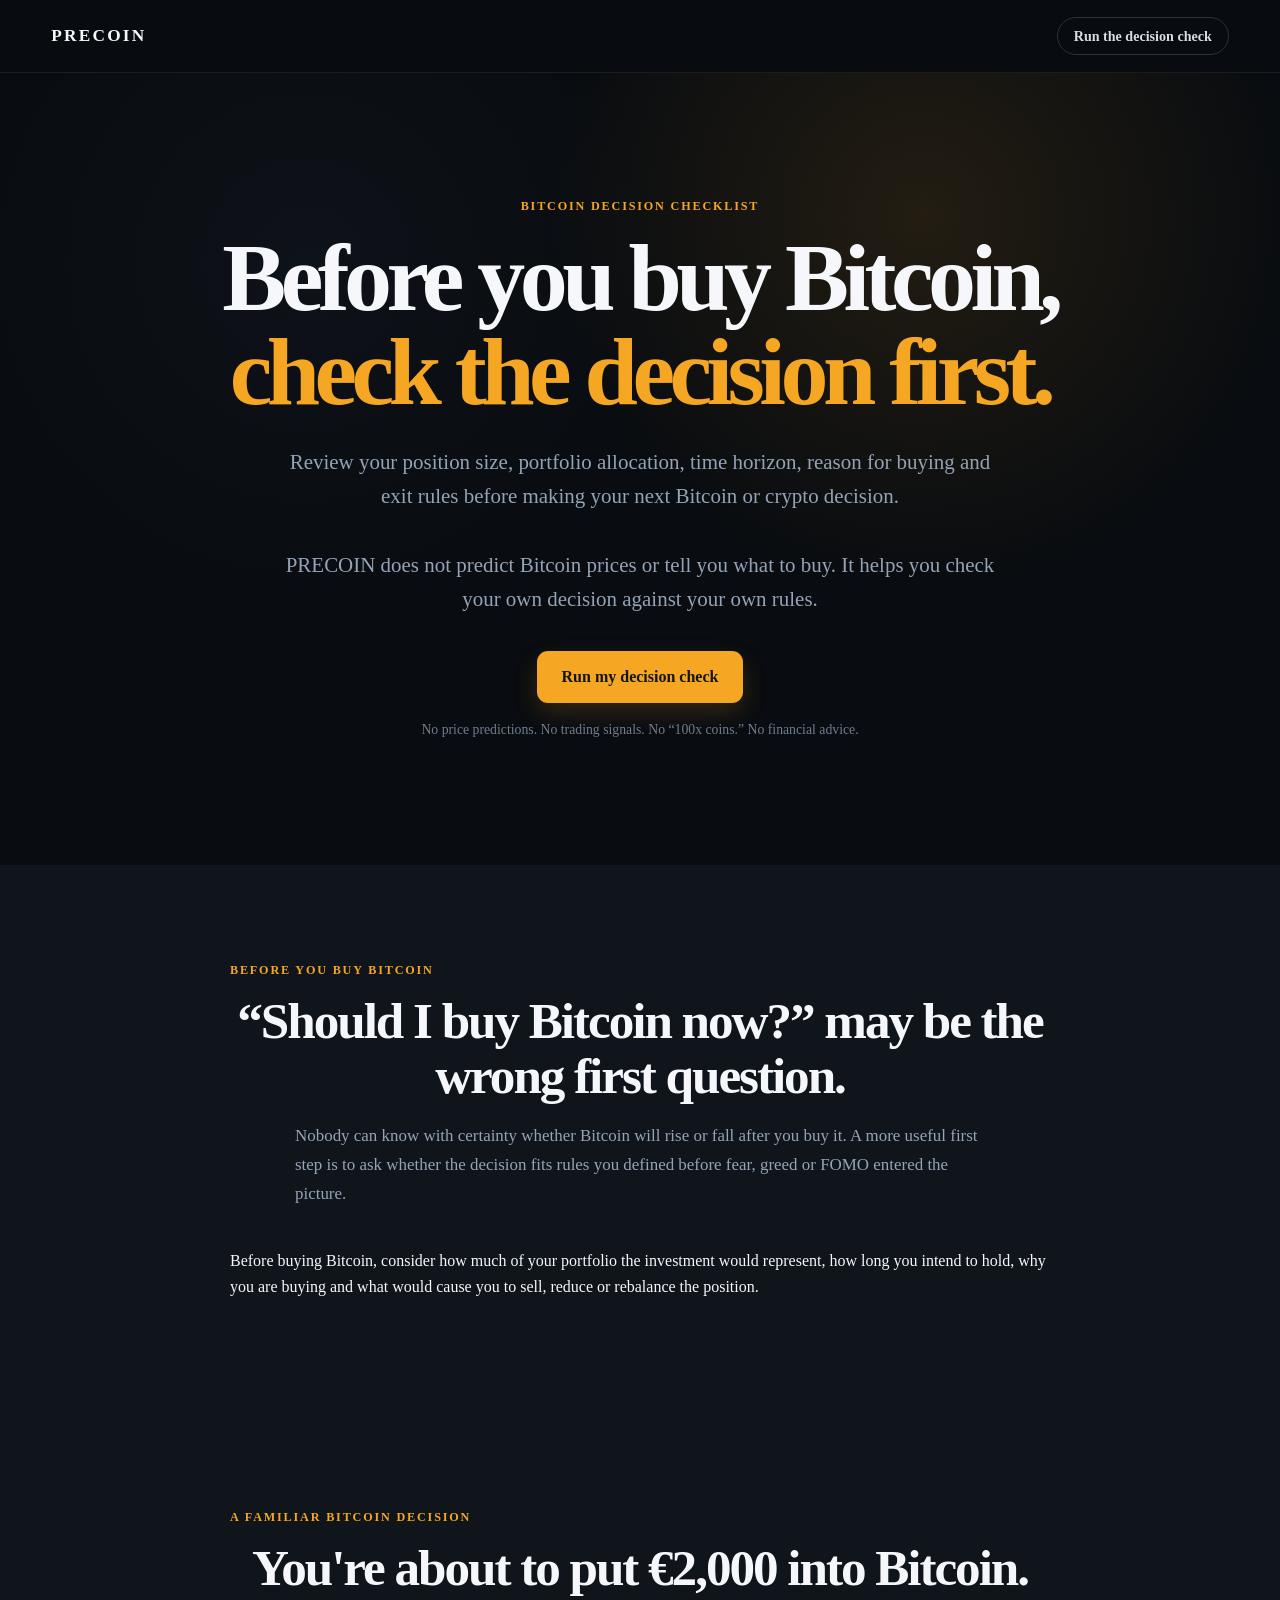
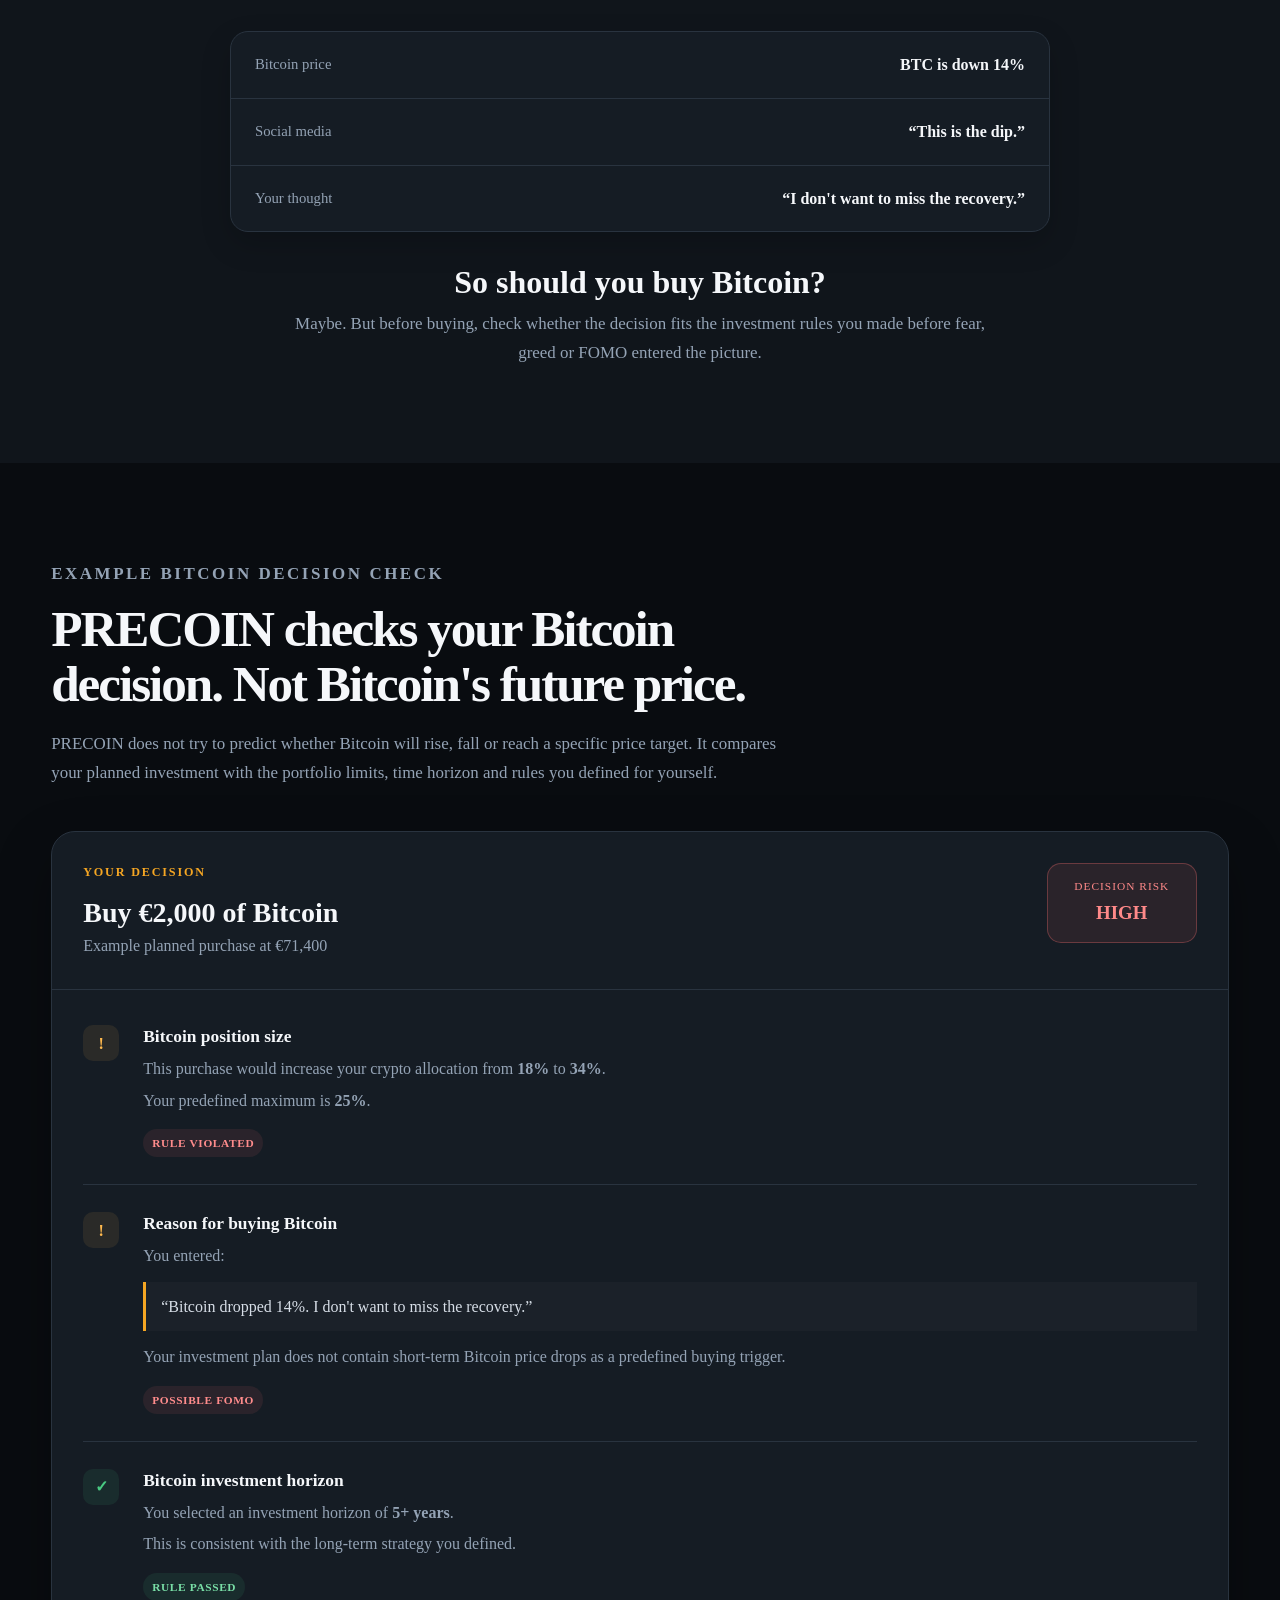
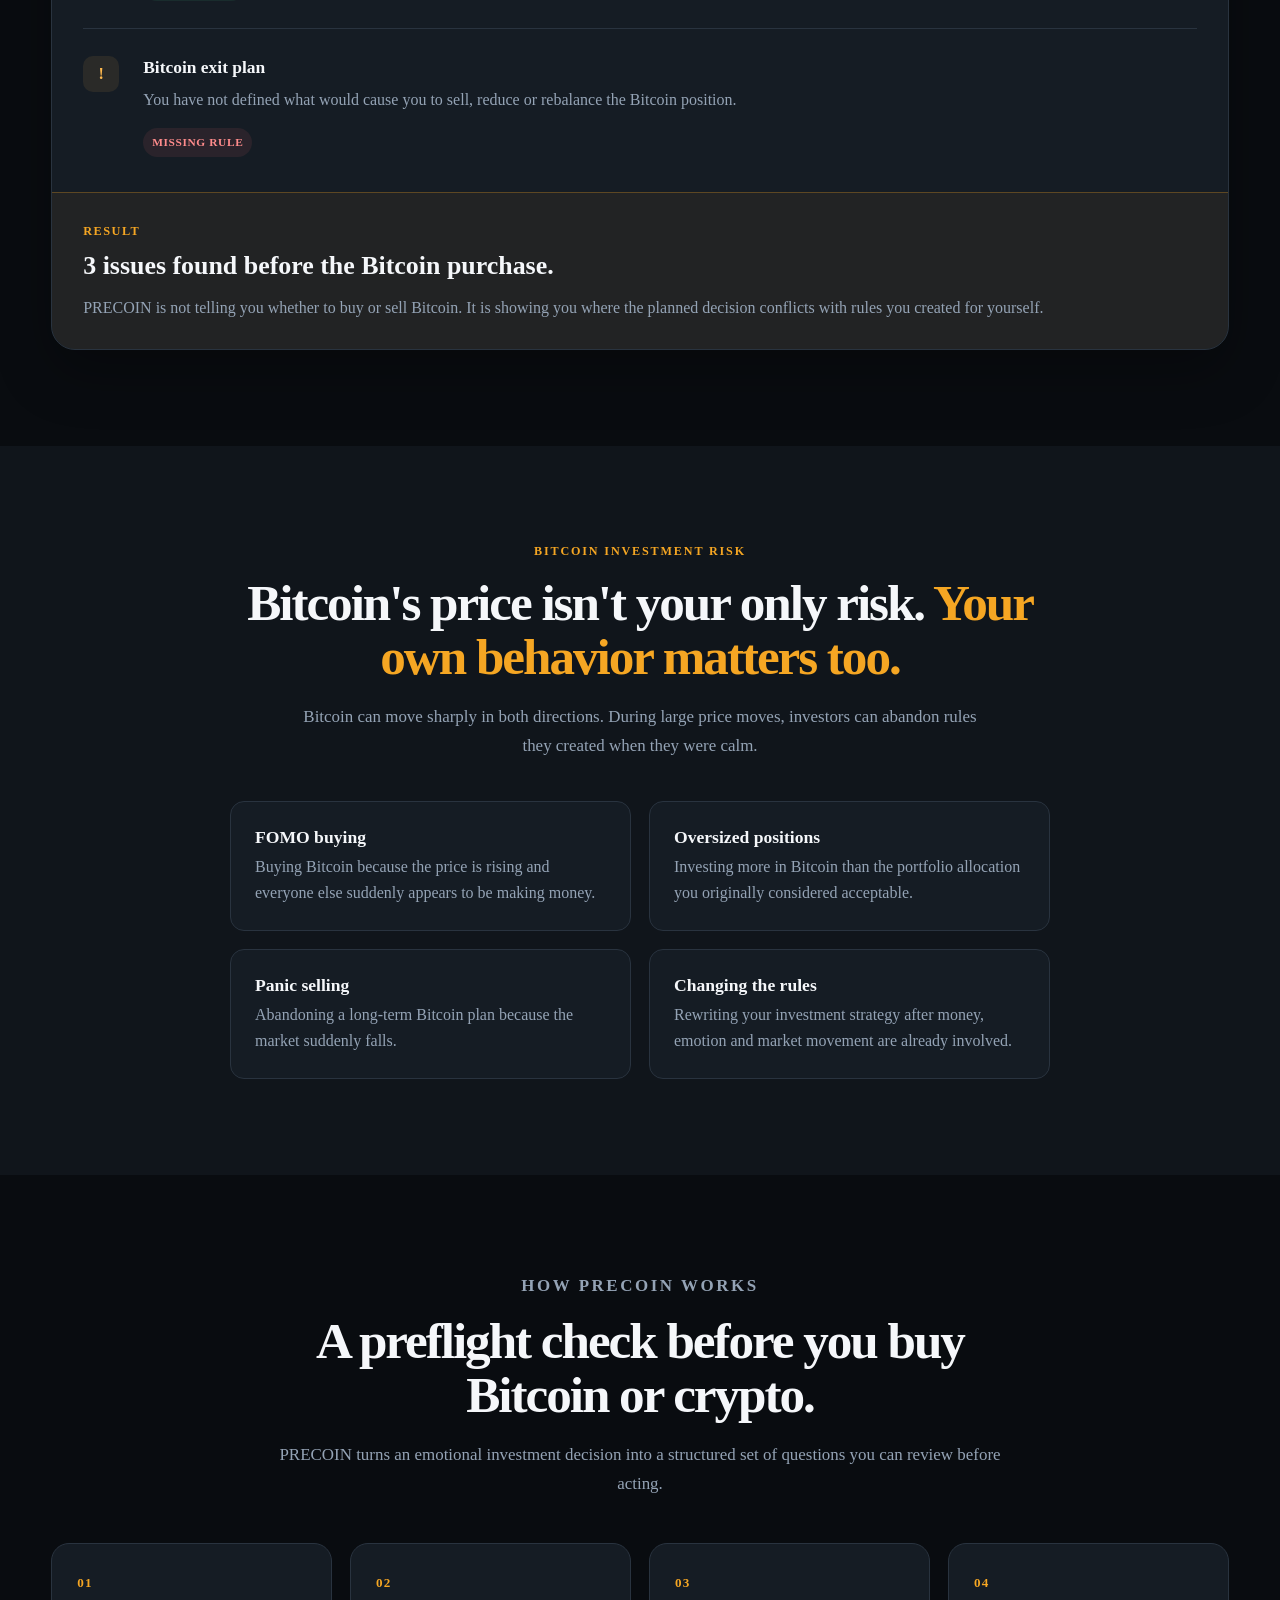
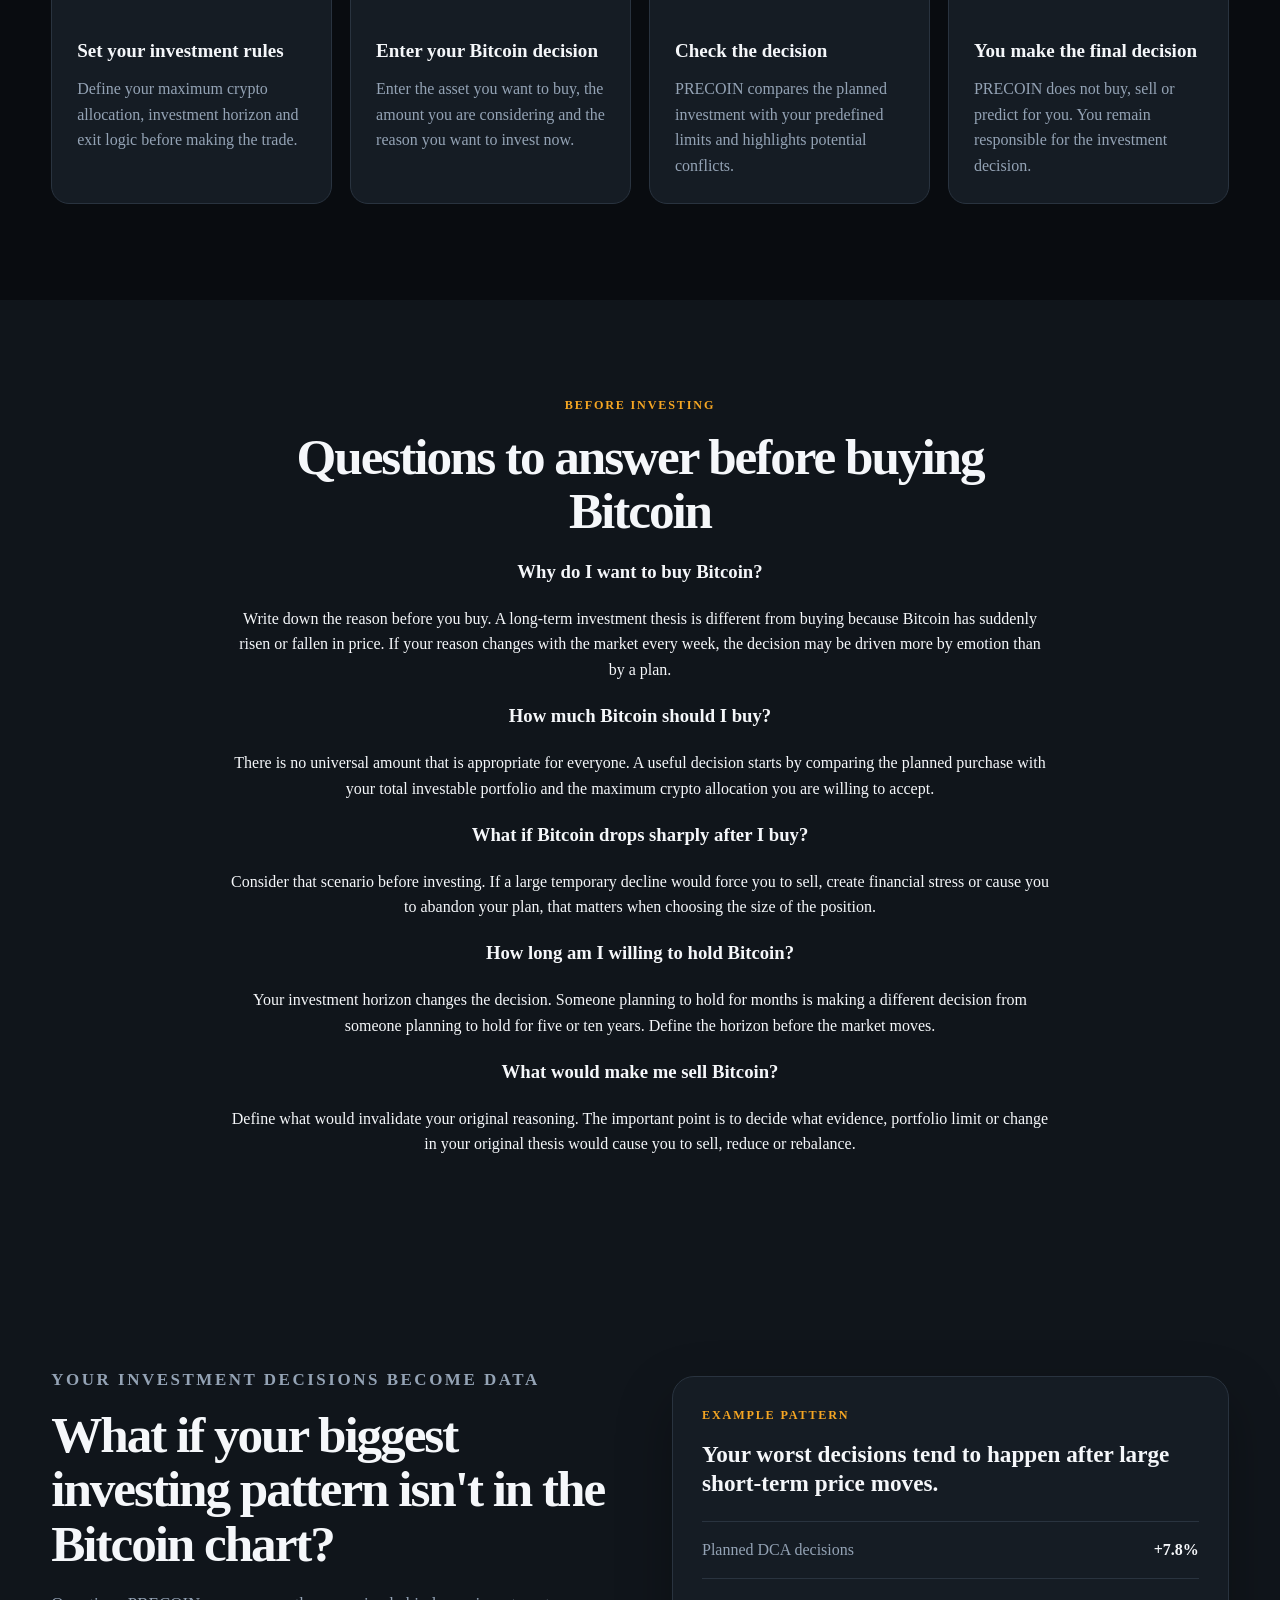
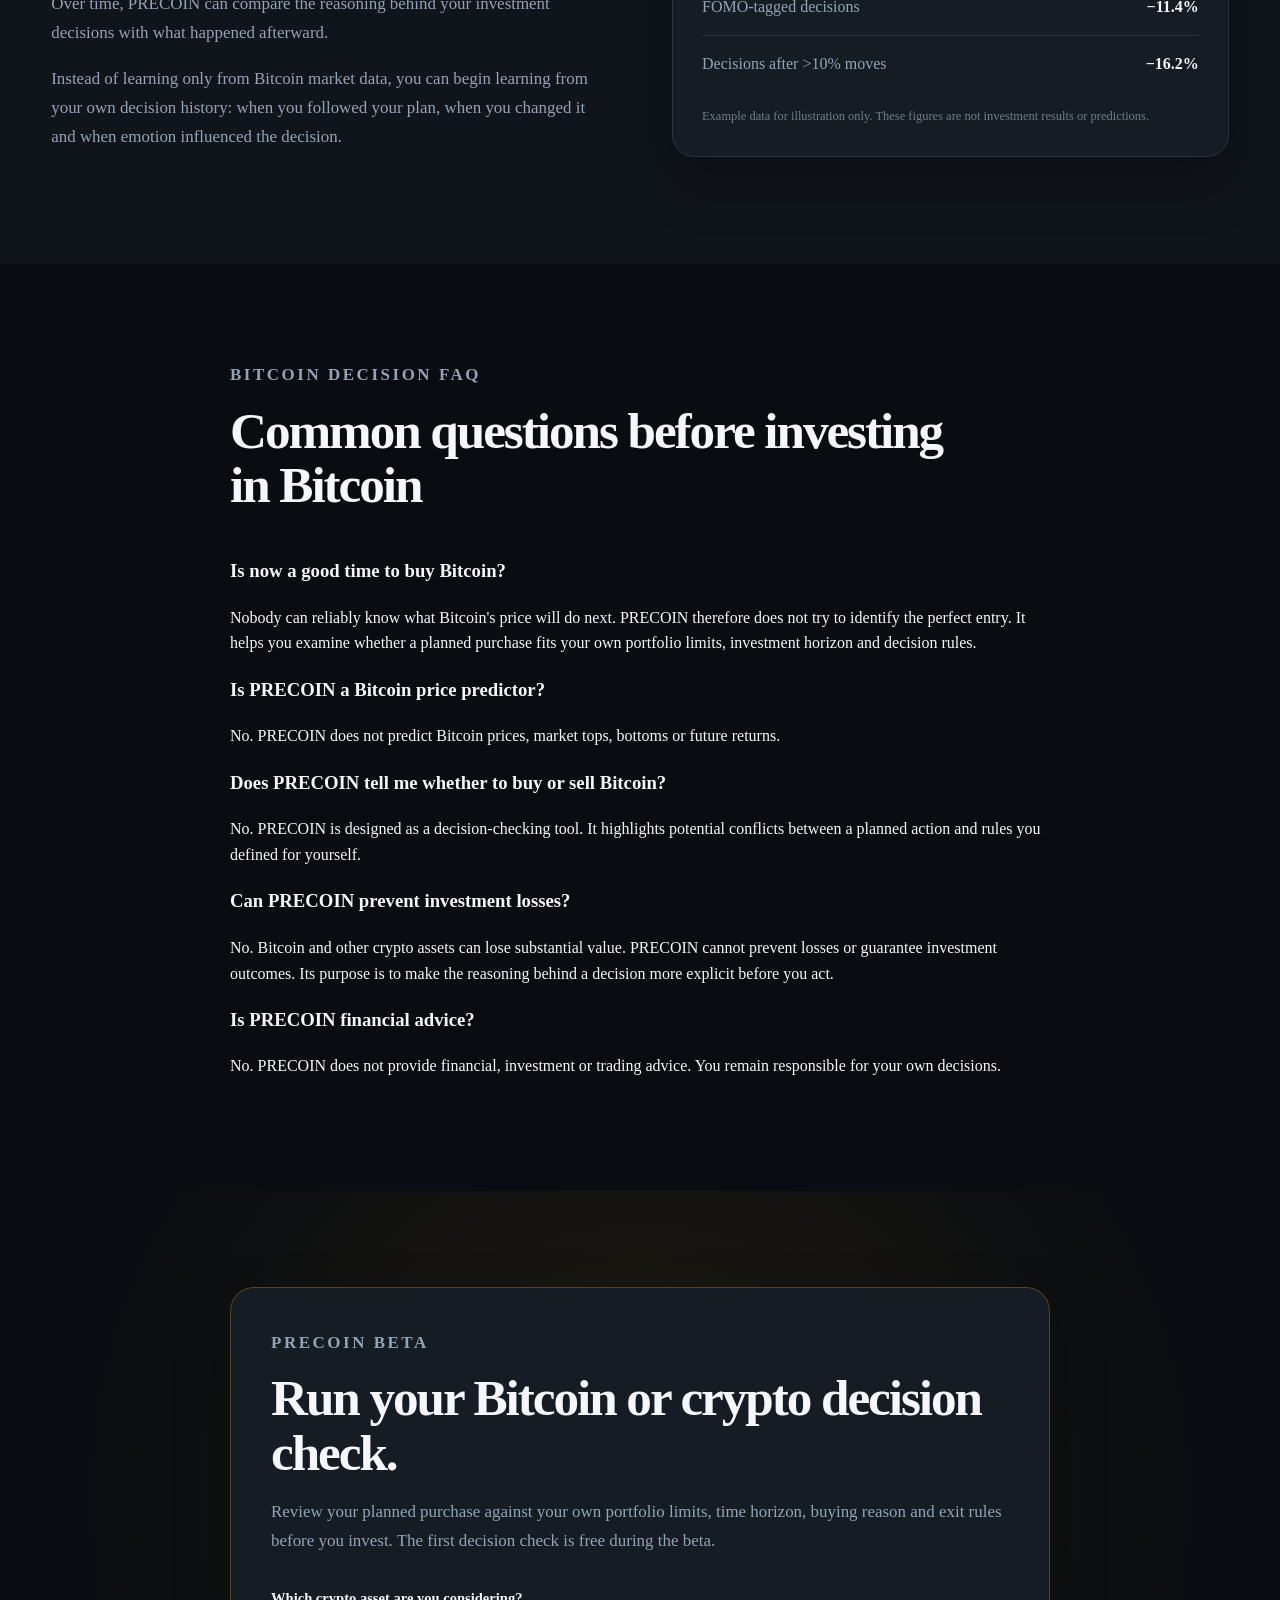
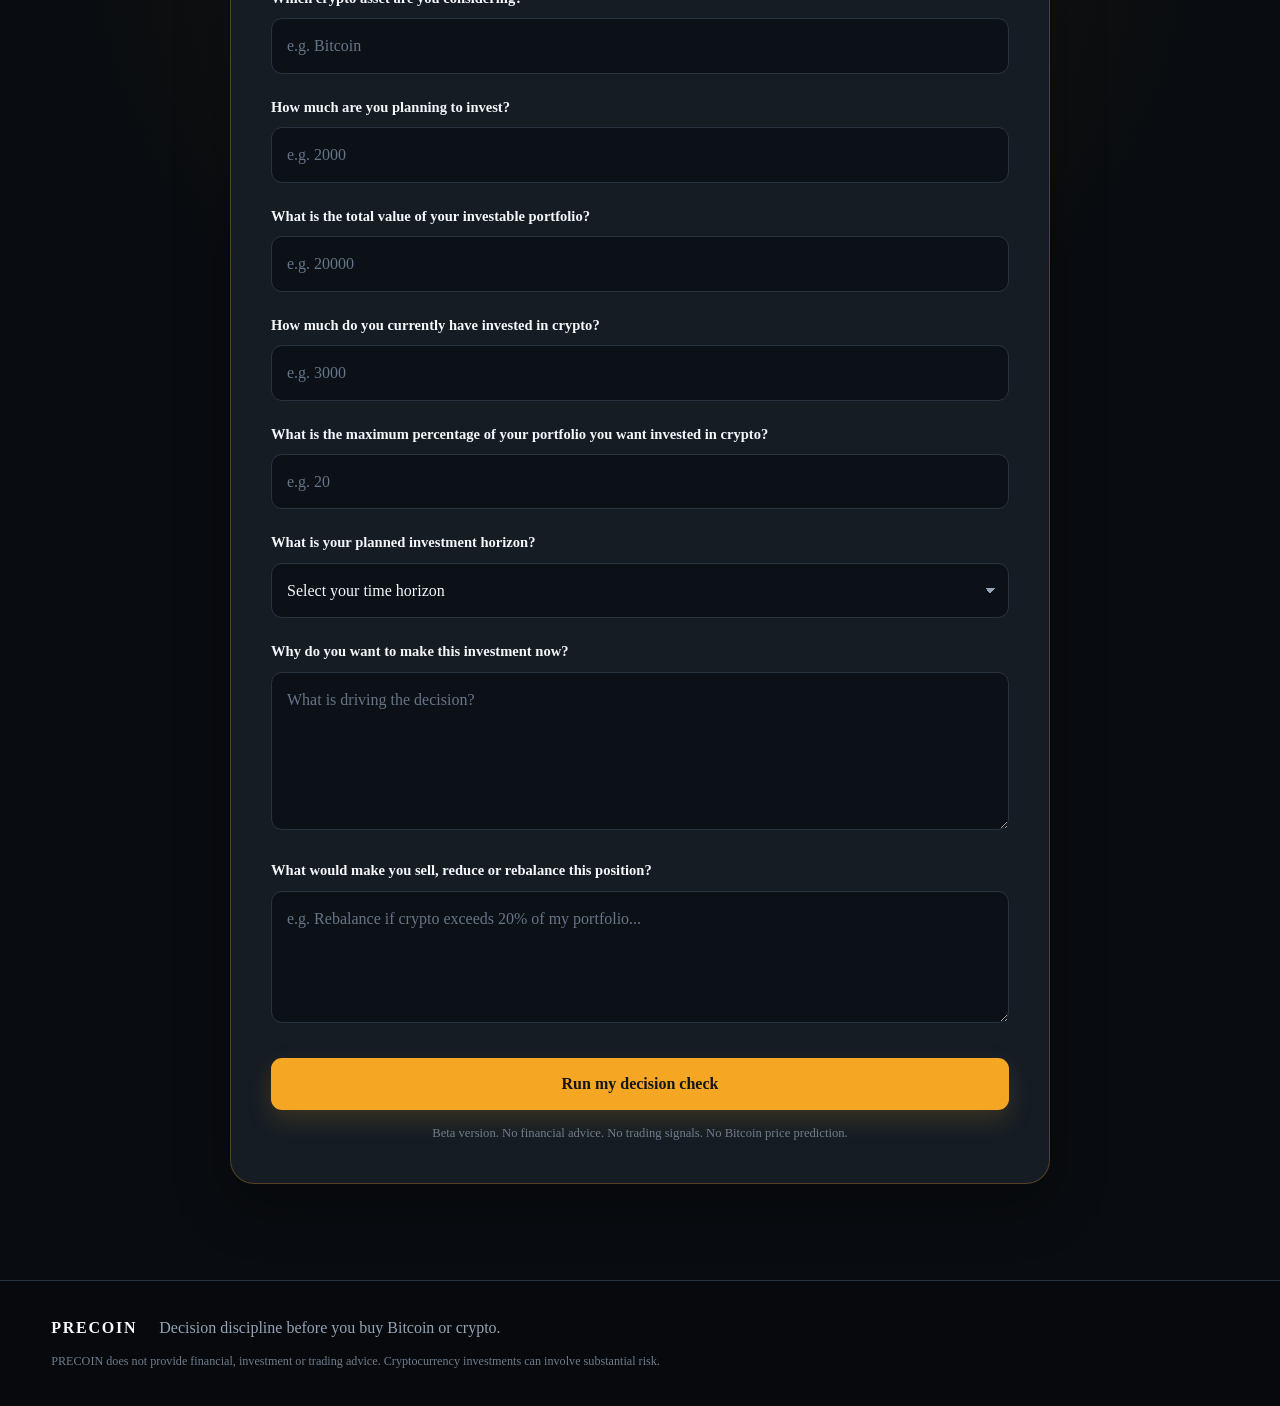
<file: index.html>
<!DOCTYPE html>
<html lang="en">

<head>

  <!-- =========================================================
       PRECOIN
       Google Ads Validation Landing Page
       ========================================================= -->

  <meta charset="UTF-8" />

  <meta
    name="viewport"
    content="width=device-width, initial-scale=1.0"
  />


  <!-- =========================================================
       SEO TITLE

       Primary intent:
       Bitcoin Decision Checklist

       Secondary intent:
       checking a Bitcoin decision before buying
  ========================================================== -->

  <title>
    Bitcoin Decision Checklist — Check Before You Buy | PRECOIN
  </title>


  <!-- =========================================================
       META DESCRIPTION
  ========================================================== -->

  <meta
    name="description"
    content="Use the PRECOIN Bitcoin Decision Checklist to review your position size, portfolio allocation, time horizon, buying reason and exit rules before you invest."
  />


  <!-- =========================================================
       ROBOTS
  ========================================================== -->

  <meta
    name="robots"
    content="index, follow, max-image-preview:large, max-snippet:-1, max-video-preview:-1"
  />


  <!-- =========================================================
       CANONICAL
  ========================================================== -->

  <link
    rel="canonical"
    href="https://gilbertperkmann.github.io/PRECOIN/"
  />


  <!-- =========================================================
       LANGUAGE
  ========================================================== -->

  <link
    rel="alternate"
    hreflang="en"
    href="https://gilbertperkmann.github.io/PRECOIN/"
  />

  <link
    rel="alternate"
    hreflang="x-default"
    href="https://gilbertperkmann.github.io/PRECOIN/"
  />


  <!-- =========================================================
       OPEN GRAPH
  ========================================================== -->

  <meta
    property="og:type"
    content="website"
  />

  <meta
    property="og:url"
    content="https://gilbertperkmann.github.io/PRECOIN/"
  />

  <meta
    property="og:title"
    content="Bitcoin Decision Checklist — Check Before You Buy | PRECOIN"
  />

  <meta
    property="og:description"
    content="Review your position size, allocation, time horizon, buying reason and exit rules before making a Bitcoin or crypto decision."
  />

  <meta
    property="og:site_name"
    content="PRECOIN"
  />


  <!-- =========================================================
       X / TWITTER
  ========================================================== -->

  <meta
    name="twitter:card"
    content="summary"
  />

  <meta
    name="twitter:title"
    content="Bitcoin Decision Checklist | PRECOIN"
  />

  <meta
    name="twitter:description"
    content="Review your own reasons, risk and rules before making your next Bitcoin or crypto decision."
  />


  <!-- =========================================================
       THEME COLOR
  ========================================================== -->

  <meta
    name="theme-color"
    content="#0b0b0b"
  />


  <!-- =========================================================
       FAVICON

       Bestehende funktionierende Lösung bleibt unangetastet.
  ========================================================== -->

  <link
    rel="icon"
    type="image/png"
    href="favicon.png?v=2"
  />


  <!-- =========================================================
       CSS
  ========================================================== -->

  <link
    rel="stylesheet"
    href="styles.css"
  />


  <!-- =========================================================
       STRUCTURED DATA
  ========================================================== -->

  <script type="application/ld+json">
  {
    "@context": "https://schema.org",
    "@graph": [
      {
        "@type": "WebPage",
        "@id": "https://gilbertperkmann.github.io/PRECOIN/#webpage",
        "url": "https://gilbertperkmann.github.io/PRECOIN/",
        "name": "Bitcoin Decision Checklist — Check Before You Buy | PRECOIN",
        "description": "PRECOIN is a Bitcoin and crypto decision checklist that helps investors review position size, portfolio allocation, time horizon, buying reasons and exit rules before investing.",
        "inLanguage": "en"
      },
      {
        "@type": "WebApplication",
        "@id": "https://gilbertperkmann.github.io/PRECOIN/#application",
        "name": "PRECOIN",
        "url": "https://gilbertperkmann.github.io/PRECOIN/",
        "description": "A pre-investment Bitcoin and crypto decision checklist.",
        "applicationCategory": "FinanceApplication",
        "operatingSystem": "Any",
        "browserRequirements": "Requires a modern web browser",
        "isAccessibleForFree": true
      }
    ]
  }
  </script>


  <!-- =========================================================
       GOOGLE ADS TAG
  ========================================================== -->

  <script
    async
    src="https://www.googletagmanager.com/gtag/js?id=AW-18393117263"
  ></script>

  <script>

    window.dataLayer = window.dataLayer || [];

    function gtag() {
      dataLayer.push(arguments);
    }

    gtag("js", new Date());

    gtag(
      "config",
      "AW-18393117263"
    );

  </script>


  <!-- =========================================================
       GOOGLE ADS PAGE-VIEW CONVERSION
  ========================================================== -->

  <script>

    gtag(
      "event",
      "conversion",
      {
        send_to: "AW-18393117263/x964CNzB4eIcEM_kwsJE",
        value: 1.0,
        currency: "EUR"
      }
    );

  </script>


  <!-- =========================================================
       PLAUSIBLE ANALYTICS
  ========================================================== -->

  <script
    async
    src="https://plausible.io/js/pa-YNaZ8hRILQKtbYapi4p0c.js"
  ></script>

  <script>

    window.plausible =
      window.plausible ||
      function () {

        (plausible.q = plausible.q || [])
          .push(arguments);

      };


    plausible.init =
      plausible.init ||
      function (options) {

        plausible.o =
          options || {};

      };


    plausible.init();

  </script>

</head>


<body>


  <!-- =========================================================
       ACCESSIBILITY
  ========================================================== -->

  <a
    href="#main-content"
    class="skip-link"
  >
    Skip to main content
  </a>


  <!-- =========================================================
       HEADER
  ========================================================== -->

  <header class="site-header">

    <div class="container header-inner">


      <a
        href="https://gilbertperkmann.github.io/PRECOIN/"
        class="brand"
        aria-label="PRECOIN home"
      >
        PRECOIN
      </a>


      <a
        href="#decision-check"
        class="header-cta"
      >
        Run the decision check
      </a>


    </div>

  </header>


  <!-- =========================================================
       MAIN
  ========================================================== -->

  <main id="main-content">


    <!-- =========================================================
         HERO

         Message Match:

         Search:
         Bitcoin Decision Checklist

         Ad:
         Bitcoin Decision Checklist

         Landing page:
         Bitcoin Decision Checklist
  ========================================================== -->

    <section
      class="hero"
      aria-labelledby="hero-title"
    >

      <div class="container hero-inner">


        <p class="eyebrow">
          BITCOIN DECISION CHECKLIST
        </p>


        <h1 id="hero-title">
          Before you buy Bitcoin,
          <span>
            check the decision first.
          </span>
        </h1>


        <p class="hero-text">

          Review your position size,
          portfolio allocation,
          time horizon,
          reason for buying
          and exit rules before making
          your next Bitcoin or crypto decision.

        </p>


        <p class="hero-text">

          PRECOIN does not predict Bitcoin prices
          or tell you what to buy.

          It helps you check your own decision
          against your own rules.

        </p>


        <a
          href="#decision-check"
          class="primary-button"
        >
          Run my decision check
        </a>


        <p class="hero-note">

          No price predictions.
          No trading signals.
          No “100x coins.”
          No financial advice.

        </p>


      </div>

    </section>


    <!-- =========================================================
         DIRECT SEARCH-INTENT ANSWER
  ========================================================== -->

    <section
      class="scenario-section"
      aria-labelledby="bitcoin-buy-question"
    >

      <div class="container narrow-container">


        <p class="section-label">
          BEFORE YOU BUY BITCOIN
        </p>


        <h2 id="bitcoin-buy-question">
          “Should I buy Bitcoin now?” may be the wrong first question.
        </h2>


        <p class="large-copy">

          Nobody can know with certainty
          whether Bitcoin will rise or fall
          after you buy it.

          A more useful first step is to ask
          whether the decision fits rules
          you defined before fear,
          greed or FOMO entered the picture.

        </p>


        <p>

          Before buying Bitcoin,
          consider how much of your portfolio
          the investment would represent,
          how long you intend to hold,
          why you are buying
          and what would cause you to sell,
          reduce or rebalance the position.

        </p>


      </div>

    </section>


    <!-- =========================================================
         REAL-WORLD EXAMPLE
  ========================================================== -->

    <section
      class="scenario-section"
      aria-labelledby="example-bitcoin-decision"
    >

      <div class="container narrow-container">


        <p class="section-label">
          A FAMILIAR BITCOIN DECISION
        </p>


        <h2 id="example-bitcoin-decision">
          You're about to put €2,000 into Bitcoin.
        </h2>


        <div class="scenario-card">


          <div class="scenario-row">

            <span class="scenario-key">
              Bitcoin price
            </span>

            <span class="scenario-value">
              BTC is down 14%
            </span>

          </div>


          <div class="scenario-row">

            <span class="scenario-key">
              Social media
            </span>

            <span class="scenario-value">
              “This is the dip.”
            </span>

          </div>


          <div class="scenario-row">

            <span class="scenario-key">
              Your thought
            </span>

            <span class="scenario-value">
              “I don't want to miss the recovery.”
            </span>

          </div>


        </div>


        <h3 class="scenario-question">
          So should you buy Bitcoin?
        </h3>


        <p class="scenario-answer">

          Maybe.

          But before buying,
          check whether the decision fits
          the investment rules you made
          before fear, greed or FOMO
          entered the picture.

        </p>


      </div>

    </section>


    <!-- =========================================================
         EXAMPLE DECISION CHECK
  ========================================================== -->

    <section
      class="report-section"
      aria-labelledby="example-report-title"
    >

      <div class="container">


        <div class="section-heading">


          <p class="section-label">
            EXAMPLE BITCOIN DECISION CHECK
          </p>


          <h2 id="example-report-title">

            PRECOIN checks your Bitcoin decision.
            Not Bitcoin's future price.

          </h2>


          <p>

            PRECOIN does not try to predict
            whether Bitcoin will rise,
            fall or reach a specific price target.

            It compares your planned investment
            with the portfolio limits,
            time horizon
            and rules you defined for yourself.

          </p>


        </div>


        <div class="report-card">


          <div class="report-top">


            <div>

              <p class="report-small-label">
                YOUR DECISION
              </p>

              <h3>
                Buy €2,000 of Bitcoin
              </h3>

              <p class="report-subtext">
                Example planned purchase at €71,400
              </p>

            </div>


            <div
              class="risk-badge risk-high"
              aria-label="Decision risk high"
            >

              <span>
                Decision risk
              </span>

              <strong>
                HIGH
              </strong>

            </div>


          </div>


          <div class="report-items">


            <!-- POSITION SIZE -->

            <article class="report-item warning">


              <div
                class="report-icon"
                aria-hidden="true"
              >
                !
              </div>


              <div>

                <h3>
                  Bitcoin position size
                </h3>

                <p>

                  This purchase would increase
                  your crypto allocation
                  from <strong>18%</strong>
                  to <strong>34%</strong>.

                </p>

                <p>

                  Your predefined maximum is
                  <strong>25%</strong>.

                </p>

                <span class="status-tag danger-tag">
                  Rule violated
                </span>

              </div>


            </article>


            <!-- BUYING REASON -->

            <article class="report-item warning">


              <div
                class="report-icon"
                aria-hidden="true"
              >
                !
              </div>


              <div>

                <h3>
                  Reason for buying Bitcoin
                </h3>

                <p>
                  You entered:
                </p>

                <blockquote>
                  “Bitcoin dropped 14%. I don't want to miss the recovery.”
                </blockquote>

                <p>

                  Your investment plan does not contain
                  short-term Bitcoin price drops
                  as a predefined buying trigger.

                </p>

                <span class="status-tag danger-tag">
                  Possible FOMO
                </span>

              </div>


            </article>


            <!-- TIME HORIZON -->

            <article class="report-item success">


              <div
                class="report-icon"
                aria-hidden="true"
              >
                ✓
              </div>


              <div>

                <h3>
                  Bitcoin investment horizon
                </h3>

                <p>

                  You selected an investment horizon of
                  <strong>5+ years</strong>.

                </p>

                <p>

                  This is consistent with
                  the long-term strategy you defined.

                </p>

                <span class="status-tag success-tag">
                  Rule passed
                </span>

              </div>


            </article>


            <!-- EXIT PLAN -->

            <article class="report-item warning">


              <div
                class="report-icon"
                aria-hidden="true"
              >
                !
              </div>


              <div>

                <h3>
                  Bitcoin exit plan
                </h3>

                <p>

                  You have not defined
                  what would cause you to sell,
                  reduce or rebalance
                  the Bitcoin position.

                </p>

                <span class="status-tag danger-tag">
                  Missing rule
                </span>

              </div>


            </article>


          </div>


          <div class="report-result">


            <p>
              RESULT
            </p>


            <h3>
              3 issues found before the Bitcoin purchase.
            </h3>


            <p>

              PRECOIN is not telling you
              whether to buy or sell Bitcoin.

              It is showing you where
              the planned decision conflicts
              with rules you created for yourself.

            </p>


          </div>


        </div>


      </div>

    </section>


    <!-- =========================================================
         BEHAVIORAL RISK
  ========================================================== -->

    <section
      class="risk-section"
      aria-labelledby="bitcoin-risk-title"
    >

      <div class="container narrow-container">


        <p class="section-label">
          BITCOIN INVESTMENT RISK
        </p>


        <h2 id="bitcoin-risk-title">

          Bitcoin's price isn't your only risk.

          <span>
            Your own behavior matters too.
          </span>

        </h2>


        <p class="large-copy">

          Bitcoin can move sharply
          in both directions.

          During large price moves,
          investors can abandon rules
          they created when they were calm.

        </p>


        <div class="behavior-grid">


          <article class="behavior-card">

            <h3>
              FOMO buying
            </h3>

            <p>

              Buying Bitcoin because the price is rising
              and everyone else suddenly appears
              to be making money.

            </p>

          </article>


          <article class="behavior-card">

            <h3>
              Oversized positions
            </h3>

            <p>

              Investing more in Bitcoin
              than the portfolio allocation
              you originally considered acceptable.

            </p>

          </article>


          <article class="behavior-card">

            <h3>
              Panic selling
            </h3>

            <p>

              Abandoning a long-term Bitcoin plan
              because the market suddenly falls.

            </p>

          </article>


          <article class="behavior-card">

            <h3>
              Changing the rules
            </h3>

            <p>

              Rewriting your investment strategy
              after money,
              emotion
              and market movement
              are already involved.

            </p>

          </article>


        </div>


      </div>

    </section>


    <!-- =========================================================
         HOW IT WORKS
  ========================================================== -->

    <section
      class="how-section"
      aria-labelledby="how-precoin-works"
    >

      <div class="container">


        <div class="section-heading centered">


          <p class="section-label">
            HOW PRECOIN WORKS
          </p>


          <h2 id="how-precoin-works">
            A preflight check before you buy Bitcoin or crypto.
          </h2>


          <p>

            PRECOIN turns an emotional investment decision
            into a structured set of questions
            you can review before acting.

          </p>


        </div>


        <div class="steps-grid">


          <article class="step-card">

            <span
              class="step-number"
              aria-hidden="true"
            >
              01
            </span>

            <h3>
              Set your investment rules
            </h3>

            <p>

              Define your maximum crypto allocation,
              investment horizon
              and exit logic
              before making the trade.

            </p>

          </article>


          <article class="step-card">

            <span
              class="step-number"
              aria-hidden="true"
            >
              02
            </span>

            <h3>
              Enter your Bitcoin decision
            </h3>

            <p>

              Enter the asset you want to buy,
              the amount you are considering
              and the reason you want to invest now.

            </p>

          </article>


          <article class="step-card">

            <span
              class="step-number"
              aria-hidden="true"
            >
              03
            </span>

            <h3>
              Check the decision
            </h3>

            <p>

              PRECOIN compares the planned investment
              with your predefined limits
              and highlights potential conflicts.

            </p>

          </article>


          <article class="step-card">

            <span
              class="step-number"
              aria-hidden="true"
            >
              04
            </span>

            <h3>
              You make the final decision
            </h3>

            <p>

              PRECOIN does not buy,
              sell
              or predict for you.

              You remain responsible
              for the investment decision.

            </p>

          </article>


        </div>


      </div>

    </section>


    <!-- =========================================================
         QUESTIONS BEFORE BUYING
  ========================================================== -->

    <section
      class="risk-section"
      aria-labelledby="questions-before-buying-bitcoin"
    >

      <div class="container narrow-container">


        <p class="section-label">
          BEFORE INVESTING
        </p>


        <h2 id="questions-before-buying-bitcoin">
          Questions to answer before buying Bitcoin
        </h2>


        <article>

          <h3>
            Why do I want to buy Bitcoin?
          </h3>

          <p>

            Write down the reason before you buy.

            A long-term investment thesis
            is different from buying
            because Bitcoin has suddenly risen
            or fallen in price.

            If your reason changes with the market
            every week,
            the decision may be driven more
            by emotion than by a plan.

          </p>

        </article>


        <article>

          <h3>
            How much Bitcoin should I buy?
          </h3>

          <p>

            There is no universal amount
            that is appropriate for everyone.

            A useful decision starts
            by comparing the planned purchase
            with your total investable portfolio
            and the maximum crypto allocation
            you are willing to accept.

          </p>

        </article>


        <article>

          <h3>
            What if Bitcoin drops sharply after I buy?
          </h3>

          <p>

            Consider that scenario before investing.

            If a large temporary decline
            would force you to sell,
            create financial stress
            or cause you to abandon your plan,
            that matters when choosing
            the size of the position.

          </p>

        </article>


        <article>

          <h3>
            How long am I willing to hold Bitcoin?
          </h3>

          <p>

            Your investment horizon changes the decision.

            Someone planning to hold for months
            is making a different decision
            from someone planning to hold
            for five or ten years.

            Define the horizon
            before the market moves.

          </p>

        </article>


        <article>

          <h3>
            What would make me sell Bitcoin?
          </h3>

          <p>

            Define what would invalidate
            your original reasoning.

            The important point is to decide
            what evidence,
            portfolio limit
            or change in your original thesis
            would cause you to sell,
            reduce
            or rebalance.

          </p>

        </article>


      </div>

    </section>


    <!-- =========================================================
         PERSONAL DECISION DATA
  ========================================================== -->

    <section
      class="data-section"
      aria-labelledby="decision-history-title"
    >

      <div class="container">


        <div class="data-layout">


          <div class="data-copy">


            <p class="section-label">
              YOUR INVESTMENT DECISIONS BECOME DATA
            </p>


            <h2 id="decision-history-title">

              What if your biggest investing pattern
              isn't in the Bitcoin chart?

            </h2>


            <p>

              Over time,
              PRECOIN can compare the reasoning
              behind your investment decisions
              with what happened afterward.

            </p>


            <p>

              Instead of learning only
              from Bitcoin market data,
              you can begin learning
              from your own decision history:

              when you followed your plan,
              when you changed it
              and when emotion influenced the decision.

            </p>


          </div>


          <div class="pattern-card">


            <p class="pattern-label">
              EXAMPLE PATTERN
            </p>


            <h3>

              Your worst decisions tend to happen
              after large short-term price moves.

            </h3>


            <div class="pattern-stat">

              <span>
                Planned DCA decisions
              </span>

              <strong>
                +7.8%
              </strong>

            </div>


            <div class="pattern-stat">

              <span>
                FOMO-tagged decisions
              </span>

              <strong>
                −11.4%
              </strong>

            </div>


            <div class="pattern-stat">

              <span>
                Decisions after &gt;10% moves
              </span>

              <strong>
                −16.2%
              </strong>

            </div>


            <p class="pattern-disclaimer">

              Example data for illustration only.

              These figures are not investment results
              or predictions.

            </p>


          </div>


        </div>


      </div>

    </section>


    <!-- =========================================================
         FAQ
  ========================================================== -->

    <section
      class="how-section"
      aria-labelledby="bitcoin-faq-title"
    >

      <div class="container narrow-container">


        <div class="section-heading">


          <p class="section-label">
            BITCOIN DECISION FAQ
          </p>


          <h2 id="bitcoin-faq-title">
            Common questions before investing in Bitcoin
          </h2>


        </div>


        <article>

          <h3>
            Is now a good time to buy Bitcoin?
          </h3>

          <p>

            Nobody can reliably know
            what Bitcoin's price will do next.

            PRECOIN therefore does not try
            to identify the perfect entry.

            It helps you examine
            whether a planned purchase fits
            your own portfolio limits,
            investment horizon
            and decision rules.

          </p>

        </article>


        <article>

          <h3>
            Is PRECOIN a Bitcoin price predictor?
          </h3>

          <p>

            No.

            PRECOIN does not predict Bitcoin prices,
            market tops,
            bottoms
            or future returns.

          </p>

        </article>


        <article>

          <h3>
            Does PRECOIN tell me whether to buy or sell Bitcoin?
          </h3>

          <p>

            No.

            PRECOIN is designed
            as a decision-checking tool.

            It highlights potential conflicts
            between a planned action
            and rules you defined for yourself.

          </p>

        </article>


        <article>

          <h3>
            Can PRECOIN prevent investment losses?
          </h3>

          <p>

            No.

            Bitcoin and other crypto assets
            can lose substantial value.

            PRECOIN cannot prevent losses
            or guarantee investment outcomes.

            Its purpose is to make
            the reasoning behind a decision
            more explicit before you act.

          </p>

        </article>


        <article>

          <h3>
            Is PRECOIN financial advice?
          </h3>

          <p>

            No.

            PRECOIN does not provide
            financial,
            investment
            or trading advice.

            You remain responsible
            for your own decisions.

          </p>

        </article>


      </div>

    </section>


    <!-- =========================================================
         PRIMARY VALIDATION ACTION
  ========================================================== -->

    <section
      class="cta-section"
      id="decision-check"
      aria-labelledby="decision-check-title"
    >

      <div class="container narrow-container">


        <div class="cta-box">


          <p class="section-label">
            PRECOIN BETA
          </p>


          <h2 id="decision-check-title">
            Run your Bitcoin or crypto decision check.
          </h2>


          <p>

            Review your planned purchase
            against your own portfolio limits,
            time horizon,
            buying reason
            and exit rules before you invest.

            The first decision check
            is free during the beta.

          </p>


          <form
            id="precoinForm"
            class="precoin-form"
          >


            <!-- ASSET -->

            <div class="form-group">

              <label for="asset">
                Which crypto asset are you considering?
              </label>

              <input
                type="text"
                id="asset"
                name="asset"
                placeholder="e.g. Bitcoin"
                autocomplete="off"
                required
              />

            </div>


            <!-- AMOUNT -->

            <div class="form-group">

              <label for="amount">
                How much are you planning to invest?
              </label>

              <input
                type="number"
                id="amount"
                name="amount"
                placeholder="e.g. 2000"
                min="1"
                step="any"
                inputmode="decimal"
                required
              />

            </div>


            <!-- PORTFOLIO VALUE -->

            <div class="form-group">

              <label for="portfolioValue">
                What is the total value of your investable portfolio?
              </label>

              <input
                type="number"
                id="portfolioValue"
                name="portfolioValue"
                placeholder="e.g. 20000"
                min="1"
                step="any"
                inputmode="decimal"
                required
              />

            </div>


            <!-- CURRENT CRYPTO VALUE -->

            <div class="form-group">

              <label for="currentCryptoValue">
                How much do you currently have invested in crypto?
              </label>

              <input
                type="number"
                id="currentCryptoValue"
                name="currentCryptoValue"
                placeholder="e.g. 3000"
                min="0"
                step="any"
                inputmode="decimal"
                required
              />

            </div>


            <!-- MAX ALLOCATION -->

            <div class="form-group">

              <label for="maxCryptoAllocation">

                What is the maximum percentage
                of your portfolio
                you want invested in crypto?

              </label>

              <input
                type="number"
                id="maxCryptoAllocation"
                name="maxCryptoAllocation"
                placeholder="e.g. 20"
                min="1"
                max="100"
                step="1"
                inputmode="numeric"
                required
              />

            </div>


            <!-- TIME HORIZON -->

            <div class="form-group">

              <label for="timeHorizon">
                What is your planned investment horizon?
              </label>

              <select
                id="timeHorizon"
                name="timeHorizon"
                required
              >

                <option
                  value=""
                  disabled
                  selected
                >
                  Select your time horizon
                </option>

                <option value="less-than-1-year">
                  Less than 1 year
                </option>

                <option value="1-3-years">
                  1–3 years
                </option>

                <option value="3-5-years">
                  3–5 years
                </option>

                <option value="5-plus-years">
                  5+ years
                </option>

              </select>

            </div>


            <!-- BUYING REASON -->

            <div class="form-group">

              <label for="reason">
                Why do you want to make this investment now?
              </label>

              <textarea
                id="reason"
                name="reason"
                rows="5"
                placeholder="What is driving the decision?"
                required
              ></textarea>

            </div>


            <!-- EXIT RULE -->

            <div class="form-group">

              <label for="exitRule">
                What would make you sell, reduce or rebalance this position?
              </label>

              <textarea
                id="exitRule"
                name="exitRule"
                rows="4"
                placeholder="e.g. Rebalance if crypto exceeds 20% of my portfolio..."
                required
              ></textarea>

            </div>


            <button
              type="submit"
              class="primary-button form-button"
            >
              Run my decision check
            </button>


            <p class="form-note">

              Beta version.
              No financial advice.
              No trading signals.
              No Bitcoin price prediction.

            </p>


          </form>


          <div
            id="formSuccess"
            class="form-success"
            aria-live="polite"
            hidden
          >

            <strong>
              Decision received.
            </strong>

            <p>
              Your PRECOIN beta check is ready for the next step.
            </p>

          </div>


        </div>


      </div>

    </section>


  </main>


  <!-- =========================================================
       FOOTER
  ========================================================== -->

  <footer class="site-footer">

    <div class="container footer-inner">


      <strong>
        PRECOIN
      </strong>


      <p>
        Decision discipline before you buy Bitcoin or crypto.
      </p>


      <p class="footer-disclaimer">

        PRECOIN does not provide financial,
        investment
        or trading advice.

        Cryptocurrency investments
        can involve substantial risk.

      </p>


    </div>

  </footer>


  <!-- =========================================================
       JAVASCRIPT
  ========================================================== -->

  <script
    src="javascript.js"
    defer
  ></script>


</body>

</html>
</file>
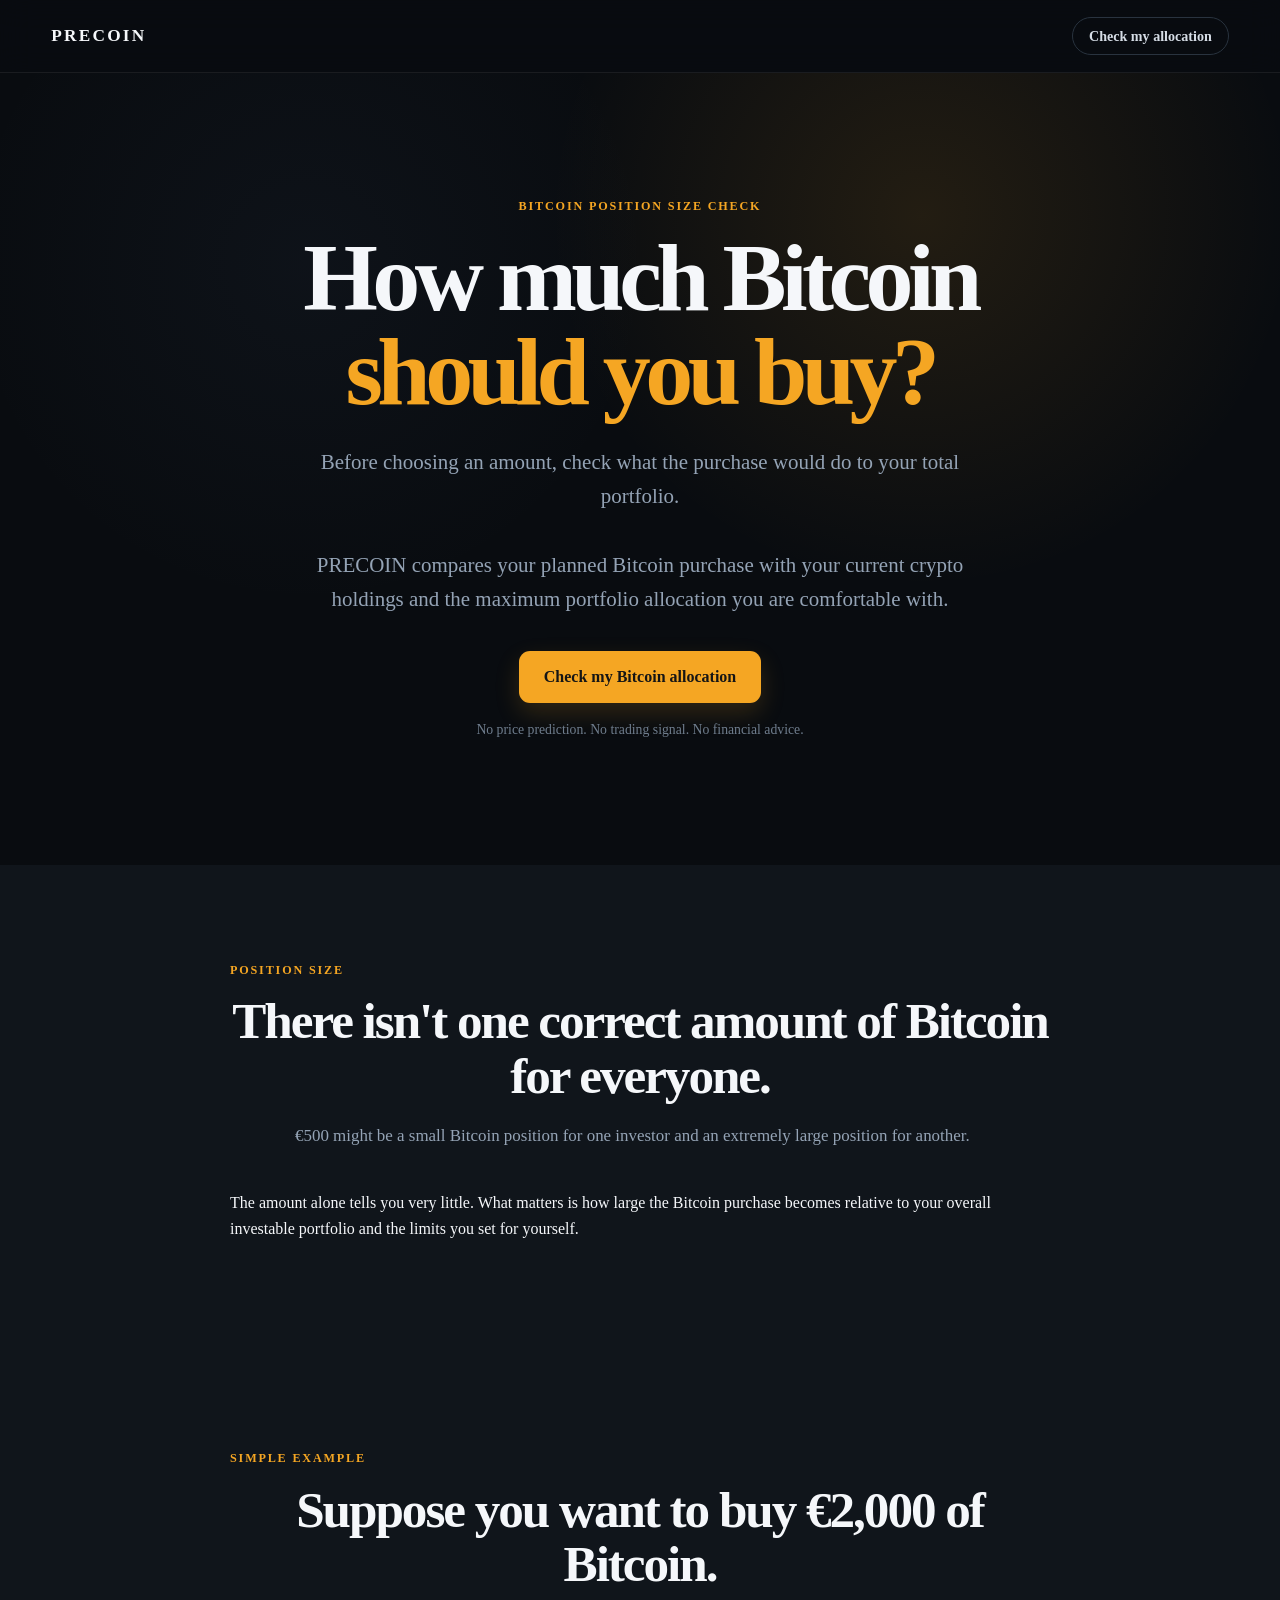
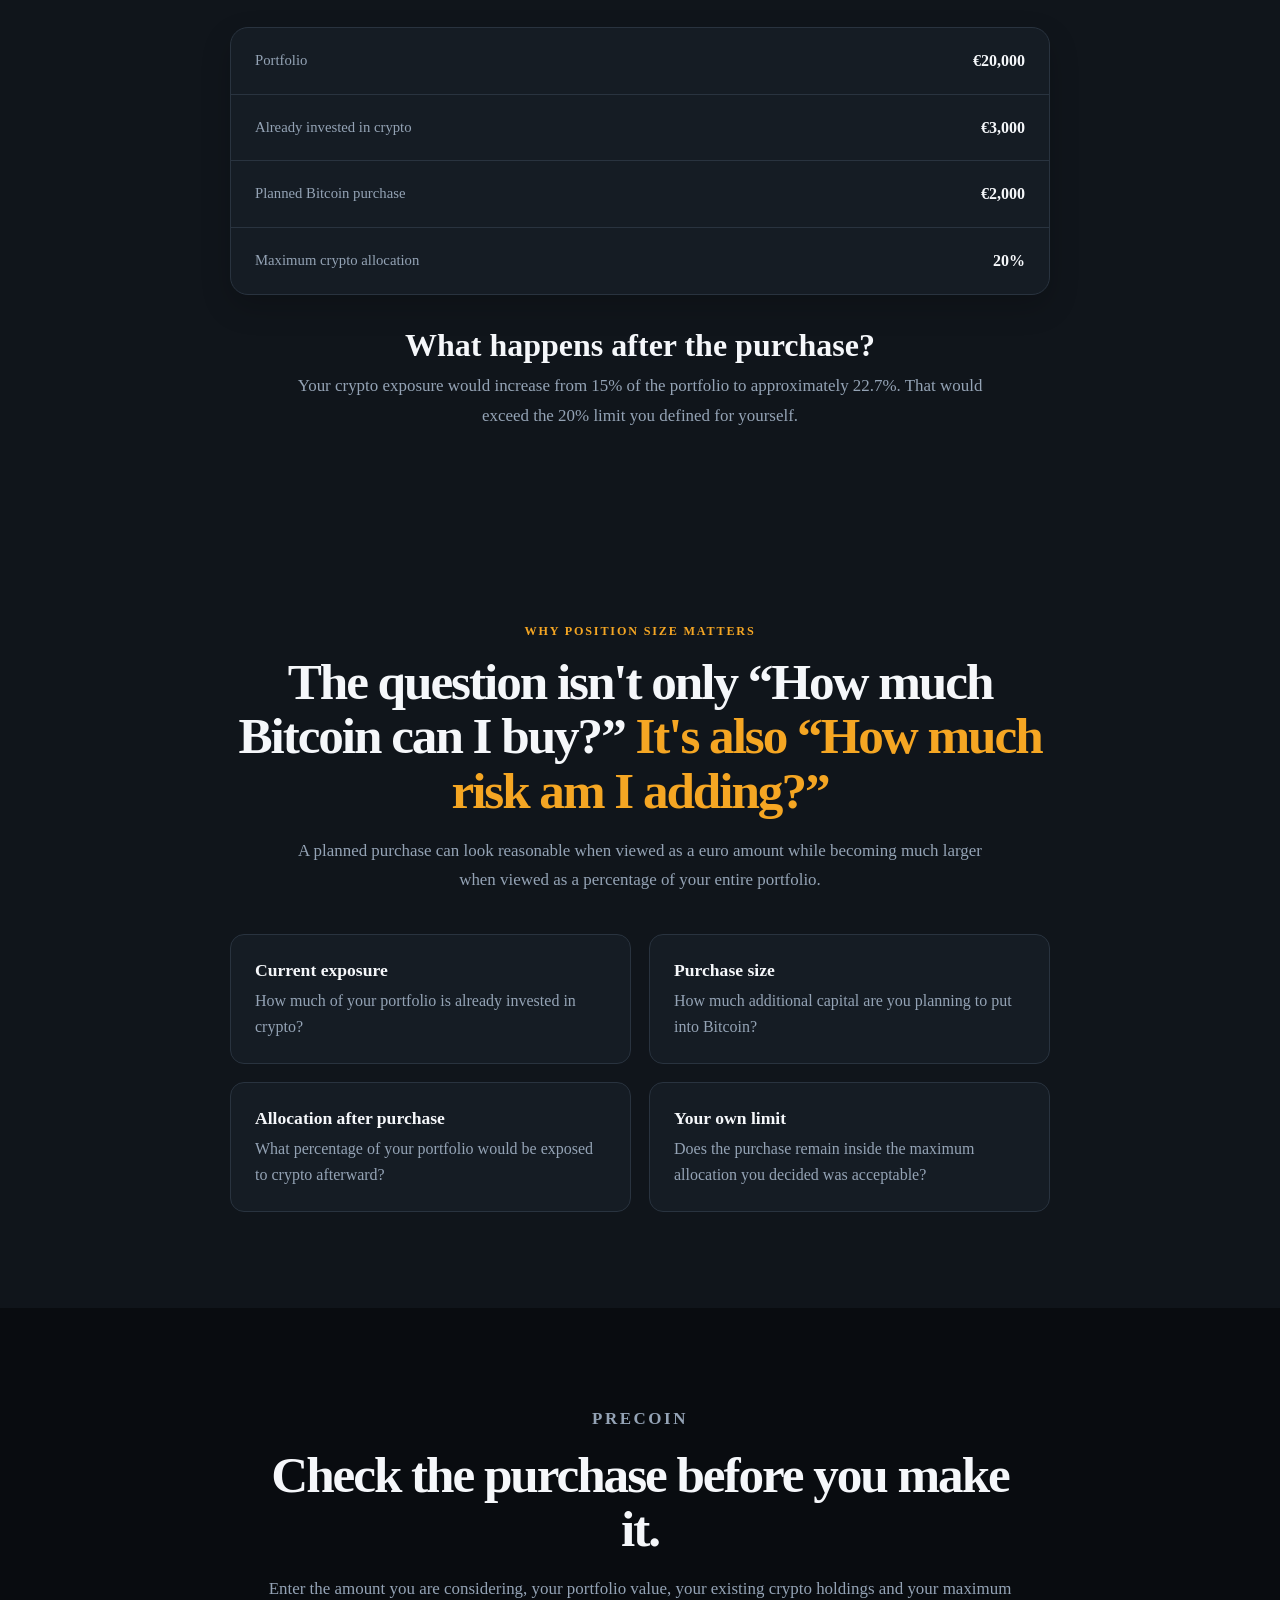
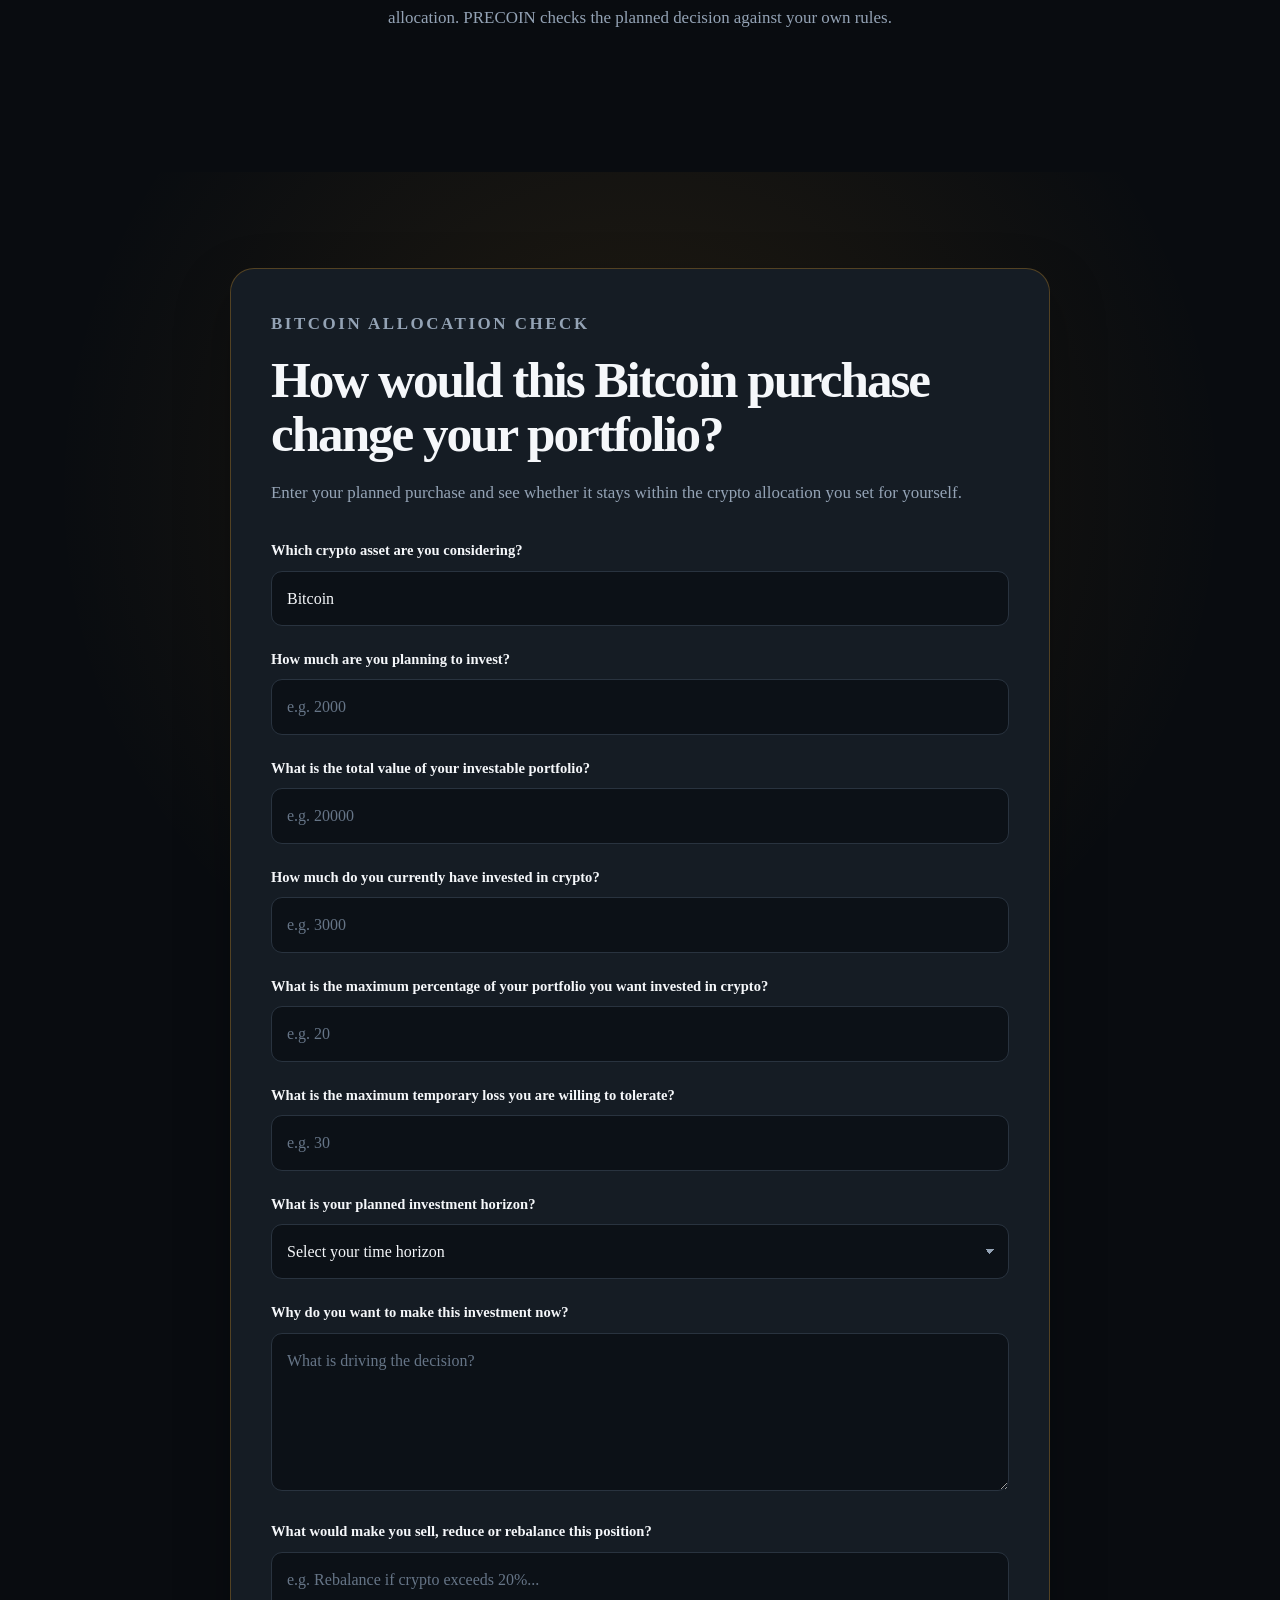
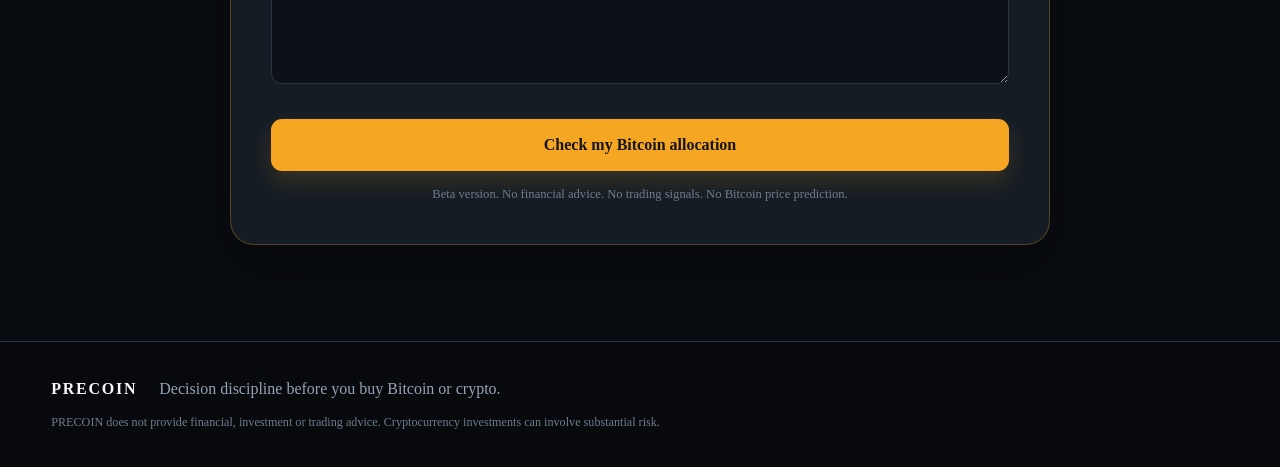
<file: how-much-bitcoin/index.html>
<!DOCTYPE html>
<html lang="en">

<head>

  <meta charset="UTF-8">

  <meta
    name="viewport"
    content="width=device-width, initial-scale=1.0"
  >

  <!-- =========================================================
       LANDING PAGE 2
       Search intent: How much Bitcoin should I buy?
  ========================================================== -->

  <title>
    How Much Bitcoin Should I Buy? Check Your Allocation | PRECOIN
  </title>

  <meta
    name="description"
    content="How much Bitcoin should you buy? Check how a planned Bitcoin purchase would change your portfolio allocation before you invest."
  >

  <meta
    name="robots"
    content="index, follow"
  >

  <link
    rel="canonical"
    href="https://gilbertperkmann.github.io/PRECOIN/how-much-bitcoin/"
  >

  <!-- =========================================================
       IMPORTANT:
       ../ means: go one folder back
  ========================================================== -->

  <link
    rel="icon"
    type="image/png"
    href="../favicon.png?v=2"
  >

  <link
    rel="stylesheet"
    href="../styles.css"
  >


  <!-- =========================================================
       GOOGLE ADS
  ========================================================== -->

  <script
    async
    src="https://www.googletagmanager.com/gtag/js?id=AW-18393117263"
  ></script>

  <script>

    window.dataLayer = window.dataLayer || [];

    function gtag() {
      dataLayer.push(arguments);
    }

    gtag("js", new Date());

    gtag(
      "config",
      "AW-18393117263"
    );

  </script>


  <!-- =========================================================
       PLAUSIBLE
  ========================================================== -->

  <script
    async
    src="https://plausible.io/js/pa-YNaZ8hRILQKtbYapi4p0c.js"
  ></script>

  <script>

    window.plausible =
      window.plausible ||
      function () {

        (plausible.q = plausible.q || [])
          .push(arguments);

      };

    plausible.init =
      plausible.init ||
      function (options) {

        plausible.o = options || {};

      };

    plausible.init();

  </script>

</head>


<body>


  <!-- =========================================================
       HEADER
  ========================================================== -->

  <header class="site-header">

    <div class="container header-inner">

      <a
        href="../"
        class="brand"
      >
        PRECOIN
      </a>

      <a
        href="#decision-check"
        class="header-cta"
      >
        Check my allocation
      </a>

    </div>

  </header>


  <main id="main-content">


    <!-- =========================================================
         HERO
         
         THIS IS THE IMPORTANT DIFFERENCE.
         
         The visitor searched:
         "How much Bitcoin should I buy?"
         
         Therefore we answer THAT question immediately.
    ========================================================== -->

    <section class="hero">

      <div class="container hero-inner">

        <p class="eyebrow">
          BITCOIN POSITION SIZE CHECK
        </p>

        <h1>

          How much Bitcoin
          <span>
            should you buy?
          </span>

        </h1>

        <p class="hero-text">

          Before choosing an amount,
          check what the purchase would do
          to your total portfolio.

        </p>

        <p class="hero-text">

          PRECOIN compares your planned Bitcoin purchase
          with your current crypto holdings
          and the maximum portfolio allocation
          you are comfortable with.

        </p>

        <a
          href="#decision-check"
          class="primary-button"
        >
          Check my Bitcoin allocation
        </a>

        <p class="hero-note">

          No price prediction.
          No trading signal.
          No financial advice.

        </p>

      </div>

    </section>


    <!-- =========================================================
         SEARCH INTENT ANSWER
    ========================================================== -->

    <section class="scenario-section">

      <div class="container narrow-container">

        <p class="section-label">
          POSITION SIZE
        </p>

        <h2>
          There isn't one correct amount of Bitcoin for everyone.
        </h2>

        <p class="large-copy">

          €500 might be a small Bitcoin position
          for one investor
          and an extremely large position
          for another.

        </p>

        <p>

          The amount alone tells you very little.

          What matters is how large the Bitcoin purchase
          becomes relative to your overall investable portfolio
          and the limits you set for yourself.

        </p>

      </div>

    </section>


    <!-- =========================================================
         EXAMPLE
    ========================================================== -->

    <section class="scenario-section">

      <div class="container narrow-container">

        <p class="section-label">
          SIMPLE EXAMPLE
        </p>

        <h2>
          Suppose you want to buy €2,000 of Bitcoin.
        </h2>

        <div class="scenario-card">

          <div class="scenario-row">

            <span class="scenario-key">
              Portfolio
            </span>

            <span class="scenario-value">
              €20,000
            </span>

          </div>


          <div class="scenario-row">

            <span class="scenario-key">
              Already invested in crypto
            </span>

            <span class="scenario-value">
              €3,000
            </span>

          </div>


          <div class="scenario-row">

            <span class="scenario-key">
              Planned Bitcoin purchase
            </span>

            <span class="scenario-value">
              €2,000
            </span>

          </div>


          <div class="scenario-row">

            <span class="scenario-key">
              Maximum crypto allocation
            </span>

            <span class="scenario-value">
              20%
            </span>

          </div>

        </div>


        <h3 class="scenario-question">
          What happens after the purchase?
        </h3>

        <p class="scenario-answer">

          Your crypto exposure would increase
          from 15% of the portfolio
          to approximately 22.7%.

          That would exceed
          the 20% limit you defined for yourself.

        </p>

      </div>

    </section>


    <!-- =========================================================
         WHY THIS MATTERS
    ========================================================== -->

    <section class="risk-section">

      <div class="container narrow-container">

        <p class="section-label">
          WHY POSITION SIZE MATTERS
        </p>

        <h2>

          The question isn't only
          “How much Bitcoin can I buy?”

          <span>
            It's also “How much risk am I adding?”
          </span>

        </h2>

        <p class="large-copy">

          A planned purchase can look reasonable
          when viewed as a euro amount
          while becoming much larger
          when viewed as a percentage
          of your entire portfolio.

        </p>


        <div class="behavior-grid">


          <article class="behavior-card">

            <h3>
              Current exposure
            </h3>

            <p>
              How much of your portfolio
              is already invested in crypto?
            </p>

          </article>


          <article class="behavior-card">

            <h3>
              Purchase size
            </h3>

            <p>
              How much additional capital
              are you planning to put into Bitcoin?
            </p>

          </article>


          <article class="behavior-card">

            <h3>
              Allocation after purchase
            </h3>

            <p>
              What percentage of your portfolio
              would be exposed to crypto afterward?
            </p>

          </article>


          <article class="behavior-card">

            <h3>
              Your own limit
            </h3>

            <p>
              Does the purchase remain inside
              the maximum allocation
              you decided was acceptable?
            </p>

          </article>


        </div>

      </div>

    </section>


    <!-- =========================================================
         BRIDGE INTO PRECOIN
    ========================================================== -->

    <section class="how-section">

      <div class="container">

        <div class="section-heading centered">

          <p class="section-label">
            PRECOIN
          </p>

          <h2>
            Check the purchase before you make it.
          </h2>

          <p>

            Enter the amount you are considering,
            your portfolio value,
            your existing crypto holdings
            and your maximum allocation.

            PRECOIN checks the planned decision
            against your own rules.

          </p>

        </div>

      </div>

    </section>


    <!-- =========================================================
         SAME PRODUCT
         DIFFERENT ENTRY POINT
    ========================================================== -->

    <section
      class="cta-section"
      id="decision-check"
    >

      <div class="container narrow-container">

        <div class="cta-box">

          <p class="section-label">
            BITCOIN ALLOCATION CHECK
          </p>

          <h2>
            How would this Bitcoin purchase change your portfolio?
          </h2>

          <p>

            Enter your planned purchase
            and see whether it stays
            within the crypto allocation
            you set for yourself.

          </p>


          <form
            id="precoinForm"
            class="precoin-form"
          >


            <div class="form-group">

              <label for="asset">
                Which crypto asset are you considering?
              </label>

              <input
                type="text"
                id="asset"
                name="asset"
                value="Bitcoin"
                required
              >

            </div>


            <div class="form-group">

              <label for="amount">
                How much are you planning to invest?
              </label>

              <input
                type="number"
                id="amount"
                name="amount"
                placeholder="e.g. 2000"
                min="1"
                step="any"
                required
              >

            </div>


            <div class="form-group">

              <label for="portfolioValue">
                What is the total value of your investable portfolio?
              </label>

              <input
                type="number"
                id="portfolioValue"
                name="portfolioValue"
                placeholder="e.g. 20000"
                min="1"
                step="any"
                required
              >

            </div>


            <div class="form-group">

              <label for="currentCryptoValue">
                How much do you currently have invested in crypto?
              </label>

              <input
                type="number"
                id="currentCryptoValue"
                name="currentCryptoValue"
                placeholder="e.g. 3000"
                min="0"
                step="any"
                required
              >

            </div>






            <div class="form-group">

              <label for="maxCryptoAllocation">

                What is the maximum percentage
                of your portfolio
                you want invested in crypto?

              </label>

              <input
                type="number"
                id="maxCryptoAllocation"
                name="maxCryptoAllocation"
                placeholder="e.g. 20"
                min="1"
                max="100"
                step="1"
                required
              >

            </div>




            <div class="form-group">

  <label for="maxLoss">
    What is the maximum temporary loss you are willing to tolerate?
  </label>

  <input
    type="number"
    id="maxLoss"
    name="maxLoss"
    placeholder="e.g. 30"
    min="0"
    max="100"
    step="1"
    required
  >

</div>
            <!--
              These fields remain because the SAME PRECOIN
              JavaScript expects them.
            -->

            <div class="form-group">

              <label for="timeHorizon">
                What is your planned investment horizon?
              </label>

              <select
                id="timeHorizon"
                name="timeHorizon"
                required
              >

                <option value="" disabled selected>
                  Select your time horizon
                </option>

                <option value="less-than-1-year">
                  Less than 1 year
                </option>

                <option value="1-3-years">
                  1–3 years
                </option>

                <option value="3-5-years">
                  3–5 years
                </option>

                <option value="5-plus-years">
                  5+ years
                </option>

              </select>

            </div>


            <div class="form-group">

              <label for="reason">
                Why do you want to make this investment now?
              </label>

              <textarea
                id="reason"
                name="reason"
                rows="5"
                placeholder="What is driving the decision?"
                required
              ></textarea>

            </div>


            <div class="form-group">

              <label for="exitRule">
                What would make you sell, reduce or rebalance this position?
              </label>

              <textarea
                id="exitRule"
                name="exitRule"
                rows="4"
                placeholder="e.g. Rebalance if crypto exceeds 20%..."
                required
              ></textarea>

            </div>


            <button
              type="submit"
              class="primary-button form-button"
            >
              Check my Bitcoin allocation
            </button>


            <p class="form-note">

              Beta version.
              No financial advice.
              No trading signals.
              No Bitcoin price prediction.

            </p>


          </form>


          <div
            id="formSuccess"
            class="form-success"
            aria-live="polite"
            hidden
          >

            <strong>
              Decision received.
            </strong>

            <p>
              Your PRECOIN decision check is ready.
            </p>

          </div>

        </div>

      </div>

    </section>


  </main>


  <footer class="site-footer">

    <div class="container footer-inner">

      <strong>
        PRECOIN
      </strong>

      <p>
        Decision discipline before you buy Bitcoin or crypto.
      </p>

      <p class="footer-disclaimer">

        PRECOIN does not provide financial,
        investment or trading advice.

        Cryptocurrency investments
        can involve substantial risk.

      </p>

    </div>

  </footer>


  <!-- =========================================================
       SAME JAVASCRIPT AS MAIN PRECOIN PAGE

       ../ = one folder up
  ========================================================== -->

  <script
    src="../javascript.js"
    defer
  ></script>


</body>

</html>
</file>
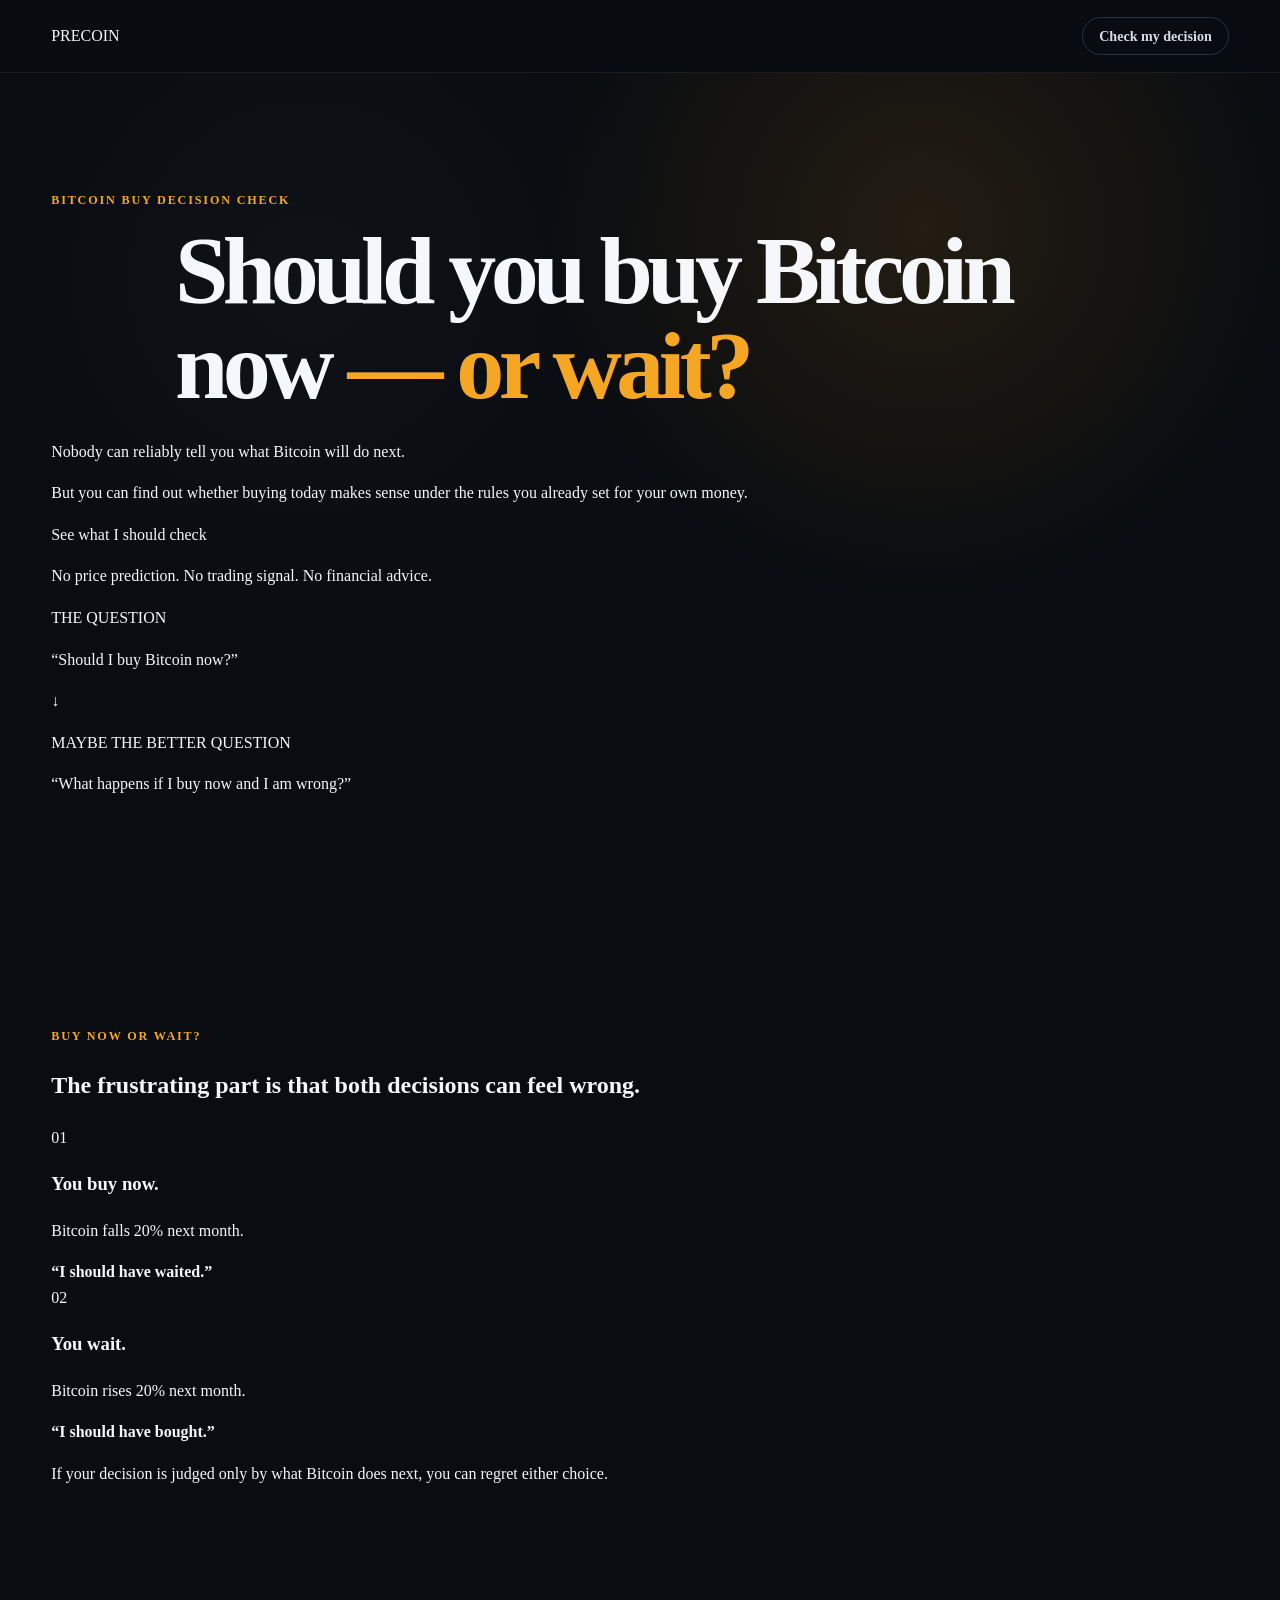
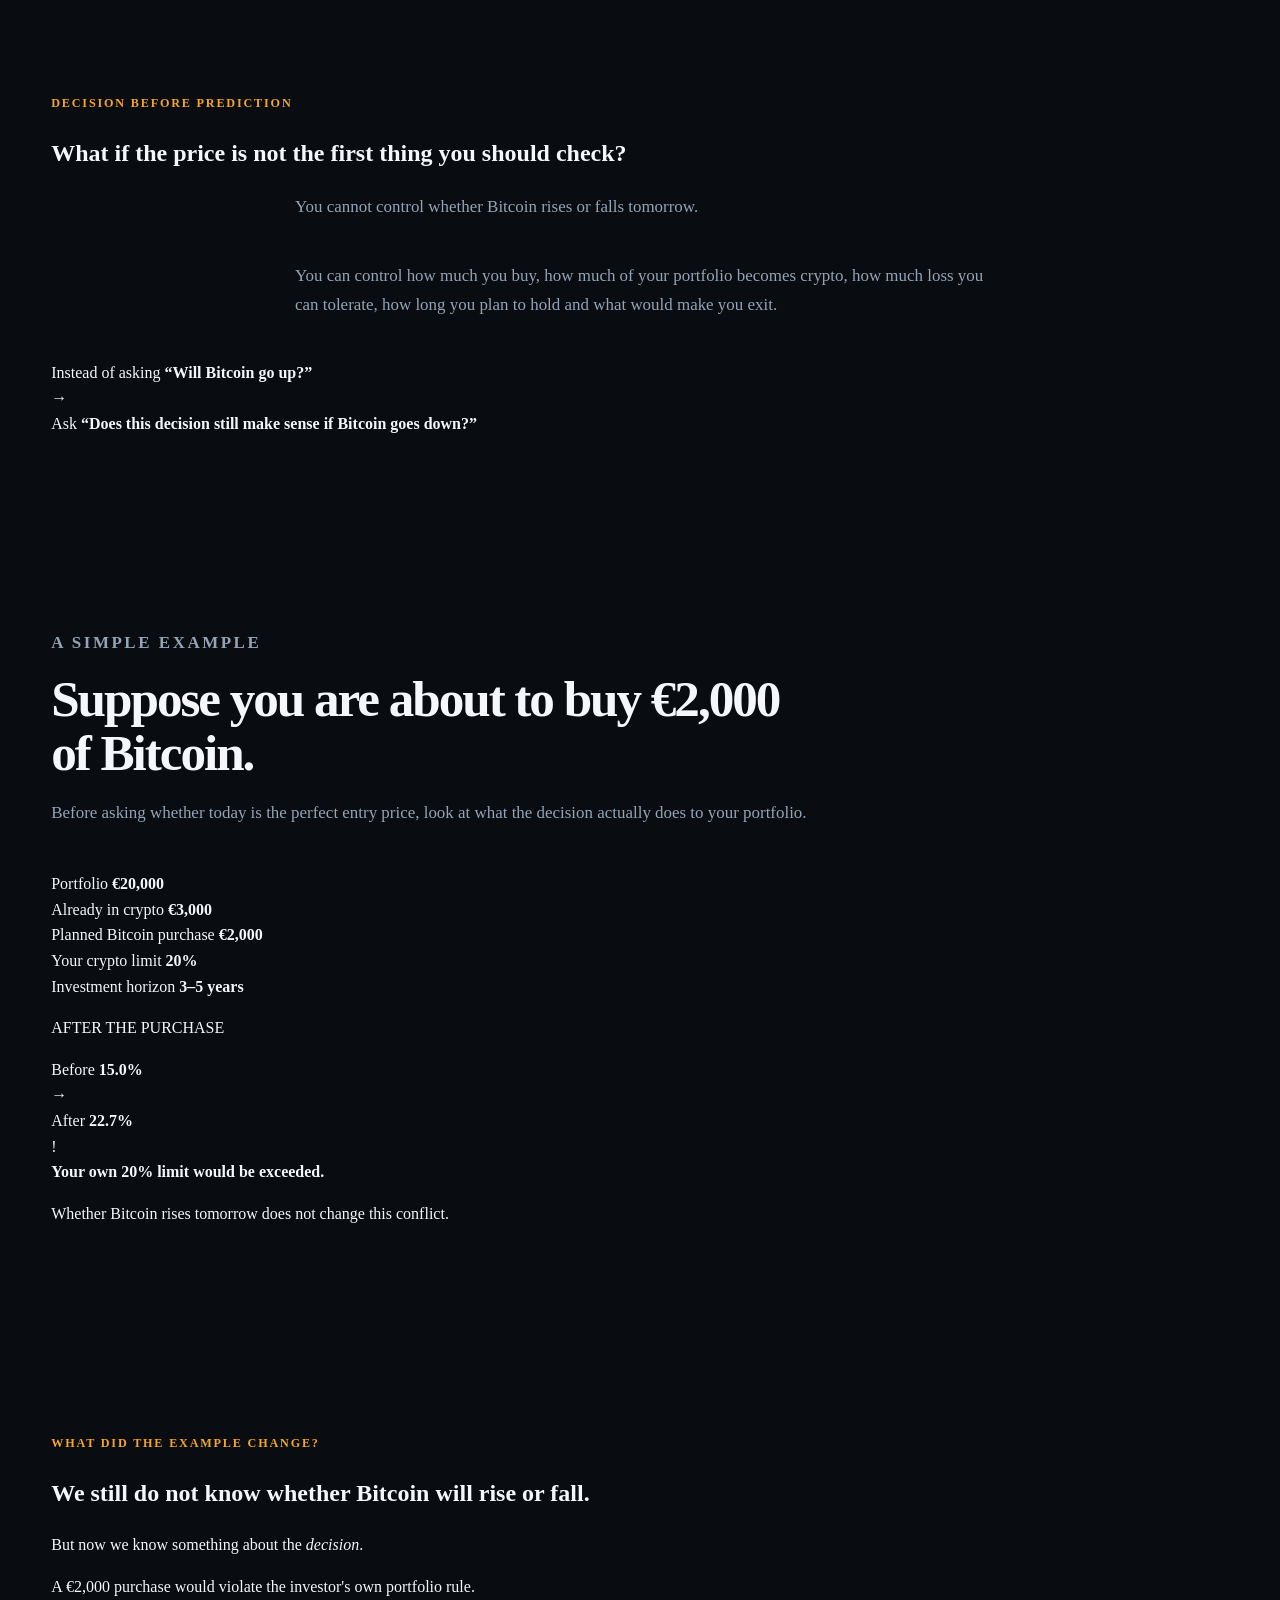
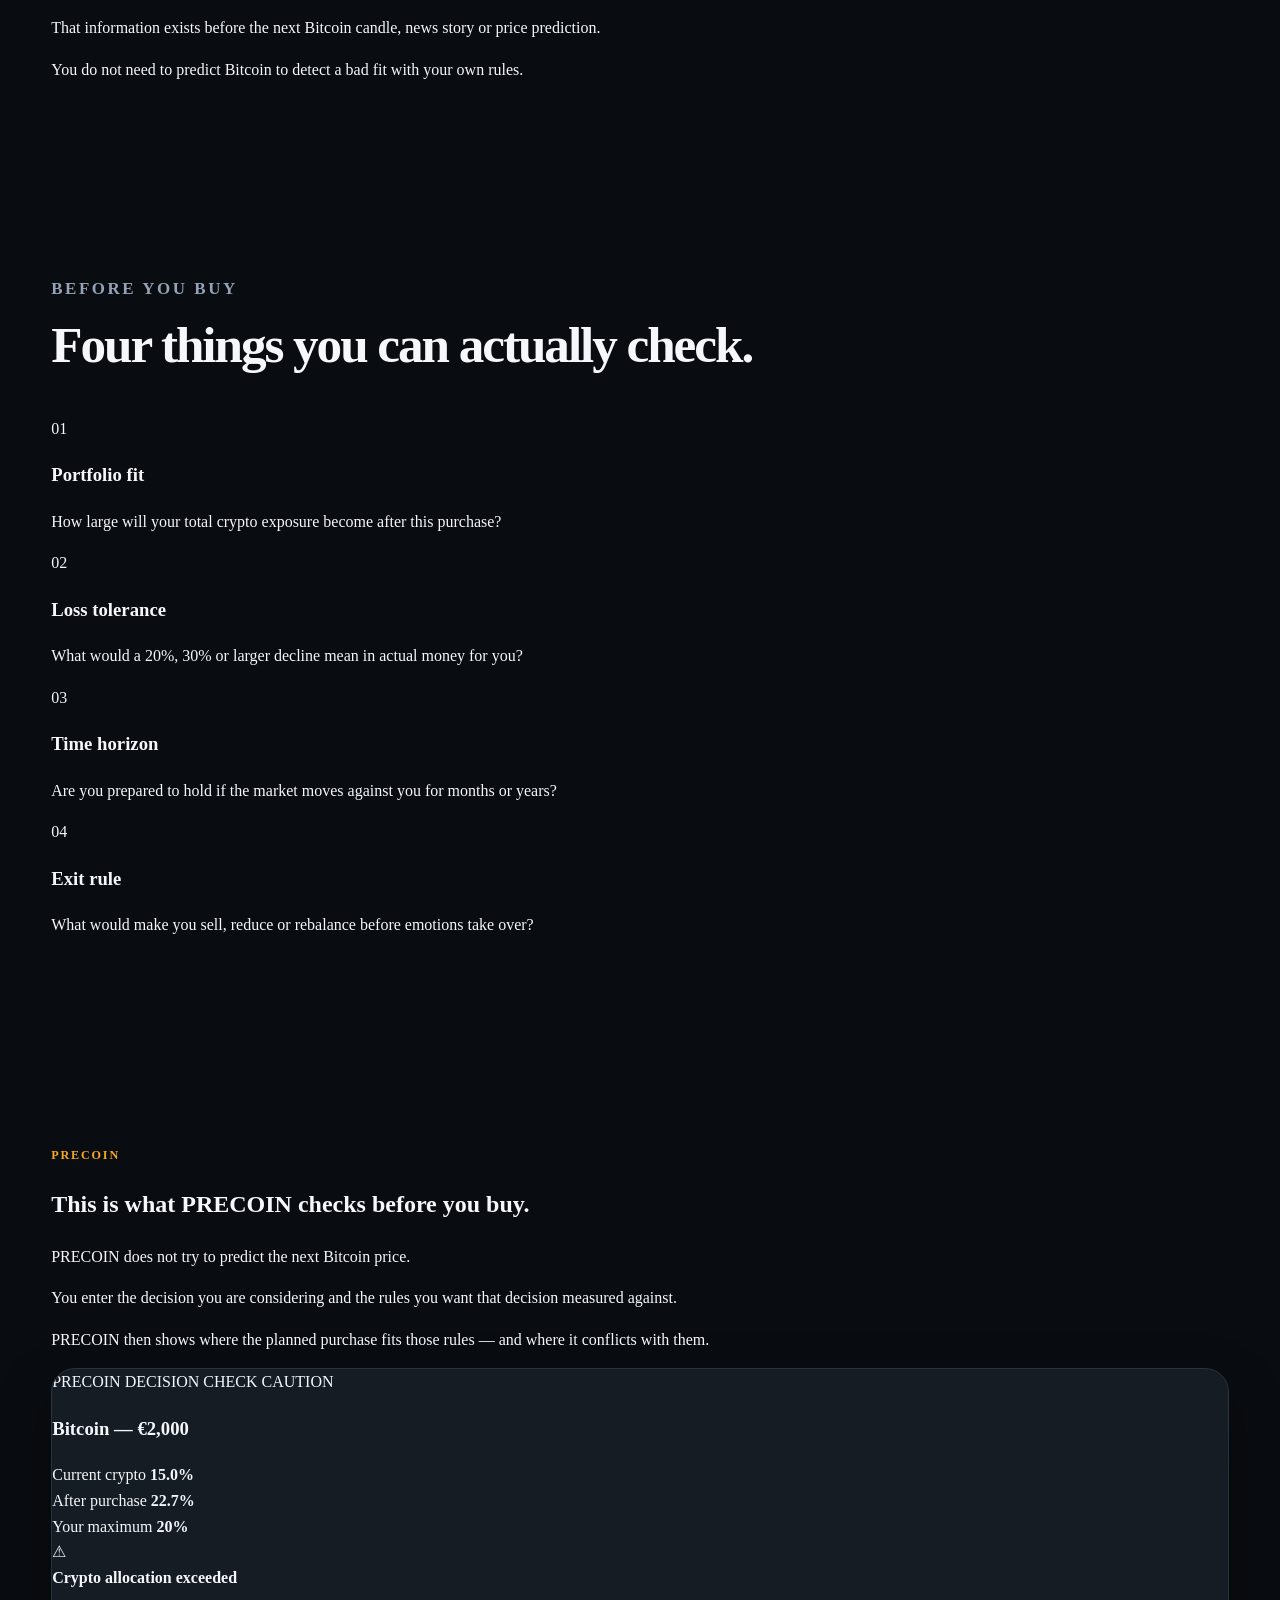
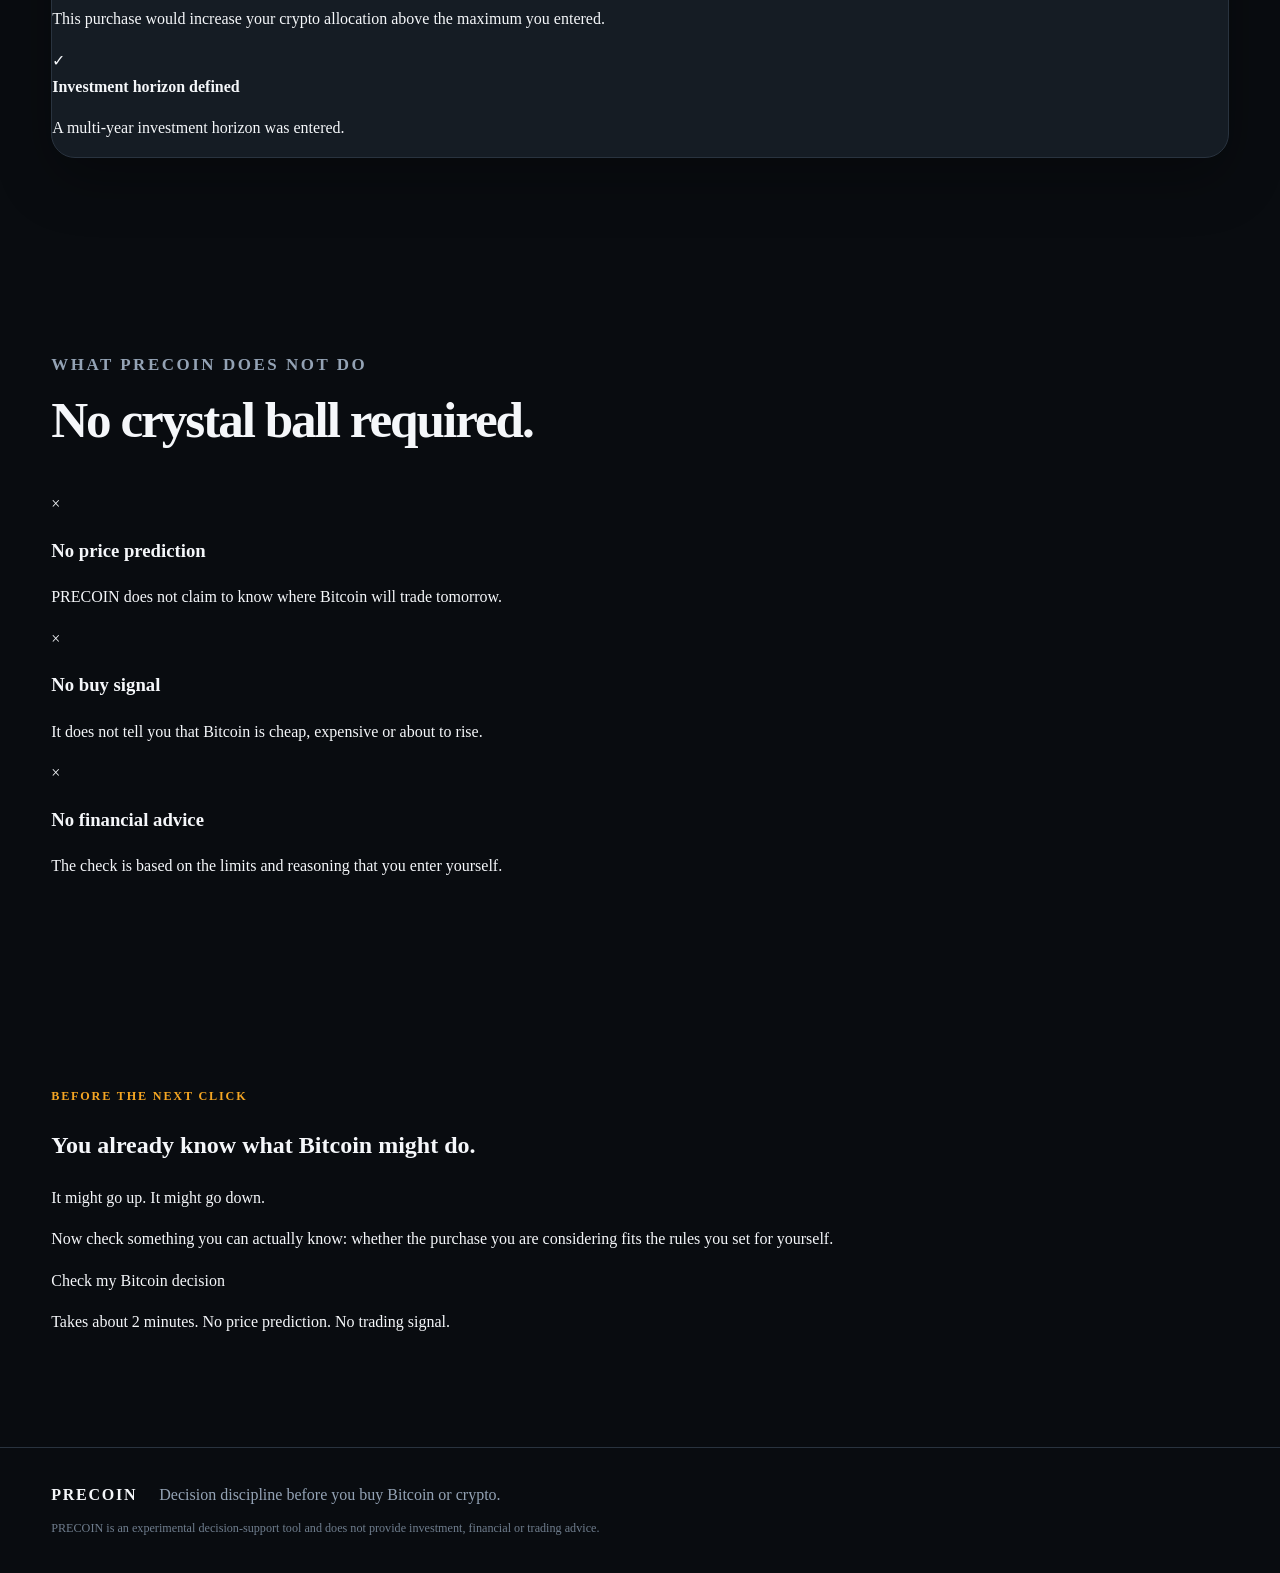
<file: PRECOIN-LANDINGPAGE-EXPERIMENT/index.html>
<!DOCTYPE html>
<html lang="en">

<head>
    <meta charset="UTF-8">

    <meta
        name="viewport"
        content="width=device-width, initial-scale=1.0"
    >

    <title>Should I Buy Bitcoin Now or Wait? | PRECOIN</title>

    <meta
        name="description"
        content="Should you buy Bitcoin now or wait? Before trying to predict the next Bitcoin move, check whether the decision fits your portfolio, risk tolerance and investment rules."
    >

    <link rel="stylesheet" href="styles.css">
</head>


<body>

    <!-- =====================================================
         HEADER
    ====================================================== -->

    <header class="site-header">
        <div class="container header-inner">

            <a href="#top" class="logo">
                PRECOIN
            </a>

            <a href="#decision" class="header-cta">
                Check my decision
            </a>

        </div>
    </header>


    <main id="top">


        <!-- =====================================================
             HERO
        ====================================================== -->

        <section class="hero">

            <div class="container hero-grid">

                <div class="hero-content">

                    <p class="eyebrow">
                        BITCOIN BUY DECISION CHECK
                    </p>

                    <h1>
                        Should you buy Bitcoin now
                        <span>— or wait?</span>
                    </h1>

                    <p class="hero-lead">
                        Nobody can reliably tell you what Bitcoin
                        will do next.
                    </p>

                    <p class="hero-secondary">
                        But you can find out whether buying today
                        makes sense under the rules you already set
                        for your own money.
                    </p>

                    <a href="#example" class="button button-primary">
                        See what I should check
                    </a>

                    <p class="trust-line">
                        No price prediction. No trading signal.
                        No financial advice.
                    </p>

                </div>


                <div class="hero-question-card">

                    <p class="small-label">
                        THE QUESTION
                    </p>

                    <p class="big-question">
                        “Should I buy Bitcoin now?”
                    </p>

                    <div class="question-divider">
                        ↓
                    </div>

                    <p class="small-label">
                        MAYBE THE BETTER QUESTION
                    </p>

                    <p class="better-question">
                        “What happens if I buy now
                        and I am wrong?”
                    </p>

                </div>

            </div>

        </section>



        <!-- =====================================================
             PROBLEM
        ====================================================== -->

        <section class="section problem-section">

            <div class="container narrow">

                <p class="eyebrow">
                    BUY NOW OR WAIT?
                </p>

                <h2>
                    The frustrating part is that both decisions
                    can feel wrong.
                </h2>

                <div class="two-outcomes">

                    <div class="outcome-card">

                        <span class="outcome-number">
                            01
                        </span>

                        <h3>
                            You buy now.
                        </h3>

                        <p>
                            Bitcoin falls 20% next month.
                        </p>

                        <strong>
                            “I should have waited.”
                        </strong>

                    </div>


                    <div class="outcome-card">

                        <span class="outcome-number">
                            02
                        </span>

                        <h3>
                            You wait.
                        </h3>

                        <p>
                            Bitcoin rises 20% next month.
                        </p>

                        <strong>
                            “I should have bought.”
                        </strong>

                    </div>

                </div>

                <p class="center-statement">
                    If your decision is judged only by what
                    Bitcoin does next, you can regret either choice.
                </p>

            </div>

        </section>



        <!-- =====================================================
             PERSPECTIVE SHIFT
        ====================================================== -->

        <section class="section perspective-section">

            <div class="container narrow">

                <p class="eyebrow">
                    DECISION BEFORE PREDICTION
                </p>

                <h2>
                    What if the price is not the first thing
                    you should check?
                </h2>

                <p class="large-copy">
                    You cannot control whether Bitcoin rises
                    or falls tomorrow.
                </p>

                <p class="large-copy">
                    You can control how much you buy,
                    how much of your portfolio becomes crypto,
                    how much loss you can tolerate,
                    how long you plan to hold and what would
                    make you exit.
                </p>


                <div class="shift-box">

                    <div class="shift-old">

                        <span>
                            Instead of asking
                        </span>

                        <strong>
                            “Will Bitcoin go up?”
                        </strong>

                    </div>


                    <div class="shift-arrow">
                        →
                    </div>


                    <div class="shift-new">

                        <span>
                            Ask
                        </span>

                        <strong>
                            “Does this decision still make sense
                            if Bitcoin goes down?”
                        </strong>

                    </div>

                </div>

            </div>

        </section>



        <!-- =====================================================
             CONCRETE EXAMPLE
        ====================================================== -->

        <section
            class="section example-section"
            id="example"
        >

            <div class="container">

                <div class="section-heading">

                    <p class="eyebrow">
                        A SIMPLE EXAMPLE
                    </p>

                    <h2>
                        Suppose you are about to buy
                        €2,000 of Bitcoin.
                    </h2>

                    <p>
                        Before asking whether today is the perfect
                        entry price, look at what the decision
                        actually does to your portfolio.
                    </p>

                </div>


                <div class="example-layout">


                    <div class="example-inputs">

                        <div class="data-row">

                            <span>
                                Portfolio
                            </span>

                            <strong>
                                €20,000
                            </strong>

                        </div>


                        <div class="data-row">

                            <span>
                                Already in crypto
                            </span>

                            <strong>
                                €3,000
                            </strong>

                        </div>


                        <div class="data-row">

                            <span>
                                Planned Bitcoin purchase
                            </span>

                            <strong>
                                €2,000
                            </strong>

                        </div>


                        <div class="data-row">

                            <span>
                                Your crypto limit
                            </span>

                            <strong>
                                20%
                            </strong>

                        </div>


                        <div class="data-row">

                            <span>
                                Investment horizon
                            </span>

                            <strong>
                                3–5 years
                            </strong>

                        </div>

                    </div>


                    <div class="example-result">

                        <p class="small-label">
                            AFTER THE PURCHASE
                        </p>

                        <div class="allocation-result">

                            <div>
                                <span>
                                    Before
                                </span>

                                <strong>
                                    15.0%
                                </strong>
                            </div>

                            <div class="allocation-arrow">
                                →
                            </div>

                            <div>
                                <span>
                                    After
                                </span>

                                <strong>
                                    22.7%
                                </strong>
                            </div>

                        </div>


                        <div class="warning-box">

                            <span class="warning-symbol">
                                !
                            </span>

                            <div>

                                <strong>
                                    Your own 20% limit would be exceeded.
                                </strong>

                                <p>
                                    Whether Bitcoin rises tomorrow
                                    does not change this conflict.
                                </p>

                            </div>

                        </div>

                    </div>

                </div>

            </div>

        </section>



        <!-- =====================================================
             CONCLUSION / SELF-DISCOVERY
        ====================================================== -->

        <section class="section conclusion-section">

            <div class="container narrow">

                <p class="eyebrow">
                    WHAT DID THE EXAMPLE CHANGE?
                </p>

                <h2>
                    We still do not know whether Bitcoin
                    will rise or fall.
                </h2>

                <p class="conclusion-lead">
                    But now we know something about the
                    <em>decision</em>.
                </p>

                <p>
                    A €2,000 purchase would violate the investor's
                    own portfolio rule.
                </p>

                <p>
                    That information exists before the next Bitcoin
                    candle, news story or price prediction.
                </p>

                <div class="key-conclusion">
                    You do not need to predict Bitcoin
                    to detect a bad fit with your own rules.
                </div>

            </div>

        </section>



        <!-- =====================================================
             WHAT SHOULD BE CHECKED
        ====================================================== -->

        <section class="section checks-section">

            <div class="container">

                <div class="section-heading">

                    <p class="eyebrow">
                        BEFORE YOU BUY
                    </p>

                    <h2>
                        Four things you can actually check.
                    </h2>

                </div>


                <div class="checks-grid">


                    <article class="check-card">

                        <span class="check-number">
                            01
                        </span>

                        <h3>
                            Portfolio fit
                        </h3>

                        <p>
                            How large will your total crypto
                            exposure become after this purchase?
                        </p>

                    </article>


                    <article class="check-card">

                        <span class="check-number">
                            02
                        </span>

                        <h3>
                            Loss tolerance
                        </h3>

                        <p>
                            What would a 20%, 30% or larger decline
                            mean in actual money for you?
                        </p>

                    </article>


                    <article class="check-card">

                        <span class="check-number">
                            03
                        </span>

                        <h3>
                            Time horizon
                        </h3>

                        <p>
                            Are you prepared to hold if the market
                            moves against you for months or years?
                        </p>

                    </article>


                    <article class="check-card">

                        <span class="check-number">
                            04
                        </span>

                        <h3>
                            Exit rule
                        </h3>

                        <p>
                            What would make you sell, reduce or
                            rebalance before emotions take over?
                        </p>

                    </article>


                </div>

            </div>

        </section>



        <!-- =====================================================
             PRODUCT REVEAL
        ====================================================== -->

        <section class="section product-section">

            <div class="container product-grid">


                <div class="product-copy">

                    <p class="eyebrow">
                        PRECOIN
                    </p>

                    <h2>
                        This is what PRECOIN checks
                        before you buy.
                    </h2>

                    <p>
                        PRECOIN does not try to predict the next
                        Bitcoin price.
                    </p>

                    <p>
                        You enter the decision you are considering
                        and the rules you want that decision
                        measured against.
                    </p>

                    <p>
                        PRECOIN then shows where the planned purchase
                        fits those rules — and where it conflicts
                        with them.
                    </p>

                </div>


                <div class="report-card">

                    <div class="report-header">

                        <span>
                            PRECOIN DECISION CHECK
                        </span>

                        <span class="status-badge">
                            CAUTION
                        </span>

                    </div>


                    <h3>
                        Bitcoin — €2,000
                    </h3>


                    <div class="report-metrics">

                        <div>

                            <span>
                                Current crypto
                            </span>

                            <strong>
                                15.0%
                            </strong>

                        </div>


                        <div>

                            <span>
                                After purchase
                            </span>

                            <strong>
                                22.7%
                            </strong>

                        </div>


                        <div>

                            <span>
                                Your maximum
                            </span>

                            <strong>
                                20%
                            </strong>

                        </div>

                    </div>


                    <div class="report-issue">

                        <span>
                            ⚠
                        </span>

                        <div>

                            <strong>
                                Crypto allocation exceeded
                            </strong>

                            <p>
                                This purchase would increase your
                                crypto allocation above the maximum
                                you entered.
                            </p>

                        </div>

                    </div>


                    <div class="report-pass">

                        <span>
                            ✓
                        </span>

                        <div>

                            <strong>
                                Investment horizon defined
                            </strong>

                            <p>
                                A multi-year investment horizon
                                was entered.
                            </p>

                        </div>

                    </div>

                </div>

            </div>

        </section>



        <!-- =====================================================
             ANXIETY / FRICTION
        ====================================================== -->

        <section class="section trust-section">

            <div class="container">

                <div class="section-heading">

                    <p class="eyebrow">
                        WHAT PRECOIN DOES NOT DO
                    </p>

                    <h2>
                        No crystal ball required.
                    </h2>

                </div>


                <div class="trust-grid">


                    <div class="trust-card">

                        <span class="trust-x">
                            ×
                        </span>

                        <h3>
                            No price prediction
                        </h3>

                        <p>
                            PRECOIN does not claim to know where
                            Bitcoin will trade tomorrow.
                        </p>

                    </div>


                    <div class="trust-card">

                        <span class="trust-x">
                            ×
                        </span>

                        <h3>
                            No buy signal
                        </h3>

                        <p>
                            It does not tell you that Bitcoin
                            is cheap, expensive or about to rise.
                        </p>

                    </div>


                    <div class="trust-card">

                        <span class="trust-x">
                            ×
                        </span>

                        <h3>
                            No financial advice
                        </h3>

                        <p>
                            The check is based on the limits
                            and reasoning that you enter yourself.
                        </p>

                    </div>


                </div>

            </div>

        </section>



        <!-- =====================================================
             FINAL DECISION CTA
        ====================================================== -->

        <section
            class="section decision-section"
            id="decision"
        >

            <div class="container decision-box">

                <p class="eyebrow">
                    BEFORE THE NEXT CLICK
                </p>

                <h2>
                    You already know what Bitcoin
                    might do.
                </h2>

                <p class="decision-question">
                    It might go up.
                    It might go down.
                </p>

                <p class="decision-copy">
                    Now check something you can actually know:
                    whether the purchase you are considering
                    fits the rules you set for yourself.
                </p>


                <!--
                    IMPORTANT:
                    This currently links to the EXISTING PRECOIN
                    decision page.

                    We are NOT modifying that page.
                -->

                <a
                    href="../should-i-buy-bitcoin-now/#decision-check"
                    class="button button-primary button-large"
                >
                    Check my Bitcoin decision
                </a>


                <p class="trust-line">
                    Takes about 2 minutes.
                    No price prediction.
                    No trading signal.
                </p>

            </div>

        </section>



        <!-- =====================================================
             FOOTER
        ====================================================== -->

        <footer class="site-footer">

            <div class="container footer-inner">

                <strong>
                    PRECOIN
                </strong>

                <p>
                    Decision discipline before you buy Bitcoin
                    or crypto.
                </p>

                <p class="footer-disclaimer">
                    PRECOIN is an experimental decision-support
                    tool and does not provide investment,
                    financial or trading advice.
                </p>

            </div>

        </footer>


    </main>



</body>

</html>
</file>
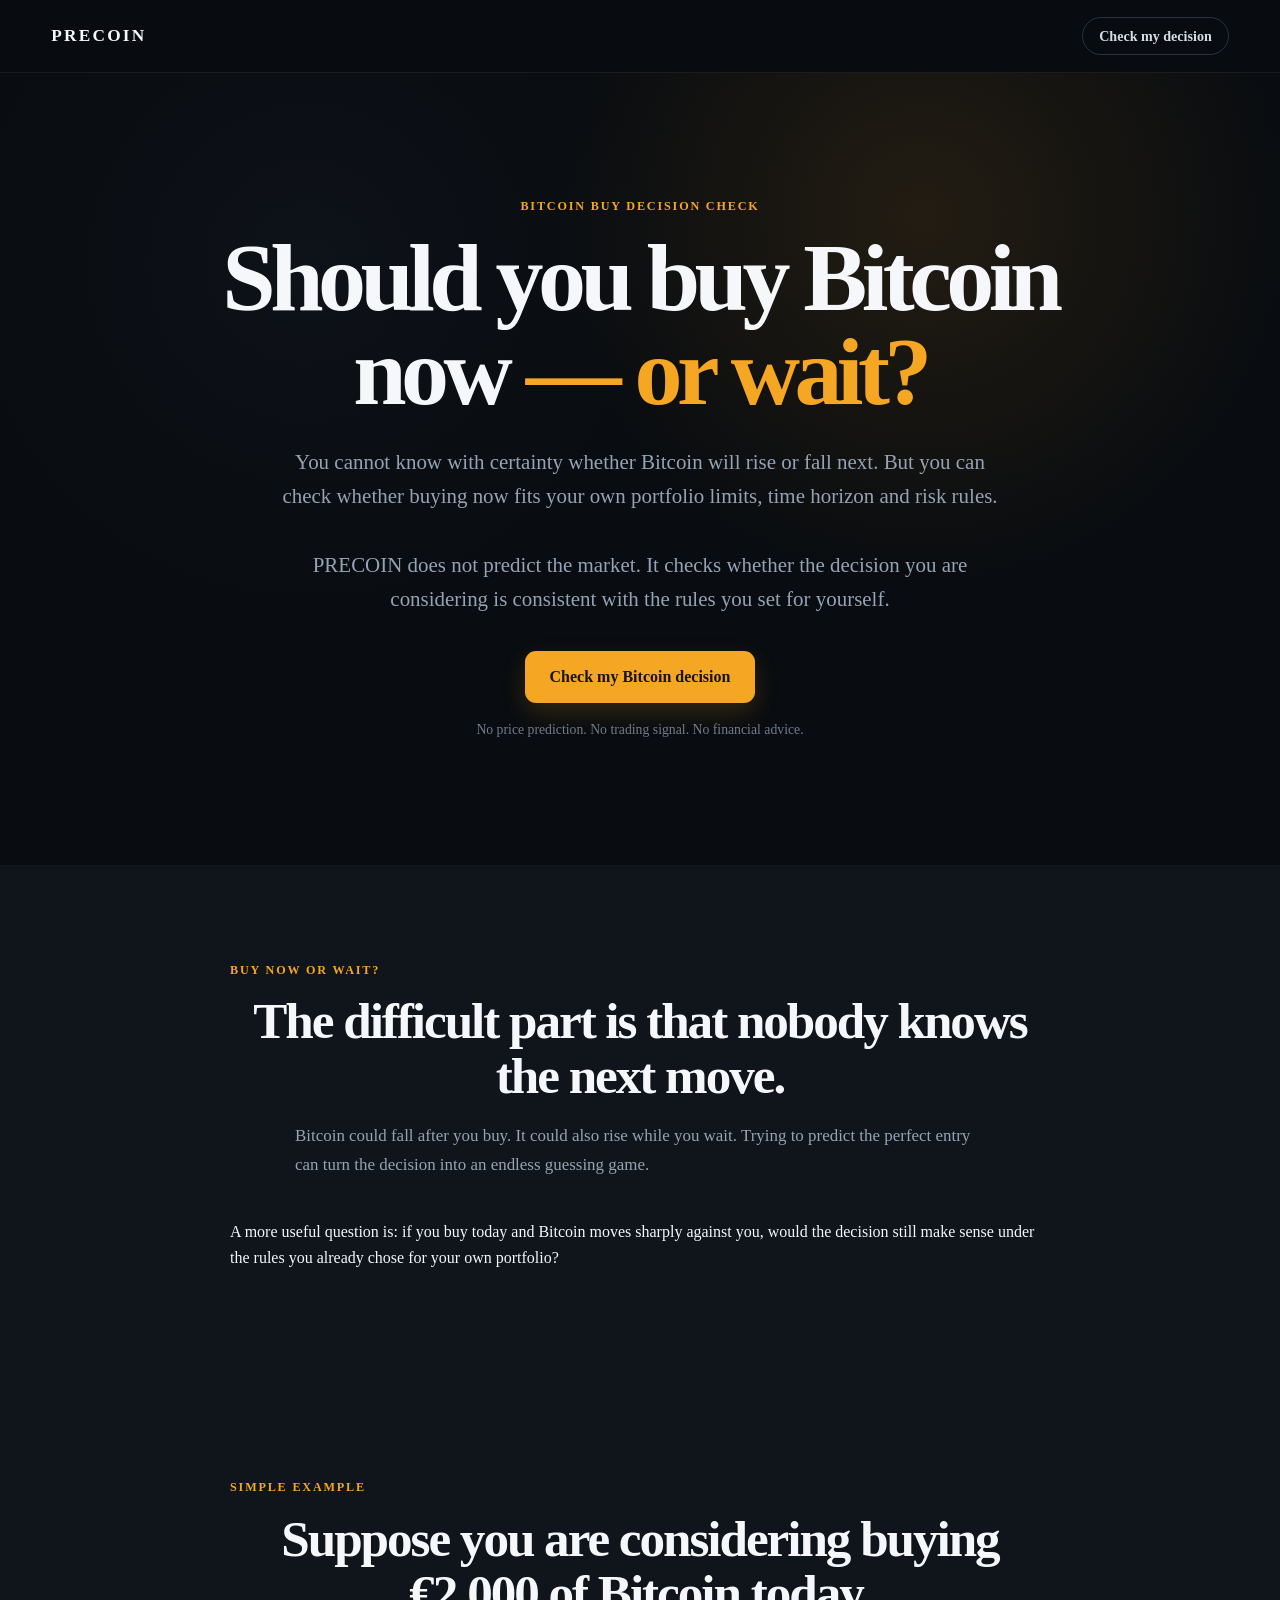
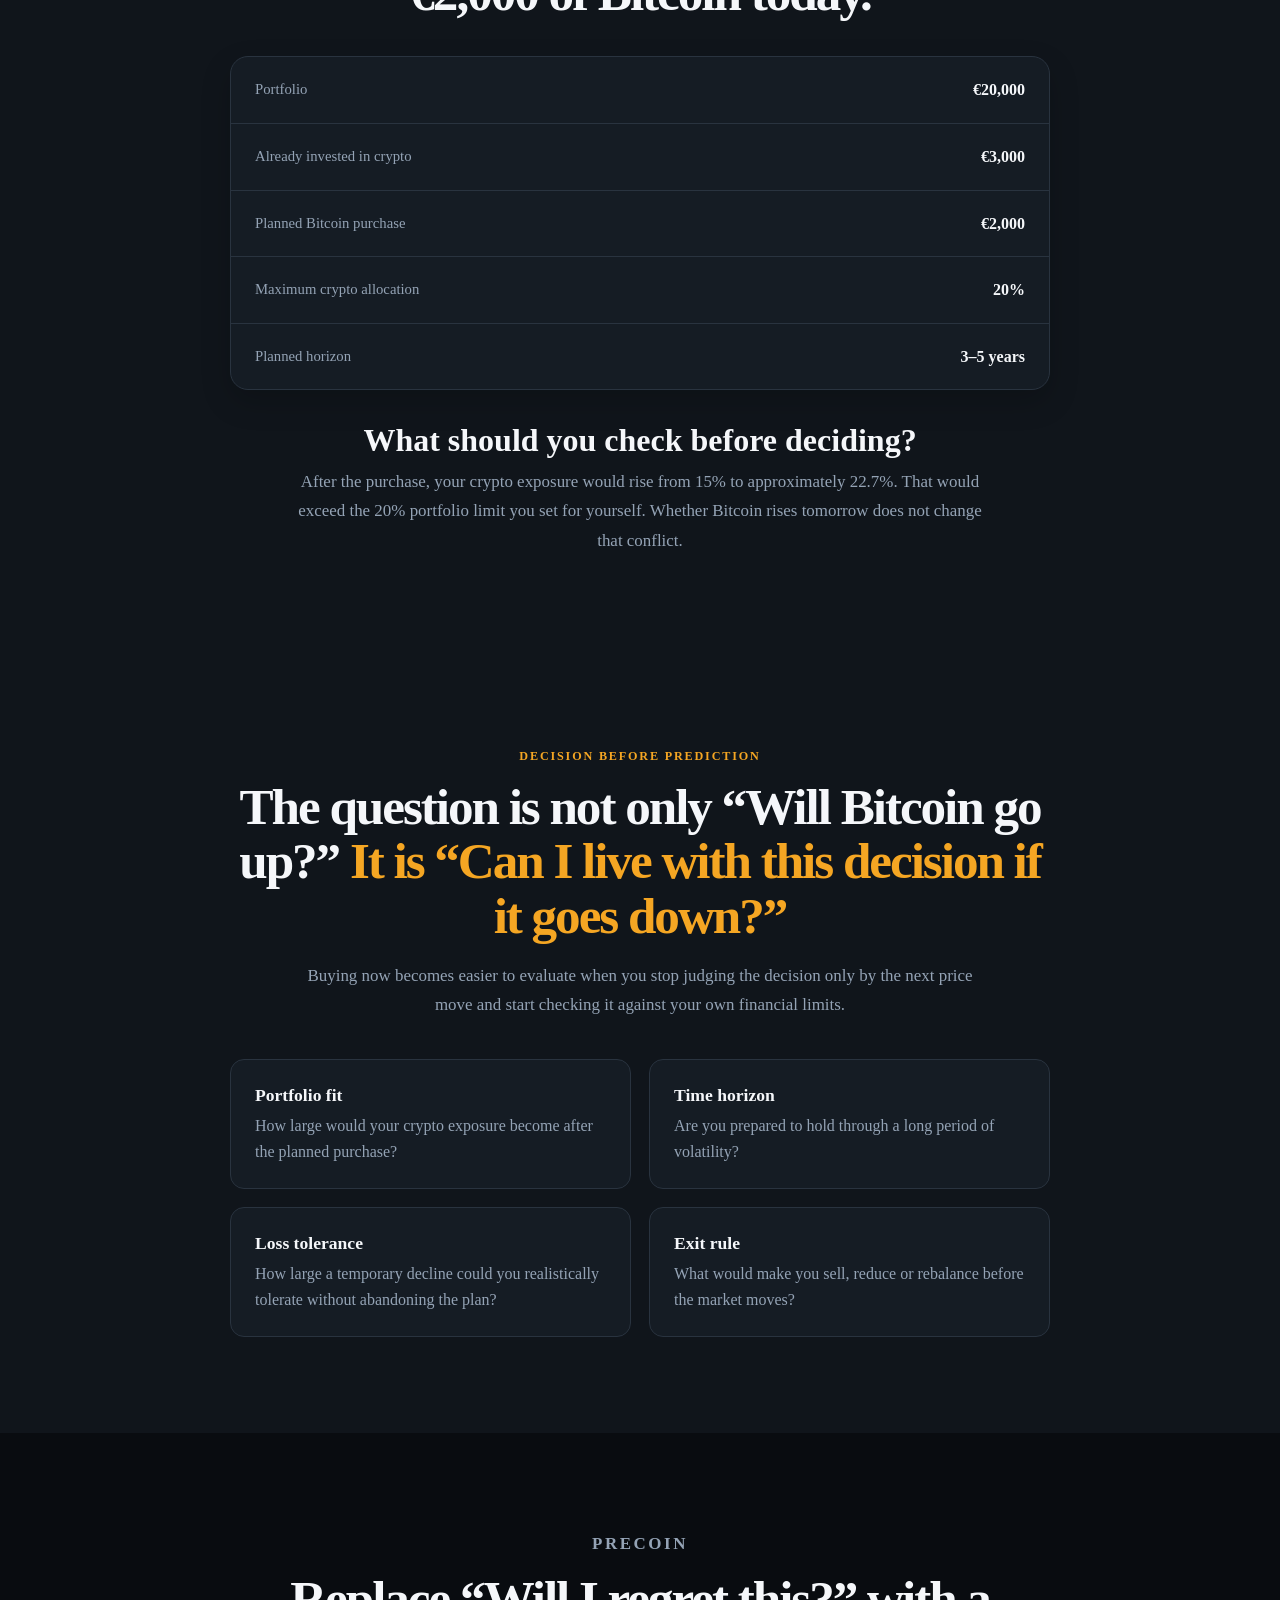
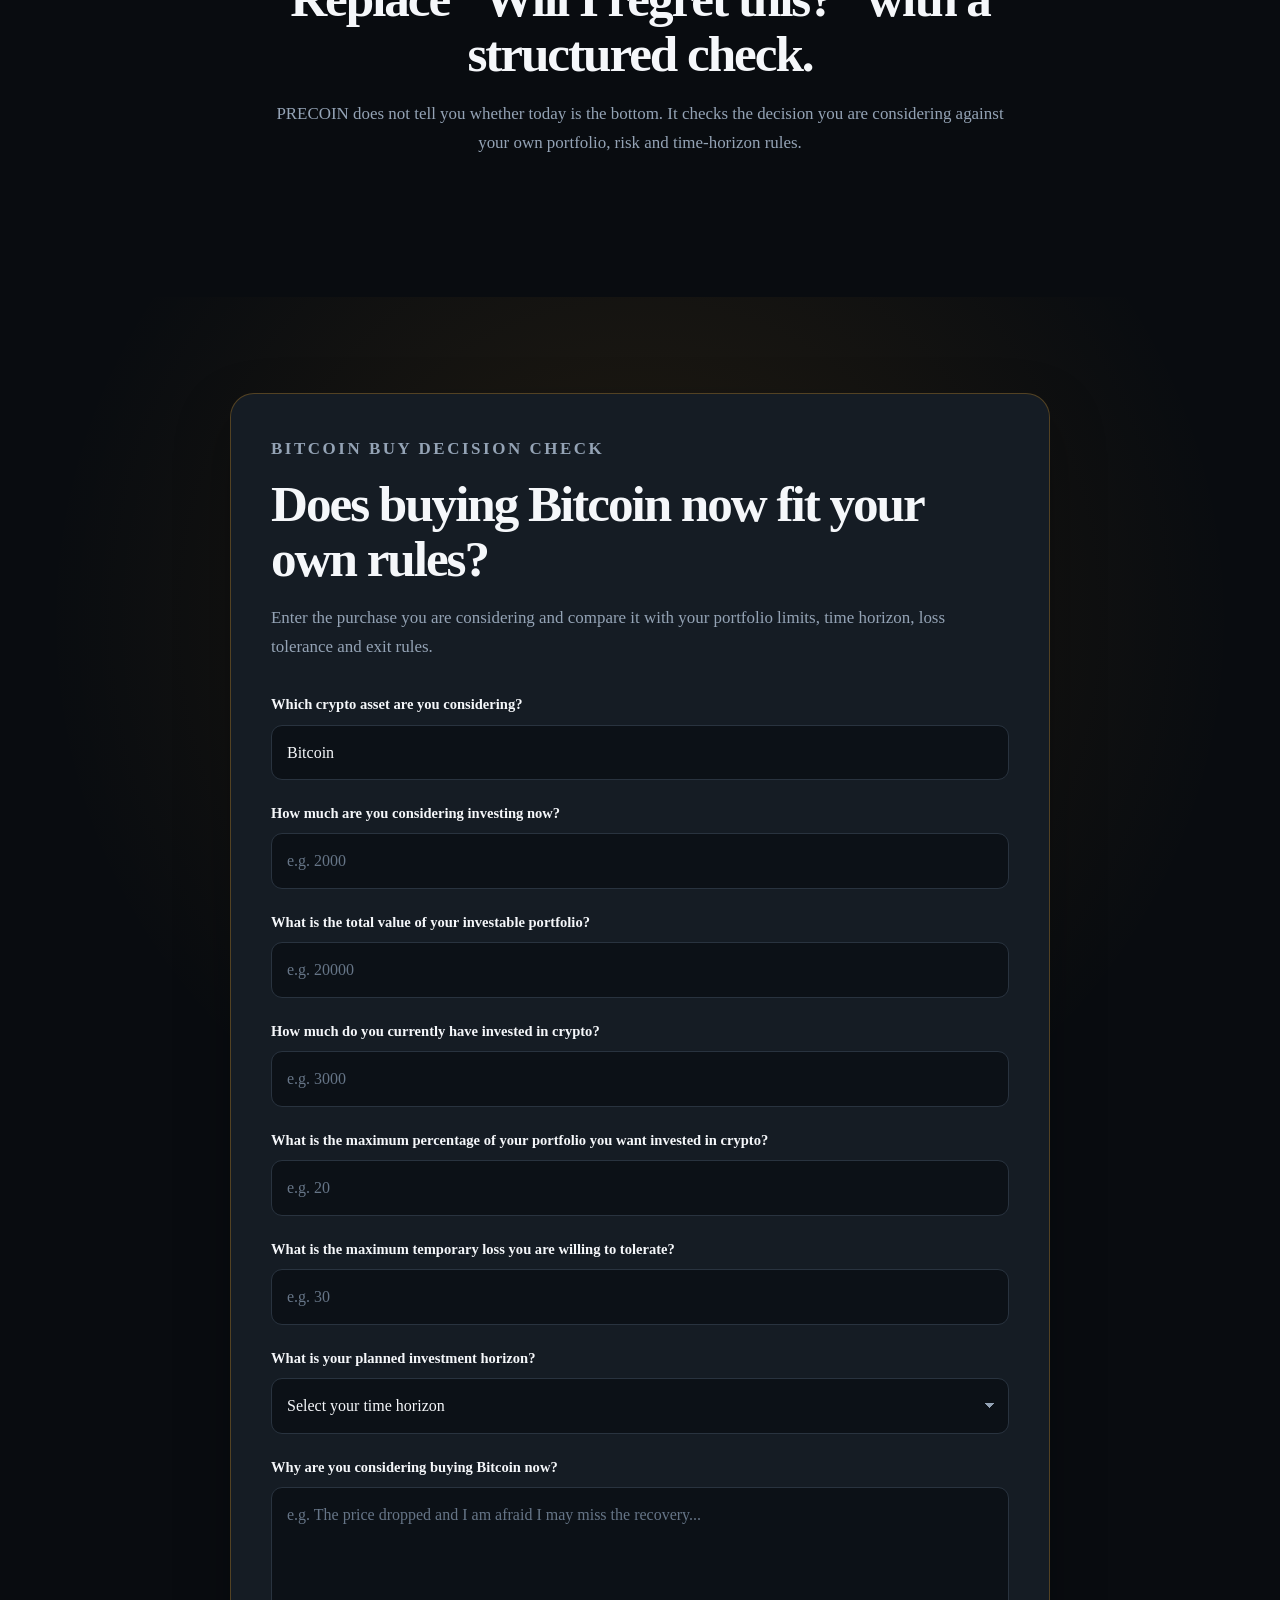
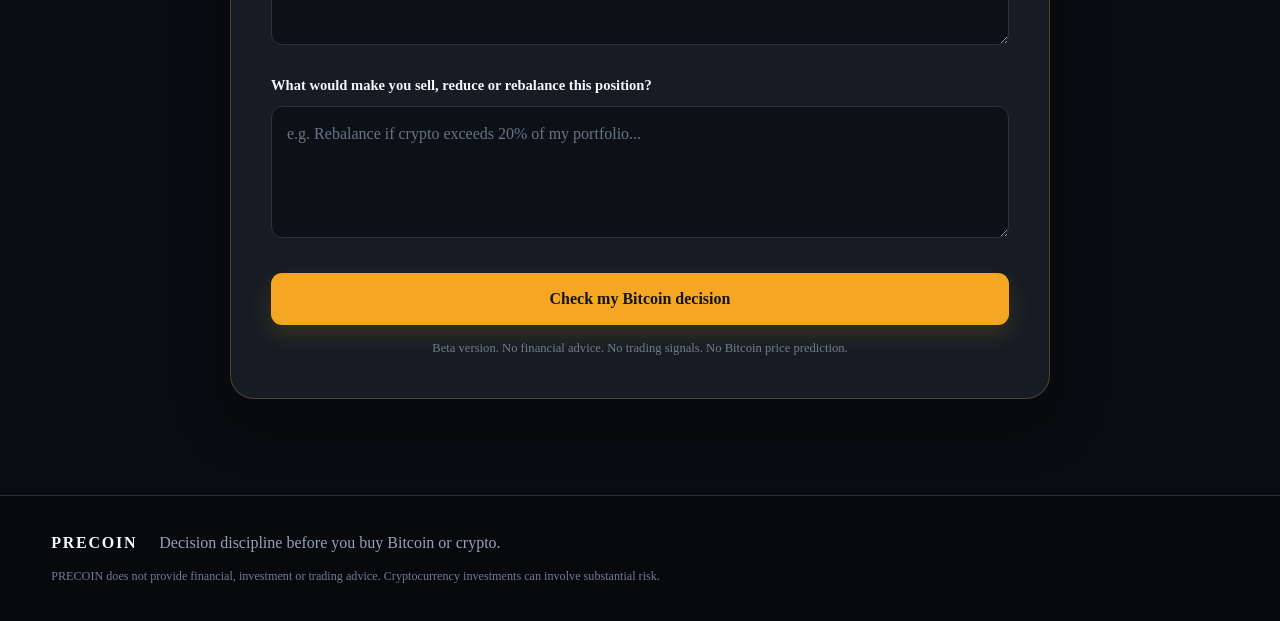
<file: should-i-buy-bitcoin-now/index.html>
<!DOCTYPE html>
<html lang="en">

<head>

  <meta charset="UTF-8">

  <meta
    name="viewport"
    content="width=device-width, initial-scale=1.0"
  >

  <!-- =========================================================
       LANDING PAGE 3
       Search intent:
       Should I buy Bitcoin now or wait?
  ========================================================== -->

  <title>
    Should I Buy Bitcoin Now or Wait? Decision Check | PRECOIN
  </title>

  <meta
    name="description"
    content="Should you buy Bitcoin now or wait? Check your planned Bitcoin decision against your time horizon, portfolio limits, risk tolerance and exit rules."
  >

  <meta
    name="robots"
    content="index, follow"
  >

  <link
    rel="canonical"
    href="https://gilbertperkmann.github.io/PRECOIN/should-i-buy-bitcoin-now/"
  >

  <link
    rel="icon"
    type="image/png"
    href="../favicon.png?v=2"
  >

  <link
    rel="stylesheet"
    href="../styles.css"
  >


  <!-- =========================================================
       GOOGLE ADS
  ========================================================== -->

  <script
    async
    src="https://www.googletagmanager.com/gtag/js?id=AW-18393117263"
  ></script>

  <script>

    window.dataLayer =
      window.dataLayer || [];

    function gtag() {
      dataLayer.push(arguments);
    }

    gtag(
      "js",
      new Date()
    );

    gtag(
      "config",
      "AW-18393117263"
    );

  </script>


  <!-- =========================================================
       PLAUSIBLE
  ========================================================== -->

  <script
    async
    src="https://plausible.io/js/pa-YNaZ8hRILQKtbYapi4p0c.js"
  ></script>

  <script>

    window.plausible =
      window.plausible ||
      function () {

        (plausible.q =
          plausible.q || [])
          .push(arguments);

      };

    plausible.init =
      plausible.init ||
      function (options) {

        plausible.o =
          options || {};

      };

    plausible.init();

  </script>

</head>


<body>


  <!-- =========================================================
       HEADER
  ========================================================== -->

  <header class="site-header">

    <div class="container header-inner">

      <a
        href="../"
        class="brand"
      >
        PRECOIN
      </a>

      <a
        href="#decision-check"
        class="header-cta"
      >
        Check my decision
      </a>

    </div>

  </header>


  <main id="main-content">


    <!-- =========================================================
         HERO

         Search intent:
         "Should I buy Bitcoin now or wait?"
    ========================================================== -->

    <section class="hero">

      <div class="container hero-inner">

        <p class="eyebrow">
          BITCOIN BUY DECISION CHECK
        </p>

        <h1>

          Should you buy Bitcoin now
          <span>
            — or wait?
          </span>

        </h1>

        <p class="hero-text">

          You cannot know with certainty
          whether Bitcoin will rise or fall next.

          But you can check whether buying now
          fits your own portfolio limits,
          time horizon and risk rules.

        </p>

        <p class="hero-text">

          PRECOIN does not predict the market.

          It checks whether the decision
          you are considering
          is consistent with the rules
          you set for yourself.

        </p>

        <a
          href="#decision-check"
          class="primary-button"
        >
          Check my Bitcoin decision
        </a>

        <p class="hero-note">

          No price prediction.
          No trading signal.
          No financial advice.

        </p>

      </div>

    </section>


    <!-- =========================================================
         SEARCH INTENT ANSWER
    ========================================================== -->

    <section class="scenario-section">

      <div class="container narrow-container">

        <p class="section-label">
          BUY NOW OR WAIT?
        </p>

        <h2>
          The difficult part is that nobody knows the next move.
        </h2>

        <p class="large-copy">

          Bitcoin could fall after you buy.

          It could also rise while you wait.

          Trying to predict the perfect entry
          can turn the decision
          into an endless guessing game.

        </p>

        <p>

          A more useful question is:

          if you buy today
          and Bitcoin moves sharply against you,
          would the decision still make sense
          under the rules you already chose
          for your own portfolio?

        </p>

      </div>

    </section>


    <!-- =========================================================
         SIMPLE EXAMPLE
    ========================================================== -->

    <section class="scenario-section">

      <div class="container narrow-container">

        <p class="section-label">
          SIMPLE EXAMPLE
        </p>

        <h2>
          Suppose you are considering buying €2,000 of Bitcoin today.
        </h2>

        <div class="scenario-card">

          <div class="scenario-row">

            <span class="scenario-key">
              Portfolio
            </span>

            <span class="scenario-value">
              €20,000
            </span>

          </div>


          <div class="scenario-row">

            <span class="scenario-key">
              Already invested in crypto
            </span>

            <span class="scenario-value">
              €3,000
            </span>

          </div>


          <div class="scenario-row">

            <span class="scenario-key">
              Planned Bitcoin purchase
            </span>

            <span class="scenario-value">
              €2,000
            </span>

          </div>


          <div class="scenario-row">

            <span class="scenario-key">
              Maximum crypto allocation
            </span>

            <span class="scenario-value">
              20%
            </span>

          </div>


          <div class="scenario-row">

            <span class="scenario-key">
              Planned horizon
            </span>

            <span class="scenario-value">
              3–5 years
            </span>

          </div>

        </div>


        <h3 class="scenario-question">
          What should you check before deciding?
        </h3>

        <p class="scenario-answer">

          After the purchase,
          your crypto exposure would rise
          from 15% to approximately 22.7%.

          That would exceed
          the 20% portfolio limit
          you set for yourself.

          Whether Bitcoin rises tomorrow
          does not change that conflict.

        </p>

      </div>

    </section>


    <!-- =========================================================
         WHY THIS MATTERS
    ========================================================== -->

    <section class="risk-section">

      <div class="container narrow-container">

        <p class="section-label">
          DECISION BEFORE PREDICTION
        </p>

        <h2>

          The question is not only
          “Will Bitcoin go up?”

          <span>
            It is “Can I live with this decision if it goes down?”
          </span>

        </h2>

        <p class="large-copy">

          Buying now becomes easier to evaluate
          when you stop judging the decision
          only by the next price move
          and start checking it
          against your own financial limits.

        </p>


        <div class="behavior-grid">


          <article class="behavior-card">

            <h3>
              Portfolio fit
            </h3>

            <p>
              How large would your crypto exposure become
              after the planned purchase?
            </p>

          </article>


          <article class="behavior-card">

            <h3>
              Time horizon
            </h3>

            <p>
              Are you prepared to hold through
              a long period of volatility?
            </p>

          </article>


          <article class="behavior-card">

            <h3>
              Loss tolerance
            </h3>

            <p>
              How large a temporary decline
              could you realistically tolerate
              without abandoning the plan?
            </p>

          </article>


          <article class="behavior-card">

            <h3>
              Exit rule
            </h3>

            <p>
              What would make you sell,
              reduce or rebalance
              before the market moves?
            </p>

          </article>


        </div>

      </div>

    </section>


    <!-- =========================================================
         BUY NOW OR WAIT FRAME
    ========================================================== -->

    <section class="how-section">

      <div class="container">

        <div class="section-heading centered">

          <p class="section-label">
            PRECOIN
          </p>

          <h2>
            Replace “Will I regret this?” with a structured check.
          </h2>

          <p>

            PRECOIN does not tell you
            whether today is the bottom.

            It checks the decision
            you are considering
            against your own portfolio,
            risk and time-horizon rules.

          </p>

        </div>

      </div>

    </section>


    <!-- =========================================================
         DECISION CHECK
    ========================================================== -->

    <section
      class="cta-section"
      id="decision-check"
    >

      <div class="container narrow-container">

        <div class="cta-box">

          <p class="section-label">
            BITCOIN BUY DECISION CHECK
          </p>

          <h2>
            Does buying Bitcoin now fit your own rules?
          </h2>

          <p>

            Enter the purchase you are considering
            and compare it with your portfolio limits,
            time horizon,
            loss tolerance
            and exit rules.

          </p>


          <form
            id="precoinForm"
            class="precoin-form"
          >


            <div class="form-group">

              <label for="asset">
                Which crypto asset are you considering?
              </label>

              <input
                type="text"
                id="asset"
                name="asset"
                value="Bitcoin"
                required
              >

            </div>


            <div class="form-group">

              <label for="amount">
                How much are you considering investing now?
              </label>

              <input
                type="number"
                id="amount"
                name="amount"
                placeholder="e.g. 2000"
                min="1"
                step="any"
                required
              >

            </div>


            <div class="form-group">

              <label for="portfolioValue">
                What is the total value of your investable portfolio?
              </label>

              <input
                type="number"
                id="portfolioValue"
                name="portfolioValue"
                placeholder="e.g. 20000"
                min="1"
                step="any"
                required
              >

            </div>


            <div class="form-group">

              <label for="currentCryptoValue">
                How much do you currently have invested in crypto?
              </label>

              <input
                type="number"
                id="currentCryptoValue"
                name="currentCryptoValue"
                placeholder="e.g. 3000"
                min="0"
                step="any"
                required
              >

            </div>


            <div class="form-group">

              <label for="maxCryptoAllocation">

                What is the maximum percentage
                of your portfolio
                you want invested in crypto?

              </label>

              <input
                type="number"
                id="maxCryptoAllocation"
                name="maxCryptoAllocation"
                placeholder="e.g. 20"
                min="1"
                max="100"
                step="1"
                required
              >

            </div>


            <div class="form-group">

              <label for="maxLoss">
                What is the maximum temporary loss you are willing to tolerate?
              </label>

              <input
                type="number"
                id="maxLoss"
                name="maxLoss"
                placeholder="e.g. 30"
                min="0"
                max="100"
                step="1"
                required
              >

            </div>


            <div class="form-group">

              <label for="timeHorizon">
                What is your planned investment horizon?
              </label>

              <select
                id="timeHorizon"
                name="timeHorizon"
                required
              >

                <option value="" disabled selected>
                  Select your time horizon
                </option>

                <option value="less-than-1-year">
                  Less than 1 year
                </option>

                <option value="1-3-years">
                  1–3 years
                </option>

                <option value="3-5-years">
                  3–5 years
                </option>

                <option value="5-plus-years">
                  5+ years
                </option>

              </select>

            </div>


            <div class="form-group">

              <label for="reason">
                Why are you considering buying Bitcoin now?
              </label>

              <textarea
                id="reason"
                name="reason"
                rows="5"
                placeholder="e.g. The price dropped and I am afraid I may miss the recovery..."
                required
              ></textarea>

            </div>


            <div class="form-group">

              <label for="exitRule">
                What would make you sell, reduce or rebalance this position?
              </label>

              <textarea
                id="exitRule"
                name="exitRule"
                rows="4"
                placeholder="e.g. Rebalance if crypto exceeds 20% of my portfolio..."
                required
              ></textarea>

            </div>


            <button
              type="submit"
              class="primary-button form-button"
            >
              Check my Bitcoin decision
            </button>


            <p class="form-note">

              Beta version.
              No financial advice.
              No trading signals.
              No Bitcoin price prediction.

            </p>


          </form>


          <div
            id="formSuccess"
            class="form-success"
            aria-live="polite"
            hidden
          >

            <strong>
              Decision received.
            </strong>

            <p>
              Your PRECOIN decision check is ready.
            </p>

          </div>

        </div>

      </div>

    </section>


  </main>


  <!-- =========================================================
       FOOTER
  ========================================================== -->

  <footer class="site-footer">

    <div class="container footer-inner">

      <strong>
        PRECOIN
      </strong>

      <p>
        Decision discipline before you buy Bitcoin or crypto.
      </p>

      <p class="footer-disclaimer">

        PRECOIN does not provide financial,
        investment or trading advice.

        Cryptocurrency investments
        can involve substantial risk.

      </p>

    </div>

  </footer>


  <!-- =========================================================
       SAME JAVASCRIPT AS MAIN PRECOIN PAGE
  ========================================================== -->

  <script
    src="../javascript.js"
    defer
  ></script>


</body>

</html>
</file>
<file: styles.css>
/* =========================================================
   PRECOIN — LANDINGPAGE V0.3
   Full replacement stylesheet
   ========================================================= */


/* =========================================================
   1. DESIGN TOKENS
   ========================================================= */

:root {
  --bg: #090c10;
  --bg-soft: #10151b;
  --bg-elevated: #131920;

  --card: #151c24;
  --card-soft: #19212a;
  --card-hover: #1b242e;

  --text: #f5f7fa;
  --text-soft: #d6dde6;
  --muted: #94a3b5;
  --muted-dark: #6f7d8d;

  --line: #29333f;
  --line-soft: rgba(255, 255, 255, 0.07);

  --accent: #f5a623;
  --accent-hover: #ffb434;
  --accent-soft: rgba(245, 166, 35, 0.1);
  --accent-line: rgba(245, 166, 35, 0.28);

  --success: #49cb83;
  --success-soft: rgba(73, 203, 131, 0.09);
  --success-line: rgba(73, 203, 131, 0.28);

  --warning: #ffb94e;
  --warning-soft: rgba(255, 185, 78, 0.09);
  --warning-line: rgba(255, 185, 78, 0.28);

  --danger: #ff7070;
  --danger-soft: rgba(255, 112, 112, 0.09);
  --danger-line: rgba(255, 112, 112, 0.3);

  --max-width: 1180px;
  --narrow-width: 820px;

  --radius-xl: 24px;
  --radius-lg: 18px;
  --radius-md: 14px;
  --radius-sm: 11px;

  --shadow:
    0 22px 55px rgba(0, 0, 0, 0.28);

  --shadow-soft:
    0 12px 30px rgba(0, 0, 0, 0.18);

  --transition:
    180ms ease;
}


/* =========================================================
   2. RESET / BASE
   ========================================================= */

*,
*::before,
*::after {
  box-sizing: border-box;
}

html {
  scroll-behavior: smooth;
  scroll-padding-top: 90px;
}

body {
  margin: 0;

  font-family:
    Inter,
    ui-sans-serif,
    system-ui,
    -apple-system,
    BlinkMacSystemFont,
    "Segoe UI",
    sans-serif;

  background: var(--bg);
  color: var(--text);

  font-size: 16px;
  line-height: 1.6;

  -webkit-font-smoothing: antialiased;
  text-rendering: optimizeLegibility;
}

body,
input,
textarea,
select,
button {
  font-family: inherit;
}

img,
svg {
  display: block;
  max-width: 100%;
}

a {
  color: inherit;
  text-decoration: none;
}

button {
  cursor: pointer;
}

input,
textarea,
select,
button {
  font: inherit;
}

button,
input,
textarea,
select {
  border: 0;
}

::selection {
  background: rgba(245, 166, 35, 0.28);
  color: #ffffff;
}


/* =========================================================
   3. GLOBAL LAYOUT
   ========================================================= */

.container {
  width: min(92%, var(--max-width));
  margin-inline: auto;
}

.narrow-container {
  width: min(92%, var(--narrow-width));
  margin-inline: auto;
}

section {
  padding: 96px 0;
}

.section-heading {
  max-width: 760px;
  margin-bottom: 44px;
}

.section-heading.centered {
  margin-left: auto;
  margin-right: auto;
  text-align: center;
}

.section-label,
.eyebrow,
.report-small-label,
.pattern-label {
  margin: 0 0 14px;

  color: var(--accent);

  font-size: 0.76rem;
  font-weight: 850;

  letter-spacing: 0.15em;
  text-transform: uppercase;
}

.section-heading h2,
.risk-section h2,
.data-copy h2,
.cta-box h2,
.scenario-section h2 {
  margin: 0 0 18px;

  font-size: clamp(2.1rem, 4vw, 3.35rem);
  line-height: 1.06;

  letter-spacing: -0.04em;
}

.section-heading p,
.data-copy p,
.scenario-answer,
.large-copy,
.cta-box > p {
  color: var(--muted);

  font-size: 1.06rem;
  line-height: 1.72;
}


/* =========================================================
   4. HEADER
   ========================================================= */

.site-header {
  position: sticky;
  top: 0;
  z-index: 100;

  background: rgba(9, 12, 16, 0.88);

  border-bottom: 1px solid var(--line-soft);

  backdrop-filter: blur(16px);
  -webkit-backdrop-filter: blur(16px);
}

.header-inner {
  min-height: 72px;

  display: flex;
  align-items: center;
  justify-content: space-between;

  gap: 24px;
}

.brand {
  color: var(--text);

  font-size: 1.08rem;
  font-weight: 900;

  letter-spacing: 0.13em;
}

.header-cta {
  min-height: 38px;

  display: inline-flex;
  align-items: center;
  justify-content: center;

  padding: 0 16px;

  border: 1px solid var(--line);
  border-radius: 999px;

  color: var(--text-soft);

  font-size: 0.88rem;
  font-weight: 750;

  transition:
    background var(--transition),
    border-color var(--transition),
    color var(--transition),
    transform var(--transition);
}

.header-cta:hover {
  color: var(--text);

  background: var(--accent-soft);
  border-color: var(--accent-line);

  transform: translateY(-1px);
}


/* =========================================================
   5. HERO
   ========================================================= */

.hero {
  min-height: 88vh;

  display: flex;
  align-items: center;

  padding-top: 118px;
  padding-bottom: 118px;

  background:
    radial-gradient(
      circle at 72% 18%,
      rgba(245, 166, 35, 0.11),
      transparent 33%
    ),
    radial-gradient(
      circle at 24% 24%,
      rgba(100, 130, 180, 0.055),
      transparent 30%
    ),
    var(--bg);
}

.hero-inner {
  max-width: 940px;
  text-align: center;
}

.hero h1 {
  max-width: 930px;

  margin: 0 auto 26px;

  font-size: clamp(3.25rem, 7.5vw, 6.4rem);
  font-weight: 900;

  line-height: 0.98;
  letter-spacing: -0.058em;
}

.hero h1 span {
  color: var(--accent);
}

.hero-text {
  max-width: 720px;

  margin: 0 auto 34px;

  color: var(--muted);

  font-size: clamp(1.06rem, 2vw, 1.31rem);
  line-height: 1.65;
}

.primary-button {
  min-height: 52px;

  display: inline-flex;
  align-items: center;
  justify-content: center;

  padding: 0 25px;

  border: 0;
  border-radius: var(--radius-sm);

  background: var(--accent);
  color: #151515;

  font-weight: 900;

  box-shadow:
    0 10px 25px rgba(245, 166, 35, 0.17);

  transition:
    background var(--transition),
    transform var(--transition),
    box-shadow var(--transition);
}

.primary-button:hover {
  background: var(--accent-hover);

  transform: translateY(-2px);

  box-shadow:
    0 14px 32px rgba(245, 166, 35, 0.24);
}

.primary-button:active {
  transform: translateY(0);
}

.primary-button:focus-visible {
  outline: 3px solid rgba(245, 166, 35, 0.28);
  outline-offset: 3px;
}

.hero-note {
  margin: 16px 0 0;

  color: var(--muted-dark);

  font-size: 0.86rem;
}


/* =========================================================
   6. SCENARIO
   ========================================================= */

.scenario-section {
  background: var(--bg-soft);
}

.scenario-section h2 {
  text-align: center;
}

.scenario-card {
  margin: 36px auto 26px;

  overflow: hidden;

  border: 1px solid var(--line);
  border-radius: var(--radius-lg);

  background: var(--card);

  box-shadow: var(--shadow-soft);
}

.scenario-row {
  display: flex;
  align-items: center;
  justify-content: space-between;

  gap: 30px;

  padding: 20px 24px;

  border-bottom: 1px solid var(--line);
}

.scenario-row:last-child {
  border-bottom: 0;
}

.scenario-key {
  color: var(--muted);

  font-size: 0.92rem;
}

.scenario-value {
  color: var(--text);

  text-align: right;

  font-weight: 800;
}

.scenario-question {
  margin: 32px 0 8px;

  text-align: center;

  font-size: 2rem;
  line-height: 1.15;
}

.scenario-answer {
  max-width: 700px;

  margin: 0 auto;

  text-align: center;
}


/* =========================================================
   7. EXAMPLE REPORT
   ========================================================= */

.report-section {
  background: var(--bg);
}

.report-card {
  overflow: hidden;

  border: 1px solid var(--line);
  border-radius: var(--radius-xl);

  background: var(--card);

  box-shadow: var(--shadow);
}

.report-top {
  display: flex;
  align-items: flex-start;
  justify-content: space-between;

  gap: 30px;

  padding: 31px;

  border-bottom: 1px solid var(--line);
}

.report-top h3 {
  margin: 3px 0 4px;

  font-size: 1.75rem;
  line-height: 1.15;
}

.report-subtext {
  margin: 0;

  color: var(--muted);
}

.risk-badge {
  min-width: 150px;

  padding: 13px 18px;

  border-radius: var(--radius-md);

  text-align: center;
}

.risk-badge span {
  display: block;

  margin-bottom: 3px;

  font-size: 0.71rem;
  letter-spacing: 0.09em;
  text-transform: uppercase;
}

.risk-badge strong {
  font-size: 1.18rem;
}

.risk-high {
  color: #ff8989;

  background: var(--danger-soft);
  border: 1px solid var(--danger-line);
}

.report-items {
  padding: 8px 31px;
}

.report-item {
  display: grid;
  grid-template-columns: 42px 1fr;

  gap: 18px;

  padding: 27px 0;

  border-bottom: 1px solid var(--line);
}

.report-item:last-child {
  border-bottom: 0;
}

.report-icon {
  width: 36px;
  height: 36px;

  display: flex;
  align-items: center;
  justify-content: center;

  border-radius: 10px;

  font-weight: 900;
}

.report-item.warning .report-icon {
  color: var(--warning);
  background: var(--warning-soft);
}

.report-item.success .report-icon {
  color: var(--success);
  background: var(--success-soft);
}

.report-item h3 {
  margin: 0 0 8px;

  font-size: 1.09rem;
  line-height: 1.3;
}

.report-item p {
  margin: 6px 0;

  color: var(--muted);
}

.report-item blockquote {
  margin: 13px 0;
  padding: 12px 15px;

  border-left: 3px solid var(--accent);

  background: rgba(255, 255, 255, 0.025);
  color: var(--text-soft);
}

.status-tag {
  display: inline-block;

  margin-top: 10px;
  padding: 5px 9px;

  border-radius: 999px;

  font-size: 0.71rem;
  font-weight: 900;

  letter-spacing: 0.055em;
  text-transform: uppercase;
}

.danger-tag {
  color: #ff8c8c;
  background: var(--danger-soft);
}

.success-tag {
  color: #79dfa7;
  background: var(--success-soft);
}

.report-result {
  padding: 29px 31px;

  background: rgba(245, 166, 35, 0.055);

  border-top: 1px solid var(--accent-line);
}

.report-result > p:first-child {
  margin: 0 0 4px;

  color: var(--accent);

  font-size: 0.77rem;
  font-weight: 900;

  letter-spacing: 0.12em;
}

.report-result h3 {
  margin: 0 0 8px;

  font-size: 1.62rem;
}

.report-result p:last-child {
  margin: 0;

  color: var(--muted);
}


/* =========================================================
   8. BEHAVIOR / RISK
   ========================================================= */

.risk-section {
  background: var(--bg-soft);

  text-align: center;
}

.risk-section h2 span {
  color: var(--accent);
}

.large-copy {
  max-width: 690px;

  margin: 0 auto 40px;
}

.behavior-grid {
  display: grid;
  grid-template-columns: repeat(2, minmax(0, 1fr));

  gap: 18px;
}

.behavior-card {
  padding: 24px;

  border: 1px solid var(--line);
  border-radius: var(--radius-md);

  background: var(--card);

  text-align: left;

  transition:
    background var(--transition),
    border-color var(--transition),
    transform var(--transition);
}

.behavior-card:hover {
  background: var(--card-hover);
  border-color: #354252;

  transform: translateY(-2px);
}

.behavior-card h3 {
  margin: 0 0 6px;

  font-size: 1.1rem;
  line-height: 1.3;
}

.behavior-card p {
  margin: 0;

  color: var(--muted);
}


/* =========================================================
   9. HOW IT WORKS
   ========================================================= */

.how-section {
  background: var(--bg);
}

.steps-grid {
  display: grid;
  grid-template-columns: repeat(4, minmax(0, 1fr));

  gap: 18px;
}

.step-card {
  min-height: 260px;

  padding: 25px;

  border: 1px solid var(--line);
  border-radius: var(--radius-lg);

  background: var(--card);

  transition:
    background var(--transition),
    border-color var(--transition),
    transform var(--transition);
}

.step-card:hover {
  background: var(--card-hover);
  border-color: #354252;

  transform: translateY(-3px);
}

.step-number {
  display: inline-flex;

  margin-bottom: 43px;

  color: var(--accent);

  font-size: 0.82rem;
  font-weight: 900;

  letter-spacing: 0.09em;
}

.step-card h3 {
  margin: 0 0 10px;

  font-size: 1.19rem;
}

.step-card p {
  margin: 0;

  color: var(--muted);
}


/* =========================================================
   10. DATA / LONGITUDINAL VALUE
   ========================================================= */

.data-section {
  background: var(--bg-soft);
}

.data-layout {
  display: grid;
  grid-template-columns: 1fr 1fr;

  gap: 64px;

  align-items: center;
}

.data-copy p {
  max-width: 620px;
}

.pattern-card {
  padding: 29px;

  border: 1px solid var(--line);
  border-radius: 22px;

  background: var(--card);

  box-shadow: var(--shadow);
}

.pattern-card h3 {
  margin: 0 0 23px;

  font-size: 1.45rem;
  line-height: 1.27;
}

.pattern-stat {
  display: flex;
  justify-content: space-between;

  gap: 20px;

  padding: 15px 0;

  border-top: 1px solid var(--line);
}

.pattern-stat span {
  color: var(--muted);
}

.pattern-stat strong {
  white-space: nowrap;
}

.pattern-disclaimer {
  margin: 16px 0 0;

  color: var(--muted-dark);

  font-size: 0.78rem;
}


/* =========================================================
   11. CTA / FORM
   ========================================================= */

.cta-section {
  background:
    radial-gradient(
      circle at 50% 18%,
      rgba(245, 166, 35, 0.11),
      transparent 37%
    ),
    var(--bg);
}

.cta-box {
  padding: 40px;

  border: 1px solid var(--accent-line);
  border-radius: var(--radius-xl);

  background: var(--card);

  box-shadow: var(--shadow);
}

.cta-box h2 {
  margin-bottom: 12px;
}

.precoin-form {
  margin-top: 32px;
}

.form-group {
  margin-bottom: 22px;
}

.form-group label {
  display: block;

  margin-bottom: 8px;

  color: var(--text);

  font-size: 0.91rem;
  font-weight: 780;
}

.form-group input,
.form-group textarea,
.form-group select {
  width: 100%;

  padding: 14px 15px;

  border: 1px solid var(--line);
  border-radius: var(--radius-sm);

  outline: none;

  background: #0c1117;
  color: var(--text);

  transition:
    background var(--transition),
    border-color var(--transition),
    box-shadow var(--transition);
}

.form-group input:hover,
.form-group textarea:hover,
.form-group select:hover {
  border-color: #374555;
}

.form-group input:focus,
.form-group textarea:focus,
.form-group select:focus {
  background: #0d131a;

  border-color: var(--accent);

  box-shadow:
    0 0 0 3px rgba(245, 166, 35, 0.11);
}

.form-group input::placeholder,
.form-group textarea::placeholder {
  color: #667587;
}

.form-group textarea {
  min-height: 115px;

  resize: vertical;
}

.form-group select {
  appearance: none;
  -webkit-appearance: none;

  cursor: pointer;

  background-image:
    linear-gradient(45deg, transparent 50%, var(--muted) 50%),
    linear-gradient(135deg, var(--muted) 50%, transparent 50%);

  background-position:
    calc(100% - 18px) 50%,
    calc(100% - 13px) 50%;

  background-size:
    5px 5px,
    5px 5px;

  background-repeat: no-repeat;

  padding-right: 42px;
}

.form-group select option {
  background: #10161d;
  color: var(--text);
}

.form-button {
  width: 100%;

  margin-top: 5px;
}

.form-note {
  margin: 13px 0 0;

  color: var(--muted-dark);

  font-size: 0.79rem;

  text-align: center;
}

.form-success {
  margin-top: 26px;
  padding: 0;

  border: 0;

  background: transparent;
}

.form-success > strong {
  color: var(--success);
}

.form-success > p {
  color: var(--muted);
}


/* =========================================================
   12. GENERATED PRECOIN REPORT
   ========================================================= */

.generated-report {
  animation: reportFadeIn 260ms ease;
}

@keyframes reportFadeIn {
  from {
    opacity: 0;
    transform: translateY(8px);
  }

  to {
    opacity: 1;
    transform: translateY(0);
  }
}

.generated-report h3 {
  margin: 0 0 22px;

  font-size: clamp(1.8rem, 4vw, 2.3rem);
  line-height: 1.1;

  letter-spacing: -0.025em;
}

.generated-risk {
  display: flex;
  align-items: center;
  justify-content: space-between;

  gap: 20px;

  margin-bottom: 26px;
  padding: 16px 18px;

  border-radius: var(--radius-md);

  font-size: 0.76rem;
  font-weight: 750;

  letter-spacing: 0.085em;
}

.generated-risk span {
  opacity: 0.88;
}

.generated-risk strong {
  font-size: 1.15rem;
  letter-spacing: 0.03em;
}

.generated-risk-high {
  color: #ff8a8a;

  background: var(--danger-soft);
  border: 1px solid var(--danger-line);
}

.generated-risk-caution {
  color: var(--warning);

  background: var(--warning-soft);
  border: 1px solid var(--warning-line);
}

.generated-risk-low {
  color: var(--success);

  background: var(--success-soft);
  border: 1px solid var(--success-line);
}


/* =========================================================
   GENERATED SUMMARY
   ========================================================= */

.generated-summary {
  display: grid;
  grid-template-columns: repeat(3, minmax(0, 1fr));

  margin-bottom: 30px;

  overflow: hidden;

  border: 1px solid var(--line);
  border-radius: var(--radius-md);

  background: #0d1218;
}

.generated-summary > div {
  min-width: 0;

  padding: 17px;

  border-right: 1px solid var(--line);
}

.generated-summary > div:last-child {
  border-right: 0;
}

.generated-summary span {
  display: block;

  margin-bottom: 6px;

  color: var(--muted);

  font-size: 0.75rem;
  line-height: 1.4;
}

.generated-summary strong {
  display: block;

  color: var(--text);

  font-size: 1.15rem;
}


/* =========================================================
   GENERATED ISSUES / PASSED RULES
   ========================================================= */

.generated-heading {
  margin: 30px 0 12px;

  color: var(--muted);

  font-size: 0.77rem;
  font-weight: 850;

  letter-spacing: 0.11em;
  text-transform: uppercase;
}

.mini-result {
  margin-bottom: 12px;
  padding: 17px;

  border-radius: var(--radius-md);
}

.mini-result strong {
  display: block;

  font-size: 0.94rem;
}

.mini-result p {
  margin: 7px 0 0;

  color: var(--muted);

  line-height: 1.62;
}

.mini-warning {
  background: var(--warning-soft);
  border: 1px solid var(--warning-line);
}

.mini-warning strong {
  color: var(--warning);
}

.mini-success {
  background: var(--success-soft);
  border: 1px solid var(--success-line);
}

.mini-success strong {
  color: var(--success);
}


/* =========================================================
   GENERATED REASON / EXIT RULE
   ========================================================= */

.generated-reason,
.generated-exit {
  margin-top: 25px;
  padding: 18px;

  border: 1px solid var(--line);
  border-radius: var(--radius-md);

  background: #0d1218;
}

.generated-reason span,
.generated-exit span {
  display: block;

  margin-bottom: 9px;

  color: var(--muted);

  font-size: 0.7rem;
  font-weight: 850;

  letter-spacing: 0.09em;
  text-transform: uppercase;
}

.generated-reason blockquote {
  margin: 0;

  color: var(--text-soft);

  font-size: 1rem;
  line-height: 1.65;
}

.generated-exit p {
  margin: 0;

  color: var(--text-soft);

  line-height: 1.65;
}


/* =========================================================
   GENERATED CONCLUSION
   ========================================================= */

.generated-conclusion {
  margin: 27px 0 22px;
  padding: 20px;

  border-left: 3px solid var(--accent);
  border-radius: 0 var(--radius-sm) var(--radius-sm) 0;

  background: var(--accent-soft);
}

.generated-conclusion strong {
  color: var(--text);

  font-size: 1rem;
}

.generated-conclusion p {
  margin: 8px 0 0;

  color: var(--muted);

  line-height: 1.63;
}


/* =========================================================
   13. FOOTER
   ========================================================= */

.site-footer {
  padding: 34px 0;

  border-top: 1px solid var(--line);

  background: #07090c;
}

.footer-inner {
  display: flex;
  flex-wrap: wrap;
  align-items: center;

  gap: 12px 22px;
}

.footer-inner strong {
  letter-spacing: 0.11em;
}

.footer-inner p {
  margin: 0;

  color: var(--muted);
}

.footer-disclaimer {
  width: 100%;

  color: var(--muted-dark) !important;

  font-size: 0.76rem;
}


/* =========================================================
   14. ACCESSIBILITY
   ========================================================= */

a:focus-visible,
button:focus-visible {
  outline: 3px solid rgba(245, 166, 35, 0.3);
  outline-offset: 3px;
}

input:invalid:not(:placeholder-shown),
textarea:invalid:not(:placeholder-shown) {
  border-color: rgba(255, 112, 112, 0.55);
}


/* =========================================================
   15. SKIP LINK
   ========================================================= */

.skip-link {
  position: fixed;
  top: 12px;
  left: 12px;

  z-index: 1000;

  padding: 10px 14px;

  background: var(--accent);
  color: #151515;

  border-radius: 8px;

  font-weight: 800;

  transform: translateY(-200%);
  transition: transform 160ms ease;
}

.skip-link:focus,
.skip-link:focus-visible {
  transform: translateY(0);
}


/* =========================================================
   16. RESPONSIVE — TABLET
   ========================================================= */

@media (max-width: 950px) {
  section {
    padding: 84px 0;
  }

  .steps-grid {
    grid-template-columns: repeat(2, minmax(0, 1fr));
  }

  .data-layout {
    grid-template-columns: 1fr;

    gap: 38px;
  }

  .data-copy {
    max-width: 720px;
  }
}


/* =========================================================
   17. RESPONSIVE — MOBILE
   ========================================================= */

@media (max-width: 700px) {
  html {
    scroll-padding-top: 74px;
  }

  section {
    padding: 68px 0;
  }

  .container,
  .narrow-container {
    width: min(91%, var(--max-width));
  }

  .site-header {
    backdrop-filter: blur(12px);
    -webkit-backdrop-filter: blur(12px);
  }

  .header-inner {
    min-height: 64px;
  }

  .header-cta {
    display: none;
  }

  .hero {
    min-height: auto;

    padding-top: 88px;
    padding-bottom: 88px;
  }

  .hero h1 {
    font-size: clamp(2.65rem, 13vw, 4.7rem);
  }

  .hero-text {
    font-size: 1rem;
  }

  .hero .primary-button {
    width: 100%;
  }

  .primary-button {
    min-height: 50px;
  }

  .scenario-row {
    flex-direction: column;
    align-items: flex-start;

    gap: 5px;
  }

  .scenario-value {
    text-align: left;
  }

  .report-top {
    flex-direction: column;
  }

  .risk-badge {
    width: 100%;
  }

  .behavior-grid,
  .steps-grid {
    grid-template-columns: 1fr;
  }

  .step-card {
    min-height: 0;
  }

  .step-number {
    margin-bottom: 28px;
  }

  .report-card,
  .cta-box {
    border-radius: var(--radius-lg);
  }

  .cta-box {
    padding: 27px 21px;
  }

  .generated-summary {
    grid-template-columns: 1fr;
  }

  .generated-summary > div {
    border-right: 0;
    border-bottom: 1px solid var(--line);
  }

  .generated-summary > div:last-child {
    border-bottom: 0;
  }

  .generated-risk {
    align-items: flex-start;
    flex-direction: column;

    gap: 4px;
  }
}


/* =========================================================
   18. RESPONSIVE — SMALL MOBILE
   ========================================================= */

@media (max-width: 460px) {
  .hero h1 {
    font-size: 2.65rem;
  }

  .section-heading h2,
  .risk-section h2,
  .data-copy h2,
  .cta-box h2,
  .scenario-section h2 {
    font-size: 2rem;
  }

  .report-top,
  .report-items,
  .report-result {
    padding-left: 20px;
    padding-right: 20px;
  }

  .report-item {
    grid-template-columns: 34px 1fr;

    gap: 12px;
  }

  .report-icon {
    width: 32px;
    height: 32px;
  }

  .cta-box {
    padding: 24px 18px;
  }

  .form-group {
    margin-bottom: 19px;
  }
}


/* =========================================================
   19. REDUCED MOTION
   ========================================================= */

@media (prefers-reduced-motion: reduce) {
  *,
  *::before,
  *::after {
    scroll-behavior: auto !important;

    animation-duration: 0.01ms !important;
    animation-iteration-count: 1 !important;

    transition-duration: 0.01ms !important;
  }
}
</file>
<file: PRECOIN-LANDINGPAGE-EXPERIMENT/styles.css>
/* =========================================================
   PRECOIN — LANDINGPAGE EXPERIMENT
   Unified PRECOIN Design System
   ========================================================= */


/* =========================================================
   1. DESIGN TOKENS
   ========================================================= */

:root {
  --bg: #090c10;
  --bg-soft: #10151b;
  --bg-elevated: #131920;

  --card: #151c24;
  --card-soft: #19212a;
  --card-hover: #1b242e;

  --text: #f5f7fa;
  --text-soft: #d6dde6;
  --muted: #94a3b5;
  --muted-dark: #6f7d8d;

  --line: #29333f;
  --line-soft: rgba(255, 255, 255, 0.07);

  --accent: #f5a623;
  --accent-hover: #ffb434;
  --accent-soft: rgba(245, 166, 35, 0.10);
  --accent-line: rgba(245, 166, 35, 0.28);

  --success: #49cb83;
  --success-soft: rgba(73, 203, 131, 0.09);
  --success-line: rgba(73, 203, 131, 0.28);

  --warning: #ffb94e;
  --warning-soft: rgba(255, 185, 78, 0.09);
  --warning-line: rgba(255, 185, 78, 0.28);

  --danger: #ff7070;
  --danger-soft: rgba(255, 112, 112, 0.09);
  --danger-line: rgba(255, 112, 112, 0.30);

  --max-width: 1180px;
  --narrow-width: 820px;

  --radius-xl: 24px;
  --radius-lg: 18px;
  --radius-md: 14px;
  --radius-sm: 11px;

  --shadow:
    0 22px 55px rgba(0, 0, 0, 0.28);

  --shadow-soft:
    0 12px 30px rgba(0, 0, 0, 0.18);

  --transition: 180ms ease;
}


/* =========================================================
   2. RESET / BASE
   ========================================================= */

*,
*::before,
*::after {
  box-sizing: border-box;
}

html {
  scroll-behavior: smooth;
  scroll-padding-top: 90px;
}

body {
  margin: 0;

  font-family:
    Inter,
    ui-sans-serif,
    system-ui,
    -apple-system,
    BlinkMacSystemFont,
    "Segoe UI",
    sans-serif;

  background: var(--bg);
  color: var(--text);

  font-size: 16px;
  line-height: 1.6;

  -webkit-font-smoothing: antialiased;
  text-rendering: optimizeLegibility;
}

body,
input,
textarea,
select,
button {
  font-family: inherit;
}

img,
svg {
  display: block;
  max-width: 100%;
}

a {
  color: inherit;
  text-decoration: none;
}

button {
  cursor: pointer;
}

input,
textarea,
select,
button {
  font: inherit;
}

button,
input,
textarea,
select {
  border: 0;
}

::selection {
  background: var(--accent-line);
  color: var(--text);
}


/* =========================================================
   3. GLOBAL LAYOUT
   ========================================================= */

.container {
  width: min(92%, var(--max-width));
  margin-inline: auto;
}

.narrow-container {
  width: min(92%, var(--narrow-width));
  margin-inline: auto;
}

section {
  padding: 96px 0;
}

.section-heading {
  max-width: 760px;
  margin-bottom: 44px;
}

.section-heading.centered {
  margin-left: auto;
  margin-right: auto;
  text-align: center;
}

.section-label,
.eyebrow,
.report-small-label,
.pattern-label {
  margin: 0 0 14px;

  color: var(--accent);

  font-size: 0.76rem;
  font-weight: 850;

  letter-spacing: 0.15em;
  text-transform: uppercase;
}

.section-heading h2,
.risk-section h2,
.data-copy h2,
.cta-box h2,
.scenario-section h2 {
  margin: 0 0 18px;

  font-size: clamp(2.1rem, 4vw, 3.35rem);
  line-height: 1.06;

  letter-spacing: -0.04em;
}

.section-heading p,
.data-copy p,
.scenario-answer,
.large-copy,
.cta-box > p {
  color: var(--muted);

  font-size: 1.06rem;
  line-height: 1.72;
}


/* =========================================================
   4. HEADER
   ========================================================= */

.site-header {
  position: sticky;
  top: 0;
  z-index: 100;

  background: rgba(9, 12, 16, 0.88);

  border-bottom: 1px solid var(--line-soft);

  backdrop-filter: blur(16px);
  -webkit-backdrop-filter: blur(16px);
}

.header-inner {
  min-height: 72px;

  display: flex;
  align-items: center;
  justify-content: space-between;

  gap: 24px;
}

.brand {
  color: var(--text);

  font-size: 1.08rem;
  font-weight: 900;

  letter-spacing: 0.13em;
}

.header-cta {
  min-height: 38px;

  display: inline-flex;
  align-items: center;
  justify-content: center;

  padding: 0 16px;

  border: 1px solid var(--line);
  border-radius: 999px;

  color: var(--text-soft);

  font-size: 0.88rem;
  font-weight: 750;

  transition:
    background var(--transition),
    border-color var(--transition),
    color var(--transition),
    transform var(--transition);
}

.header-cta:hover {
  color: var(--text);

  background: var(--accent-soft);
  border-color: var(--accent-line);

  transform: translateY(-1px);
}


/* =========================================================
   5. HERO
   ========================================================= */

.hero {
  min-height: 88vh;

  display: flex;
  align-items: center;

  padding-top: 118px;
  padding-bottom: 118px;

  background:
    radial-gradient(
      circle at 72% 18%,
      rgba(245, 166, 35, 0.11),
      transparent 33%
    ),
    radial-gradient(
      circle at 24% 24%,
      rgba(148, 163, 181, 0.04),
      transparent 30%
    ),
    var(--bg);
}

.hero-inner {
  max-width: 940px;
  text-align: center;
}

.hero h1 {
  max-width: 930px;

  margin: 0 auto 26px;

  font-size: clamp(3.25rem, 7.5vw, 6.4rem);
  font-weight: 900;

  line-height: 0.98;
  letter-spacing: -0.058em;
}

.hero h1 span {
  color: var(--accent);
}

.hero-text {
  max-width: 720px;

  margin: 0 auto 34px;

  color: var(--muted);

  font-size: clamp(1.06rem, 2vw, 1.31rem);
  line-height: 1.65;
}

.primary-button {
  min-height: 52px;

  display: inline-flex;
  align-items: center;
  justify-content: center;

  padding: 0 25px;

  border: 0;
  border-radius: var(--radius-sm);

  background: var(--accent);
  color: #151515;

  font-weight: 900;

  box-shadow:
    0 10px 25px rgba(245, 166, 35, 0.17);

  transition:
    background var(--transition),
    transform var(--transition),
    box-shadow var(--transition);
}

.primary-button:hover {
  background: var(--accent-hover);

  transform: translateY(-2px);

  box-shadow:
    0 14px 32px rgba(245, 166, 35, 0.24);
}

.primary-button:active {
  transform: translateY(0);
}

.primary-button:focus-visible {
  outline: 3px solid var(--accent-line);
  outline-offset: 3px;
}

.hero-note {
  margin: 16px 0 0;

  color: var(--muted-dark);

  font-size: 0.86rem;
}


/* =========================================================
   6. SCENARIO
   ========================================================= */

.scenario-section {
  background: var(--bg-soft);
}

.scenario-section h2 {
  text-align: center;
}

.scenario-card {
  margin: 36px auto 26px;

  overflow: hidden;

  border: 1px solid var(--line);
  border-radius: var(--radius-lg);

  background: var(--card);

  box-shadow: var(--shadow-soft);
}

.scenario-row {
  display: flex;
  align-items: center;
  justify-content: space-between;

  gap: 30px;

  padding: 20px 24px;

  border-bottom: 1px solid var(--line);
}

.scenario-row:last-child {
  border-bottom: 0;
}

.scenario-key {
  color: var(--muted);

  font-size: 0.92rem;
}

.scenario-value {
  color: var(--text);

  text-align: right;

  font-weight: 800;
}

.scenario-question {
  margin: 32px 0 8px;

  text-align: center;

  font-size: 2rem;
  line-height: 1.15;
}

.scenario-answer {
  max-width: 700px;

  margin: 0 auto;

  text-align: center;
}


/* =========================================================
   7. EXAMPLE REPORT
   ========================================================= */

.report-section {
  background: var(--bg);
}

.report-card {
  overflow: hidden;

  border: 1px solid var(--line);
  border-radius: var(--radius-xl);

  background: var(--card);

  box-shadow: var(--shadow);
}

.report-top {
  display: flex;
  align-items: flex-start;
  justify-content: space-between;

  gap: 30px;

  padding: 31px;

  border-bottom: 1px solid var(--line);
}

.report-top h3 {
  margin: 3px 0 4px;

  font-size: 1.75rem;
  line-height: 1.15;
}

.report-subtext {
  margin: 0;

  color: var(--muted);
}

.risk-badge {
  min-width: 150px;

  padding: 13px 18px;

  border-radius: var(--radius-md);

  text-align: center;
}

.risk-badge span {
  display: block;

  margin-bottom: 3px;

  font-size: 0.71rem;
  letter-spacing: 0.09em;
  text-transform: uppercase;
}

.risk-badge strong {
  font-size: 1.18rem;
}

.risk-high {
  color: var(--danger);

  background: var(--danger-soft);
  border: 1px solid var(--danger-line);
}

.report-items {
  padding: 8px 31px;
}

.report-item {
  display: grid;
  grid-template-columns: 42px 1fr;

  gap: 18px;

  padding: 27px 0;

  border-bottom: 1px solid var(--line);
}

.report-item:last-child {
  border-bottom: 0;
}

.report-icon {
  width: 36px;
  height: 36px;

  display: flex;
  align-items: center;
  justify-content: center;

  border-radius: 10px;

  font-weight: 900;
}

.report-item.warning .report-icon {
  color: var(--warning);
  background: var(--warning-soft);
}

.report-item.success .report-icon {
  color: var(--success);
  background: var(--success-soft);
}

.report-item h4 {
  margin: 0 0 8px;

  font-size: 1.09rem;
}

.report-item p {
  margin: 6px 0;

  color: var(--muted);
}

.report-item blockquote {
  margin: 13px 0;
  padding: 12px 15px;

  border-left: 3px solid var(--accent);

  background: var(--bg-elevated);
  color: var(--text-soft);
}

.status-tag {
  display: inline-block;

  margin-top: 10px;
  padding: 5px 9px;

  border-radius: 999px;

  font-size: 0.71rem;
  font-weight: 900;

  letter-spacing: 0.055em;
  text-transform: uppercase;
}

.danger-tag {
  color: var(--danger);
  background: var(--danger-soft);
}

.success-tag {
  color: var(--success);
  background: var(--success-soft);
}

.report-result {
  padding: 29px 31px;

  background: var(--accent-soft);

  border-top: 1px solid var(--accent-line);
}

.report-result > p:first-child {
  margin: 0 0 4px;

  color: var(--accent);

  font-size: 0.77rem;
  font-weight: 900;

  letter-spacing: 0.12em;
}

.report-result h3 {
  margin: 0 0 8px;

  font-size: 1.62rem;
}

.report-result p:last-child {
  margin: 0;

  color: var(--muted);
}


/* =========================================================
   8. BEHAVIOR / RISK
   ========================================================= */

.risk-section {
  background: var(--bg-soft);

  text-align: center;
}

.risk-section h2 span {
  color: var(--accent);
}

.large-copy {
  max-width: 690px;

  margin: 0 auto 40px;
}

.behavior-grid {
  display: grid;
  grid-template-columns: repeat(2, minmax(0, 1fr));

  gap: 18px;
}

.behavior-card {
  padding: 24px;

  border: 1px solid var(--line);
  border-radius: var(--radius-md);

  background: var(--card);

  text-align: left;

  transition:
    background var(--transition),
    border-color var(--transition),
    transform var(--transition);
}

.behavior-card:hover {
  background: var(--card-hover);
  border-color: var(--muted-dark);

  transform: translateY(-2px);
}

.behavior-card strong {
  display: block;

  margin-bottom: 6px;

  font-size: 1.1rem;
}

.behavior-card p {
  margin: 0;

  color: var(--muted);
}


/* =========================================================
   9. HOW IT WORKS
   ========================================================= */

.how-section {
  background: var(--bg);
}

.steps-grid {
  display: grid;
  grid-template-columns: repeat(4, minmax(0, 1fr));

  gap: 18px;
}

.step-card {
  min-height: 260px;

  padding: 25px;

  border: 1px solid var(--line);
  border-radius: var(--radius-lg);

  background: var(--card);

  transition:
    background var(--transition),
    border-color var(--transition),
    transform var(--transition);
}

.step-card:hover {
  background: var(--card-hover);
  border-color: var(--muted-dark);

  transform: translateY(-3px);
}

.step-number {
  display: inline-flex;

  margin-bottom: 43px;

  color: var(--accent);

  font-size: 0.82rem;
  font-weight: 900;

  letter-spacing: 0.09em;
}

.step-card h3 {
  margin: 0 0 10px;

  font-size: 1.19rem;
}

.step-card p {
  margin: 0;

  color: var(--muted);
}


/* =========================================================
   10. DATA / LONGITUDINAL VALUE
   ========================================================= */

.data-section {
  background: var(--bg-soft);
}

.data-layout {
  display: grid;
  grid-template-columns: 1fr 1fr;

  gap: 64px;

  align-items: center;
}

.data-copy p {
  max-width: 620px;
}

.pattern-card {
  padding: 29px;

  border: 1px solid var(--line);
  border-radius: 22px;

  background: var(--card);

  box-shadow: var(--shadow);
}

.pattern-card h3 {
  margin: 0 0 23px;

  font-size: 1.45rem;
  line-height: 1.27;
}

.pattern-stat {
  display: flex;
  justify-content: space-between;

  gap: 20px;

  padding: 15px 0;

  border-top: 1px solid var(--line);
}

.pattern-stat span {
  color: var(--muted);
}

.pattern-stat strong {
  white-space: nowrap;
}

.pattern-disclaimer {
  margin: 16px 0 0;

  color: var(--muted-dark);

  font-size: 0.78rem;
}


/* =========================================================
   11. CTA / FORM
   ========================================================= */

.cta-section {
  background:
    radial-gradient(
      circle at 50% 18%,
      rgba(245, 166, 35, 0.11),
      transparent 37%
    ),
    var(--bg);
}

.cta-box {
  padding: 40px;

  border: 1px solid var(--accent-line);
  border-radius: var(--radius-xl);

  background: var(--card);

  box-shadow: var(--shadow);
}

.cta-box h2 {
  margin-bottom: 12px;
}

.precoin-form {
  margin-top: 32px;
}

.form-group {
  margin-bottom: 22px;
}

.form-group label {
  display: block;

  margin-bottom: 8px;

  color: var(--text);

  font-size: 0.91rem;
  font-weight: 780;
}

.form-group input,
.form-group textarea,
.form-group select {
  width: 100%;

  padding: 14px 15px;

  border: 1px solid var(--line);
  border-radius: var(--radius-sm);

  outline: none;

  background: var(--bg-soft);
  color: var(--text);

  transition:
    background var(--transition),
    border-color var(--transition),
    box-shadow var(--transition);
}

.form-group input:hover,
.form-group textarea:hover,
.form-group select:hover {
  border-color: var(--muted-dark);
}

.form-group input:focus,
.form-group textarea:focus,
.form-group select:focus {
  background: var(--bg-elevated);

  border-color: var(--accent);

  box-shadow:
    0 0 0 3px var(--accent-soft);
}

.form-group input::placeholder,
.form-group textarea::placeholder {
  color: var(--muted-dark);
}

.form-group textarea {
  min-height: 115px;

  resize: vertical;
}

.form-group select {
  appearance: none;
  -webkit-appearance: none;

  cursor: pointer;

  background-image:
    linear-gradient(45deg, transparent 50%, var(--muted) 50%),
    linear-gradient(135deg, var(--muted) 50%, transparent 50%);

  background-position:
    calc(100% - 18px) 50%,
    calc(100% - 13px) 50%;

  background-size:
    5px 5px,
    5px 5px;

  background-repeat: no-repeat;

  padding-right: 42px;
}

.form-group select option {
  background: var(--bg-soft);
  color: var(--text);
}

.form-button {
  width: 100%;

  margin-top: 5px;
}

.form-note {
  margin: 13px 0 0;

  color: var(--muted-dark);

  font-size: 0.79rem;

  text-align: center;
}

.form-success {
  margin-top: 26px;
  padding: 0;

  border: 0;

  background: transparent;
}

.form-success > strong {
  color: var(--success);
}

.form-success > p {
  color: var(--muted);
}


/* =========================================================
   12. GENERATED PRECOIN REPORT
   ========================================================= */

.generated-report {
  animation: reportFadeIn 260ms ease;
}

@keyframes reportFadeIn {
  from {
    opacity: 0;
    transform: translateY(8px);
  }

  to {
    opacity: 1;
    transform: translateY(0);
  }
}

.generated-report h3 {
  margin: 0 0 22px;

  font-size: clamp(1.8rem, 4vw, 2.3rem);
  line-height: 1.1;

  letter-spacing: -0.025em;
}

.generated-risk {
  display: flex;
  align-items: center;
  justify-content: space-between;

  gap: 20px;

  margin-bottom: 26px;
  padding: 16px 18px;

  border-radius: var(--radius-md);

  font-size: 0.76rem;
  font-weight: 750;

  letter-spacing: 0.085em;
}

.generated-risk span {
  opacity: 0.88;
}

.generated-risk strong {
  font-size: 1.15rem;
  letter-spacing: 0.03em;
}

.generated-risk-high {
  color: var(--danger);

  background: var(--danger-soft);
  border: 1px solid var(--danger-line);
}

.generated-risk-caution {
  color: var(--warning);

  background: var(--warning-soft);
  border: 1px solid var(--warning-line);
}

.generated-risk-low {
  color: var(--success);

  background: var(--success-soft);
  border: 1px solid var(--success-line);
}


/* =========================================================
   13. GENERATED SUMMARY
   ========================================================= */

.generated-summary {
  display: grid;
  grid-template-columns: repeat(3, minmax(0, 1fr));

  margin-bottom: 30px;

  overflow: hidden;

  border: 1px solid var(--line);
  border-radius: var(--radius-md);

  background: var(--bg-soft);
}

.generated-summary > div {
  min-width: 0;

  padding: 17px;

  border-right: 1px solid var(--line);
}

.generated-summary > div:last-child {
  border-right: 0;
}

.generated-summary span {
  display: block;

  margin-bottom: 6px;

  color: var(--muted);

  font-size: 0.75rem;
  line-height: 1.4;
}

.generated-summary strong {
  display: block;

  color: var(--text);

  font-size: 1.15rem;
}


/* =========================================================
   14. GENERATED ISSUES / PASSED RULES
   ========================================================= */

.generated-heading {
  margin: 30px 0 12px;

  color: var(--muted);

  font-size: 0.77rem;
  font-weight: 850;

  letter-spacing: 0.11em;
  text-transform: uppercase;
}

.mini-result {
  margin-bottom: 12px;
  padding: 17px;

  border-radius: var(--radius-md);
}

.mini-result strong {
  display: block;

  font-size: 0.94rem;
}

.mini-result p {
  margin: 7px 0 0;

  color: var(--muted);

  line-height: 1.62;
}

.mini-warning {
  background: var(--warning-soft);
  border: 1px solid var(--warning-line);
}

.mini-warning strong {
  color: var(--warning);
}

.mini-success {
  background: var(--success-soft);
  border: 1px solid var(--success-line);
}

.mini-success strong {
  color: var(--success);
}


/* =========================================================
   15. GENERATED REASON / EXIT RULE
   ========================================================= */

.generated-reason,
.generated-exit {
  margin-top: 25px;
  padding: 18px;

  border: 1px solid var(--line);
  border-radius: var(--radius-md);

  background: var(--bg-soft);
}

.generated-reason span,
.generated-exit span {
  display: block;

  margin-bottom: 9px;

  color: var(--muted);

  font-size: 0.7rem;
  font-weight: 850;

  letter-spacing: 0.09em;
  text-transform: uppercase;
}

.generated-reason blockquote {
  margin: 0;

  color: var(--text-soft);

  font-size: 1rem;
  line-height: 1.65;
}

.generated-exit p {
  margin: 0;

  color: var(--text-soft);

  line-height: 1.65;
}


/* =========================================================
   16. GENERATED CONCLUSION
   ========================================================= */

.generated-conclusion {
  margin: 27px 0 22px;
  padding: 20px;

  border-left: 3px solid var(--accent);
  border-radius: 0 var(--radius-sm) var(--radius-sm) 0;

  background: var(--accent-soft);
}

.generated-conclusion strong {
  color: var(--text);

  font-size: 1rem;
}

.generated-conclusion p {
  margin: 8px 0 0;

  color: var(--muted);

  line-height: 1.63;
}


/* =========================================================
   17. FOOTER
   ========================================================= */

.site-footer {
  padding: 34px 0;

  border-top: 1px solid var(--line);

  background: var(--bg);
}

.footer-inner {
  display: flex;
  flex-wrap: wrap;
  align-items: center;

  gap: 12px 22px;
}

.footer-inner strong {
  letter-spacing: 0.11em;
}

.footer-inner p {
  margin: 0;

  color: var(--muted);
}

.footer-disclaimer {
  width: 100%;

  color: var(--muted-dark) !important;

  font-size: 0.76rem;
}


/* =========================================================
   18. ACCESSIBILITY
   ========================================================= */

a:focus-visible,
button:focus-visible {
  outline: 3px solid var(--accent-line);
  outline-offset: 3px;
}

input:invalid:not(:placeholder-shown),
textarea:invalid:not(:placeholder-shown) {
  border-color: var(--danger-line);
}


/* =========================================================
   19. SKIP LINK
   ========================================================= */

.skip-link {
  position: fixed;
  top: 12px;
  left: 12px;

  z-index: 1000;

  padding: 10px 14px;

  background: var(--accent);
  color: #151515;

  border-radius: 8px;

  font-weight: 800;

  transform: translateY(-200%);

  transition: transform 160ms ease;
}

.skip-link:focus,
.skip-link:focus-visible {
  transform: translateY(0);
}


/* =========================================================
   20. RESPONSIVE — TABLET
   ========================================================= */

@media (max-width: 950px) {

  section {
    padding: 84px 0;
  }

  .steps-grid {
    grid-template-columns: repeat(2, minmax(0, 1fr));
  }

  .data-layout {
    grid-template-columns: 1fr;

    gap: 38px;
  }

  .data-copy {
    max-width: 720px;
  }
}


/* =========================================================
   21. RESPONSIVE — MOBILE
   ========================================================= */

@media (max-width: 700px) {

  html {
    scroll-padding-top: 74px;
  }

  section {
    padding: 68px 0;
  }

  .container,
  .narrow-container {
    width: min(91%, var(--max-width));
  }

  .site-header {
    backdrop-filter: blur(12px);
    -webkit-backdrop-filter: blur(12px);
  }

  .header-inner {
    min-height: 64px;
  }

  .header-cta {
    display: none;
  }

  .hero {
    min-height: auto;

    padding-top: 88px;
    padding-bottom: 88px;
  }

  .hero h1 {
    font-size: clamp(2.65rem, 13vw, 4.7rem);
  }

  .hero-text {
    font-size: 1rem;
  }

  .primary-button {
    min-height: 50px;
  }

  .scenario-row {
    flex-direction: column;
    align-items: flex-start;

    gap: 5px;
  }

  .scenario-value {
    text-align: left;
  }

  .report-top {
    flex-direction: column;
  }

  .risk-badge {
    width: 100%;
  }

  .behavior-grid,
  .steps-grid {
    grid-template-columns: 1fr;
  }

  .step-card {
    min-height: 0;
  }

  .step-number {
    margin-bottom: 28px;
  }

  .report-card,
  .cta-box {
    border-radius: var(--radius-lg);
  }

  .cta-box {
    padding: 27px 21px;
  }

  .generated-summary {
    grid-template-columns: 1fr;
  }

  .generated-summary > div {
    border-right: 0;
    border-bottom: 1px solid var(--line);
  }

  .generated-summary > div:last-child {
    border-bottom: 0;
  }

  .generated-risk {
    align-items: flex-start;
    flex-direction: column;

    gap: 4px;
  }
}


/* =========================================================
   22. RESPONSIVE — SMALL MOBILE
   ========================================================= */

@media (max-width: 460px) {

  .hero h1 {
    font-size: 2.65rem;
  }

  .section-heading h2,
  .risk-section h2,
  .data-copy h2,
  .cta-box h2,
  .scenario-section h2 {
    font-size: 2rem;
  }

  .report-top,
  .report-items,
  .report-result {
    padding-left: 20px;
    padding-right: 20px;
  }

  .report-item {
    grid-template-columns: 34px 1fr;

    gap: 12px;
  }

  .report-icon {
    width: 32px;
    height: 32px;
  }

  .cta-box {
    padding: 24px 18px;
  }

  .form-group {
    margin-bottom: 19px;
  }
}


/* =========================================================
   23. REDUCED MOTION
   ========================================================= */

@media (prefers-reduced-motion: reduce) {

  *,
  *::before,
  *::after {
    scroll-behavior: auto !important;

    animation-duration: 0.01ms !important;
    animation-iteration-count: 1 !important;

    transition-duration: 0.01ms !important;
  }
}
</file>
